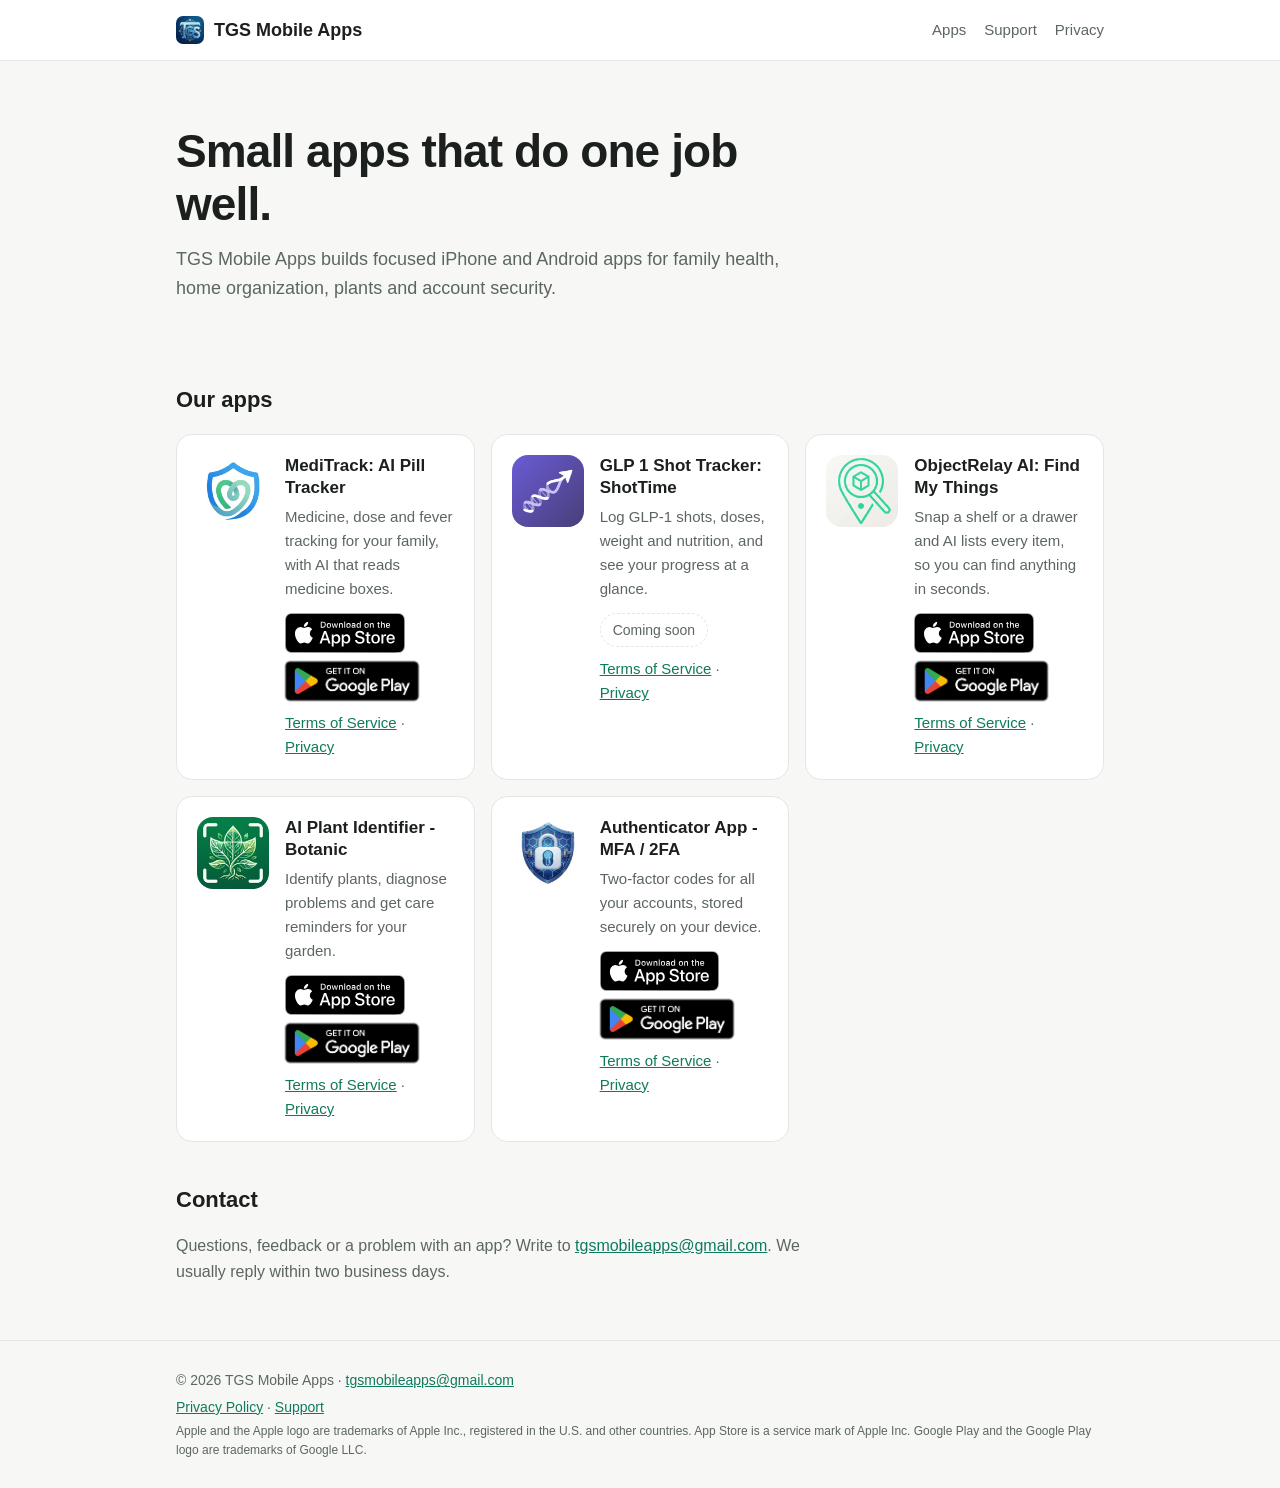
<file: index.html>
<!DOCTYPE html>
<html lang="en">
<head>
<meta charset="UTF-8">
<meta name="viewport" content="width=device-width, initial-scale=1">
<title>TGS Mobile Apps</title>
<meta name="description" content="Small, useful mobile apps for health, home and security.">
<link rel="stylesheet" href="assets/site.css?v=0351285d">
<link rel="icon" type="image/png" sizes="32x32" href="assets/brand/favicon-32.png">
<link rel="icon" type="image/png" sizes="16x16" href="assets/brand/favicon-16.png">
<link rel="apple-touch-icon" href="assets/brand/apple-touch-icon.png">
</head>
<body>
<header class="top"><div class="wrap">
  <a class="brand" href="index.html"><img src="assets/brand/apple-touch-icon.png" alt="" width="28" height="28">TGS Mobile Apps</a>
  <nav><a href="index.html#apps">Apps</a><a href="support.html">Support</a><a href="privacy-policy.html">Privacy</a></nav>
</div></header>
<main>
<section class="hero"><div class="wrap">
  <h1>Small apps that do one job well.</h1>
  <p>TGS Mobile Apps builds focused iPhone and Android apps for family health, home organization, plants and account security.</p>
</div></section>
<section class="wrap" id="apps">
  <h2>Our apps</h2>
  <div class="grid">
  <article class="card">
    <img src="assets/icons/meditrack.jpg" alt="" width="72" height="72">
    <div>
      <h3>MediTrack: AI Pill Tracker</h3>
      <p>Medicine, dose and fever tracking for your family, with AI that reads medicine boxes.</p>
      <div class="links"><a class="badge" href="https://apps.apple.com/app/id6761290878"><img src="assets/badges/app-store.svg" alt="Download on the App Store" width="120" height="40"></a><a class="badge badge-play" href="https://play.google.com/store/apps/details?id=com.tgsmobileapps.meditrack"><img src="assets/badges/google-play.png" alt="Get it on Google Play" width="155" height="60"></a></div>
      <p class="small"><a href="terms/meditrack.html">Terms of Service</a> · <a href="privacy-policy.html">Privacy</a></p>
    </div>
  </article>
  <article class="card">
    <img src="assets/icons/shottime.jpg" alt="" width="72" height="72">
    <div>
      <h3>GLP 1 Shot Tracker: ShotTime</h3>
      <p>Log GLP-1 shots, doses, weight and nutrition, and see your progress at a glance.</p>
      <div class="links"><span class="soon">Coming soon</span></div>
      <p class="small"><a href="terms/shottime.html">Terms of Service</a> · <a href="privacy-policy.html">Privacy</a></p>
    </div>
  </article>
  <article class="card">
    <img src="assets/icons/objectrelay.jpg" alt="" width="72" height="72">
    <div>
      <h3>ObjectRelay AI: Find My Things</h3>
      <p>Snap a shelf or a drawer and AI lists every item, so you can find anything in seconds.</p>
      <div class="links"><a class="badge" href="https://apps.apple.com/app/id6762591217"><img src="assets/badges/app-store.svg" alt="Download on the App Store" width="120" height="40"></a><a class="badge badge-play" href="https://play.google.com/store/apps/details?id=com.tgsmobileapps.object.relay"><img src="assets/badges/google-play.png" alt="Get it on Google Play" width="155" height="60"></a></div>
      <p class="small"><a href="terms/objectrelay.html">Terms of Service</a> · <a href="privacy-policy.html">Privacy</a></p>
    </div>
  </article>
  <article class="card">
    <img src="assets/icons/botanic.jpg" alt="" width="72" height="72">
    <div>
      <h3>AI Plant Identifier - Botanic</h3>
      <p>Identify plants, diagnose problems and get care reminders for your garden.</p>
      <div class="links"><a class="badge" href="https://apps.apple.com/app/id6779547023"><img src="assets/badges/app-store.svg" alt="Download on the App Store" width="120" height="40"></a><a class="badge badge-play" href="https://play.google.com/store/apps/details?id=com.tgsmobileapps.botanic.ai.plant.identifier"><img src="assets/badges/google-play.png" alt="Get it on Google Play" width="155" height="60"></a></div>
      <p class="small"><a href="terms/botanic.html">Terms of Service</a> · <a href="privacy-policy.html">Privacy</a></p>
    </div>
  </article>
  <article class="card">
    <img src="assets/icons/authenticator.jpg" alt="" width="72" height="72">
    <div>
      <h3>Authenticator App - MFA / 2FA</h3>
      <p>Two-factor codes for all your accounts, stored securely on your device.</p>
      <div class="links"><a class="badge" href="https://apps.apple.com/app/id6760597863"><img src="assets/badges/app-store.svg" alt="Download on the App Store" width="120" height="40"></a><a class="badge badge-play" href="https://play.google.com/store/apps/details?id=com.tgsmobileapps.authenticator"><img src="assets/badges/google-play.png" alt="Get it on Google Play" width="155" height="60"></a></div>
      <p class="small"><a href="terms/authenticator.html">Terms of Service</a> · <a href="privacy-policy.html">Privacy</a></p>
    </div>
  </article>
  </div>
</section>
<section class="wrap contact">
  <h2>Contact</h2>
  <p>Questions, feedback or a problem with an app? Write to <a href="mailto:tgsmobileapps@gmail.com">tgsmobileapps@gmail.com</a>. We usually reply within two business days.</p>
</section>
</main>
<footer><div class="wrap">
  <p>© 2026 TGS Mobile Apps · <a href="mailto:tgsmobileapps@gmail.com">tgsmobileapps@gmail.com</a></p>
  <p><a href="privacy-policy.html">Privacy Policy</a> · <a href="support.html">Support</a></p>
  <p class="legal">Apple and the Apple logo are trademarks of Apple Inc., registered in the U.S. and other countries. App Store is a service mark of Apple Inc. Google Play and the Google Play logo are trademarks of Google LLC.</p>
</div></footer>
</body>
</html>
</file>
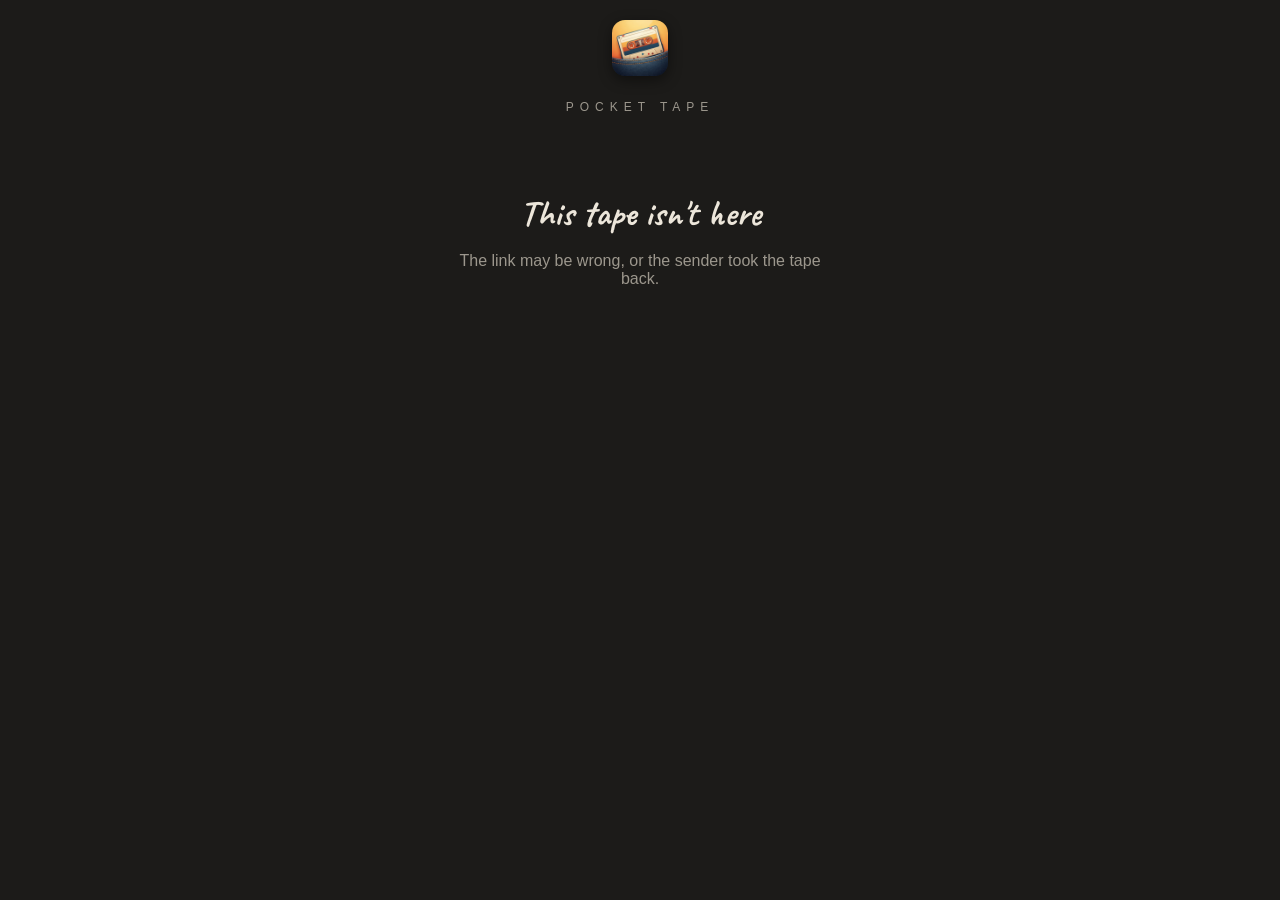
<file: t/index.html>
<!doctype html>
<html lang="en">
<head>
<meta charset="utf-8">
<meta name="viewport" content="width=device-width, initial-scale=1, viewport-fit=cover">
<title>A tape for you · Pocket Tape</title>
<meta name="description" content="Someone recorded you a tape. Press play, or spin the reels with your finger.">
<meta name="robots" content="noindex">
<link rel="icon" type="image/png" sizes="32x32" href="img/favicon-32.png">
<link rel="apple-touch-icon" href="img/apple-touch-icon.png">
<meta property="og:title" content="Someone recorded you a tape 📼">
<meta property="og:description" content="Press play, or spin the reels with your finger.">
<link rel="preconnect" href="https://fonts.googleapis.com">
<link rel="preconnect" href="https://fonts.gstatic.com" crossorigin>
<link href="https://fonts.googleapis.com/css2?family=Caveat:wght@600;700&display=swap" rel="stylesheet">
<style>
  :root {
    --zemin: #1c1b19;
    --govde: #2a2825;
    --yazi: #ece6da;
    --soluk: #9c978d;
    --lcd-zemin: #1a1206;
    --lcd: #ffb04a;
    --tus-ust: #d9d4c9;
    --tus-alt: #a9a397;
    --tus-yazi: #2a2825;
    --vurgu: #ee8f2a;
  }
  * { box-sizing: border-box; -webkit-tap-highlight-color: transparent; }
  html, body { margin: 0; background: var(--zemin); color: var(--yazi); font-family: -apple-system, BlinkMacSystemFont, "Segoe UI", Roboto, sans-serif; }
  body { min-height: 100svh; display: flex; justify-content: center; }
  main { width: 100%; max-width: 460px; padding: max(16px, env(safe-area-inset-top)) 16px max(24px, env(safe-area-inset-bottom)); display: flex; flex-direction: column; gap: 16px; }
  .marka { display: flex; justify-content: center; margin-top: 4px; }
  .marka img { width: 56px; height: 56px; border-radius: 13px; box-shadow: 0 4px 14px rgba(0,0,0,.45); }
  .ust { text-align: center; color: var(--soluk); letter-spacing: 6px; font-size: 12px; margin-top: 8px; }
  .ust.ad { font-family: Caveat, cursive; font-weight: 700; font-size: 32px; letter-spacing: 0; color: var(--yazi); margin-top: 0; line-height: 1.1; overflow-wrap: anywhere; }
  .lcd { background: linear-gradient(var(--lcd-zemin), #241809); border-radius: 8px; padding: 10px 14px; font-family: Menlo, ui-monospace, monospace; color: var(--lcd); text-shadow: 0 0 6px rgba(255,176,74,.55); box-shadow: inset 0 0 0 5px rgba(0,0,0,.45); }
  .lcd .satir { display: flex; justify-content: space-between; align-items: baseline; gap: 8px; }
  .lcd .kucuk { font-size: 11px; letter-spacing: 1.5px; white-space: nowrap; overflow: hidden; text-overflow: ellipsis; }
  .lcd .sayac { font-size: 22px; }
  .lcd .rec { color: #ff4a3d; }
  .kaset-kutu { position: relative; touch-action: none; user-select: none; -webkit-user-select: none; }
  canvas { width: 100%; display: block; }
  .ipucu { text-align: center; color: var(--soluk); font-size: 13px; min-height: 18px; }
  .taraflar { display: flex; gap: 8px; justify-content: center; }
  .taraflar button { font: 600 13px/1 Menlo, ui-monospace, monospace; letter-spacing: 2px; padding: 9px 16px; border-radius: 6px; border: 1px solid #4a4741; background: transparent; color: var(--soluk); }
  .taraflar button[aria-pressed="true"] { background: var(--lcd-zemin); color: var(--lcd); border-color: var(--lcd); }
  .taraflar button:disabled { opacity: .3; }
  .tuslar { display: grid; grid-template-columns: repeat(4, 1fr); gap: 8px; padding: 8px; background: rgba(0,0,0,.28); border-radius: 10px; }
  .tus { height: 70px; border: 0; border-radius: 6px; background: linear-gradient(var(--tus-ust), var(--tus-alt)); color: var(--tus-yazi); box-shadow: 0 6px 0 rgba(0,0,0,.55); display: flex; flex-direction: column; align-items: center; justify-content: center; gap: 4px; font-size: 20px; transition: transform 70ms, box-shadow 70ms; }
  .tus small { font-size: 10px; letter-spacing: 1.5px; opacity: .8; }
  .tus[aria-pressed="true"] { transform: translateY(6px); box-shadow: none; background: linear-gradient(#8e8a82, #b9b4aa); }
  .parcalar { background: var(--govde); border-radius: 10px; padding: 6px 14px; }
  .parcalar h2 { font: 600 12px/1 Menlo, ui-monospace, monospace; letter-spacing: 2px; color: var(--soluk); margin: 10px 0 4px; }
  .parca { display: flex; align-items: center; gap: 12px; padding: 10px 0; border-top: 1px solid rgba(255,255,255,.06); background: none; border-left: 0; border-right: 0; border-bottom: 0; width: 100%; color: inherit; text-align: left; font: inherit; }
  .parca:first-of-type { border-top: 0; }
  .parca .no { font: 18px Menlo, ui-monospace, monospace; color: var(--lcd); width: 28px; }
  .parca .ne { flex: 1; font-size: 14px; }
  .parca .ne small { display: block; color: var(--soluk); font-size: 12px; }
  .parca .sure { font: 13px Menlo, ui-monospace, monospace; color: var(--soluk); }
  .cta { display: block; text-align: center; text-decoration: none; background: var(--vurgu); color: #1c1b19; font-weight: 700; font-size: 17px; padding: 16px; border-radius: 12px; }
  .cta.ac { background: transparent; color: var(--vurgu); border: 1.5px solid var(--vurgu); }
  .cta-alt { text-align: center; color: var(--soluk); font-size: 13px; margin-top: -8px; }
  .alt { display: flex; justify-content: center; gap: 18px; font-size: 12px; }
  .alt a, .alt button { color: var(--soluk); background: none; border: 0; font: inherit; text-decoration: underline; padding: 4px; cursor: pointer; }
  .rapor { background: var(--govde); border-radius: 10px; padding: 14px; display: none; flex-direction: column; gap: 10px; }
  .rapor.acik { display: flex; }
  .rapor textarea { width: 100%; min-height: 80px; border-radius: 8px; border: 1px solid #4a4741; background: #1c1b19; color: var(--yazi); padding: 10px; font: inherit; }
  .rapor .dugmeler { display: flex; gap: 8px; justify-content: flex-end; }
  .rapor button { padding: 9px 14px; border-radius: 8px; border: 1px solid #4a4741; background: transparent; color: var(--yazi); font: inherit; }
  .rapor button.gonder { background: #e5574d; border-color: #e5574d; color: #fff; }
  .kilit { text-align: center; background: var(--govde); border-radius: 12px; padding: 18px 14px; }
  .kilit h2 { font-family: Caveat, cursive; font-size: 30px; margin: 0 0 4px; color: var(--yazi); }
  .kilit p { margin: 0; color: var(--soluk); font-size: 14px; }
  .kilit .geri-sayim { font: 26px Menlo, ui-monospace, monospace; color: var(--lcd); text-shadow: 0 0 6px rgba(255,176,74,.55); margin: 12px 0 2px; letter-spacing: 1px; }
  .durum-mesaj { text-align: center; padding: 60px 16px; color: var(--soluk); }
  .durum-mesaj h1 { font-family: Caveat, cursive; color: var(--yazi); font-size: 36px; margin: 0 0 8px; }
  [hidden] { display: none !important; }
</style>
</head>
<body>
<main>
  <div class="marka"><img src="img/pocket-tape-128.png" alt="Pocket Tape" width="56" height="56"></div>
  <div class="ust" id="ust">POCKET TAPE</div>

  <section id="yukleniyor" class="durum-mesaj"><h1>Rewinding…</h1><p>Getting your tape ready.</p></section>
  <section id="davet" class="durum-mesaj" hidden>
    <h1 id="davet-baslik">You're invited to a mixtape</h1>
    <p id="davet-metin">Add your own track in Pocket Tape. Up to 5 minutes.</p>
    <div style="display:flex;flex-direction:column;gap:12px;margin-top:22px">
      <a class="cta ac" id="davet-ac" href="#">Add my track in Pocket Tape</a>
      <a class="cta" id="davet-al" href="get.html">Get Pocket Tape</a>
    </div>
  </section>
  <section id="davet-kapali" class="durum-mesaj" hidden><h1>This mixtape is closed</h1><p>The invite has ended, or the tape was already sent.</p></section>
  <section id="yok" class="durum-mesaj" hidden><h1>This tape isn't here</h1><p>The link may be wrong, or the sender took the tape back.</p></section>

  <section id="oynatici" hidden style="display:flex;flex-direction:column;gap:16px">
    <div class="lcd" role="status" aria-live="off">
      <div class="satir">
        <span class="kucuk" id="lcd-durum">● A SIDE &nbsp; READY</span>
        <span class="sayac" id="lcd-sayac">00:00</span>
      </div>
      <div class="satir"><span class="kucuk" id="lcd-baslik"></span><span class="kucuk" id="lcd-parca"></span></div>
    </div>

    <div class="kaset-kutu" id="kaset-kutu">
      <canvas id="kaset" aria-label="Cassette. Spin a reel with your finger to wind the tape."></canvas>
    </div>
    <div class="kilit" id="kilit" hidden>
      <h2>🔒 Sealed until <span id="kilit-gun"></span></h2>
      <div class="geri-sayim" id="geri-sayim">--</div>
      <p>This tape is a time capsule. Come back when the countdown ends.</p>
    </div>
    <div class="ipucu" id="ipucu">Press play, or spin a reel with your finger</div>

    <div class="taraflar">
      <button id="taraf-A" aria-pressed="true">SIDE A</button>
      <button id="taraf-B" aria-pressed="false">SIDE B</button>
      <button id="hiz" aria-pressed="false" aria-label="Playback speed">1×</button>
    </div>

    <div class="tuslar">
      <button class="tus" id="tus-geri" aria-label="Rewind">◀◀<small>REW</small></button>
      <button class="tus" id="tus-cal" aria-label="Play">▶<small>PLAY</small></button>
      <button class="tus" id="tus-dur" aria-label="Stop">■<small>STOP</small></button>
      <button class="tus" id="tus-ileri" aria-label="Fast forward">▶▶<small>FF</small></button>
    </div>

    <div class="parcalar" id="parcalar"></div>

    <a class="cta ac" id="ac" href="#" hidden>Open in Pocket Tape</a>
    <a class="cta" id="cta" href="get.html">Record a tape back</a>
    <div class="cta-alt">Download Pocket Tape and send one back.</div>

    <div class="rapor" id="rapor">
      <strong>Report this tape</strong>
      <span style="color:var(--soluk);font-size:13px">Tell us what's wrong. We review every report.</span>
      <textarea id="rapor-metin" maxlength="500" placeholder="What's the problem?"></textarea>
      <div class="dugmeler">
        <button id="rapor-vazgec">Cancel</button>
        <button class="gonder" id="rapor-gonder">Send report</button>
      </div>
    </div>
    <div class="alt">
      <button id="rapor-ac">Report this tape</button>
      <a href="https://tgsmobileapps.store/privacy-policy.html">Privacy</a>
      <a href="https://tgsmobileapps.store/terms/pockettape.html">Terms</a>
    </div>
  </section>
</main>

<script>
(() => {
  "use strict";
  // Firebase (tarayıcı anahtarı yalnız bu siteden ve yalnız giriş/Firestore/Storage için geçerli)
  const ANAHTAR = "AIzaSyCwv5R394_Ys2ybELeIbqOB1QE17cgw2hM";
  const PROJE = "pocket-tape-tgs";
  const KOVA = "pocket-tape-tgs.firebasestorage.app";
  const BELGE = `https://firestore.googleapis.com/v1/projects/${PROJE}/databases/(default)/documents`;

  const id = decodeURIComponent((location.hash || "").replace(/^#/, "")).replace(/[^A-Za-z0-9]/g, "");
  const $ = (s) => document.getElementById(s);

  // ------------------------------------------------------------ stiller (uygulamayla aynı)
  const STILLER = {
    classic: { govde: "#232323", etiket: "#F3EFE6", serit: ["#5B8FC7", "#E2622E", "#EE8F2A", "#F2C230"], yazi: "#1E3A6E" },
    white: { govde: "#F1F0EC", etiket: "#FFFFFF", serit: ["#111111", "#D93A2E"], yazi: "#111111" },
    clear: { govde: "rgba(191,198,204,.42)", etiket: "#F7F7F2", serit: ["#2B2B2B"], yazi: "#1E3A6E", seffaf: true },
    red: { govde: "#D7262E", etiket: "#FFF6EC", serit: ["#7A0E14"], yazi: "#7A0E14" },
    yellow: { govde: "#F4D020", etiket: "#FFFDF2", serit: ["#1A1A1A"], yazi: "#1A1A1A" },
    pink: { govde: "#F2A3C8", etiket: "#FFF7FB", serit: ["#D9327F"], yazi: "#D9327F" },
    sky: { govde: "#A9D3F2", etiket: "#FFFFFF", serit: ["#1F5FA6", "#6FB4E8"], yazi: "#1F5FA6" },
    gold: { govde: "#C9A54A", govde2: "#8E6E22", etiket: "#1B1B1B", serit: ["#C9A54A"], yazi: "#E9CF86" },
    holo: { govde: "#B9B4D8", etiket: "#FFFFFF", serit: [], yazi: "#3B2F8A", holo: true },
  };

  // ------------------------------------------------------------ durum
  let mektup = null;          // { etiket, stil, bant, taraflar: {A: {sure, parcalar}}, olusturma }
  let taraf = "A";
  let bant = 300;             // kasetteki bant, sn
  let konum = 0;              // bandın konumu, sn
  let hiz = 0;                // sn/sn, + ileri
  let mod = "dur";            // dur | cal | ileri | geri | sar | kay
  let solAci = 0, sagAci = 0;
  const GOBEK = 26, AZAMI = 62, PIKSEL = 38;

  // ------------------------------------------------------------ ses
  let ctx = null, cikis = null, cizirti = null, cizirtiKazanc = null;
  const sesler = {};          // taraf → { ileri: AudioBuffer, geri: AudioBuffer, sure }
  let kaynak = null, kaynakYon = 0;
  let calmaHizi = 1;
  function hizliDurdur() { Object.values(sesler).forEach((x) => { if (!x.el.paused) x.el.pause(); }); }

  function sesiHazirla() {
    if (ctx) return;
    ctx = new (window.AudioContext || window.webkitAudioContext)();
    // Eski hoparlör: tizleri kıs
    const suzgec = ctx.createBiquadFilter();
    suzgec.type = "lowpass"; suzgec.frequency.value = 4200; suzgec.Q.value = 0.7;
    suzgec.connect(ctx.destination);
    cikis = ctx.createGain(); cikis.connect(suzgec);
    // Cızırtı: döngülü gürültü, bant hareket ettikçe duyulur
    const g = ctx.createBuffer(1, ctx.sampleRate * 2, ctx.sampleRate);
    const d = g.getChannelData(0);
    for (let i = 0; i < d.length; i++) d[i] = (Math.random() * 2 - 1) * 0.5;
    cizirti = ctx.createBufferSource(); cizirti.buffer = g; cizirti.loop = true;
    cizirtiKazanc = ctx.createGain(); cizirtiKazanc.gain.value = 0;
    cizirti.connect(cizirtiKazanc).connect(suzgec); cizirti.start();
    efektleriYukle();
  }

  // Uygulamadaki mekanik sesler: sarma motoru, bant cızırtısı, tuş, bant sonu.
  const efekt = {};
  let motor = null, motorKazanc = null, kayitCizirti = null;
  async function efektleriYukle() {
    await Promise.all(["motor", "cizirti", "tus", "klak"].map(async (a) => {
      try {
        const r = await fetch(`ses/${a}.wav`);
        efekt[a] = await new Promise(async (ok, hata) => ctx.decodeAudioData(await r.arrayBuffer(), ok, hata));
      } catch (e) { console.warn("efekt", a, e); }
    }));
    const dongu = (buf) => {
      const k = ctx.createBufferSource(); k.buffer = buf; k.loop = true;
      const g = ctx.createGain(); g.gain.value = 0;
      k.connect(g).connect(ctx.destination); k.start();
      return [k, g];
    };
    if (efekt.motor) [motor, motorKazanc] = dongu(efekt.motor);
    if (efekt.cizirti) { cizirtiKazanc.gain.value = 0; [, kayitCizirti] = dongu(efekt.cizirti); }
  }
  function efektCal(a, ses = 1) {
    if (!ctx || !efekt[a]) return;
    const k = ctx.createBufferSource(); k.buffer = efekt[a];
    const g = ctx.createGain(); g.gain.value = ses;
    k.connect(g).connect(ctx.destination); k.start();
  }

  async function tarafSesi(t) {
    if (sesler[t]) return sesler[t];
    const yol = encodeURIComponent(`mektuplar/${id}/${t}.m4a`);
    const yanit = await fetch(`https://firebasestorage.googleapis.com/v0/b/${KOVA}/o/${yol}?alt=media`);
    if (!yanit.ok) throw new Error("ses " + yanit.status);
    const ham = await yanit.arrayBuffer();
    // Hızlı çalma için aynı ses, perdesi korunarak (HTML audio).
    const el = new Audio(URL.createObjectURL(new Blob([ham.slice(0)], { type: "audio/mp4" })));
    el.preload = "auto"; el.preservesPitch = true; el.mozPreservesPitch = true; el.webkitPreservesPitch = true;
    sesiHazirla();
    const ileri = await new Promise((ok, hata) => ctx.decodeAudioData(ham, ok, hata));
    // Geri sarma sesi için ters kopya
    const geri = ctx.createBuffer(ileri.numberOfChannels, ileri.length, ileri.sampleRate);
    for (let k = 0; k < ileri.numberOfChannels; k++) {
      const a = ileri.getChannelData(k), b = geri.getChannelData(k);
      for (let i = 0, n = a.length; i < n; i++) b[i] = a[n - 1 - i];
    }
    sesler[t] = { ileri, geri, sure: ileri.duration, el };
    return sesler[t];
  }

  function kaynagiDurdur() {
    if (kaynak) { try { kaynak.stop(); } catch (_) {} kaynak.disconnect(); kaynak = null; kaynakYon = 0; }
  }

  // Bant hızı/yönü ve konuma göre sesi sürdür (uygulamadaki mantığın aynısı).
  let kaynakKonum = 0;
  function sesiGuncelle(dt) {
    if (!ctx) return;
    const s = sesler[taraf];
    const hareket = Math.abs(hiz) > 0.06;
    const kayitli = s && konum < s.sure - 0.02;
    const v = Math.min(Math.abs(hiz), 8), sarma = mod !== "cal" && hareket, t0 = ctx.currentTime;
    if (kayitCizirti) kayitCizirti.gain.setTargetAtTime(hareket ? 0.05 + 0.02 * v : 0, t0, 0.03);
    else cizirtiKazanc.gain.setTargetAtTime(hareket ? 0.012 + 0.006 * v : 0, t0, 0.03);
    if (motor) {
      motorKazanc.gain.setTargetAtTime(sarma ? Math.min(0.35, 0.05 * Math.abs(hiz)) : 0, t0, 0.03);
      if (sarma) motor.playbackRate.setTargetAtTime(0.7 + 0.08 * v, t0, 0.05);
    }
    if (!hareket || !kayitli) { kaynagiDurdur(); hizliDurdur(); return; }
    // 1,5× / 2× normal çalma: perdesi korunan HTML audio çalar.
    if (mod === "cal" && calmaHizi !== 1 && s.el) {
      kaynagiDurdur();
      const el = s.el;
      el.playbackRate = calmaHizi;
      if (Math.abs(el.currentTime - konum) > 0.3) el.currentTime = konum;
      if (el.paused) el.play().catch(() => {});
      return;
    }
    hizliDurdur();
    const yon = hiz > 0 ? 1 : -1;
    const oran = Math.min(Math.max(Math.abs(hiz), 0.05), 12);
    if (kaynak && kaynakYon === yon) {
      kaynakKonum += yon * oran * dt;
      if (Math.abs(kaynakKonum - konum) < (mod === "sar" ? 0.3 : 0.15)) {
        kaynak.playbackRate.setTargetAtTime(oran, ctx.currentTime, 0.02);
        cikis.gain.value = mod === "cal" ? 1 : 0.55;
        return;
      }
    }
    kaynagiDurdur();
    kaynak = ctx.createBufferSource();
    kaynak.buffer = yon > 0 ? s.ileri : s.geri;
    kaynak.playbackRate.value = oran;
    kaynak.connect(cikis);
    kaynak.start(0, yon > 0 ? konum : Math.max(0, s.sure - konum));
    kaynakYon = yon; kaynakKonum = konum;
  }

  // ------------------------------------------------------------ çizim
  const tuval = $("kaset"), c = tuval.getContext("2d");
  function boyutla() {
    const w = tuval.clientWidth, oran = window.devicePixelRatio || 1;
    tuval.width = Math.round(w * oran); tuval.height = Math.round(w / 1.58 * oran);
    tuval.style.height = (w / 1.58) + "px";
  }
  const yaricap = (b) => Math.sqrt(GOBEK * GOBEK + (AZAMI * AZAMI - GOBEK * GOBEK) * Math.min(Math.max(b / bant, 0), 1));

  function rr(x, y, w, h, r) { c.beginPath(); c.roundRect(x, y, w, h, r); }
  function ciz() {
    const W = tuval.width, H = tuval.height, o = W / 360;
    const st = STILLER[mektup?.stil] || STILLER.classic;
    c.clearRect(0, 0, W, H);
    const solM = [W * 0.31, H * 0.47], sagM = [W * 0.69, H * 0.47];
    // gövde
    rr(0, 0, W, H, 12 * o);
    if (st.holo) { const g = c.createLinearGradient(0, 0, W, H); ["#F6B8D4", "#B8E4F4", "#C8F2C0", "#F7EFA6", "#D2B8F5", "#F6B8D4"].forEach((r, i, a) => g.addColorStop(i / (a.length - 1), r)); c.fillStyle = g; }
    else if (st.govde2) { const g = c.createLinearGradient(0, 0, W, H); [st.govde, st.govde2, st.govde, st.govde2, st.govde].forEach((r, i) => g.addColorStop(i / 4, r)); c.fillStyle = g; }
    else c.fillStyle = st.govde;
    c.fill();
    // etiket
    const ex = W * 0.06, ey = H * 0.065, ew = W * 0.88, eh = H * 0.60;
    c.save(); rr(ex, ey, ew, eh, 6 * o); c.clip();
    c.fillStyle = st.etiket; c.fillRect(ex, ey, ew, eh);
    if (st.serit.length) { const y0 = H * 0.33, adim = (ey + eh - y0) / st.serit.length; st.serit.forEach((r, i) => { c.fillStyle = r; c.fillRect(ex, y0 + i * adim, ew, adim + 0.5); }); }
    c.restore();
    const koyu = st.etiket === "#1B1B1B" ? "#E9E4D8" : "#222";
    // A kutusu
    const ak = H * 0.15; c.strokeStyle = koyu; c.lineWidth = 1.3 * o; c.strokeRect(W * 0.09, H * 0.10, ak, ak);
    c.fillStyle = koyu; c.textAlign = "center"; c.textBaseline = "middle";
    c.font = `800 ${19 * o}px -apple-system, sans-serif`; c.fillText(taraf, W * 0.09 + ak / 2, H * 0.10 + ak / 2);
    c.font = `${5.5 * o}px -apple-system, sans-serif`; c.fillText("SIDE", W * 0.09 + ak / 2, H * 0.10 + ak + 5 * o);
    // tip kutusu
    c.strokeRect(W * 0.80, H * 0.10, W * 0.105, H * 0.12);
    c.font = `800 ${10 * o}px -apple-system, sans-serif`; c.fillText("C10", W * 0.80 + W * 0.0525, H * 0.16);
    // başlık çizgileri + el yazısı başlık
    c.strokeStyle = "rgba(34,34,34,.28)"; c.lineWidth = 0.9 * o;
    [H * 0.195, H * 0.28].forEach((y) => { c.beginPath(); c.moveTo(W * 0.215, y); c.lineTo(W * 0.77, y); c.stroke(); });
    c.textAlign = "left"; c.textBaseline = "alphabetic"; c.fillStyle = st.yazi;
    c.font = `700 ${25 * o}px Caveat, cursive`;
    let baslik = mektup?.etiket || "A tape for you";
    while (c.measureText(baslik).width > W * 0.54 && baslik.length > 1) baslik = baslik.slice(0, -2) + "…";
    c.fillText(baslik, W * 0.215 + 2 * o, H * 0.195 - 4 * o);
    // pencere + bant paketleri + makaralar
    rr(W / 2 - W * 0.31, H * 0.47 - H * 0.15, W * 0.62, H * 0.30, 10 * o); c.fillStyle = "#15130F"; c.fill();
    c.save(); c.clip();
    [[solM, yaricap(bant - konum)], [sagM, yaricap(konum)]].forEach(([m, r]) => {
      c.beginPath(); c.arc(m[0], m[1], r * o, 0, Math.PI * 2); c.fillStyle = "#4A2A17"; c.fill();
      c.strokeStyle = "#5B3620"; c.lineWidth = 0.8;
      for (let k = GOBEK + 4; k < r; k += 4) { c.beginPath(); c.arc(m[0], m[1], k * o, 0, Math.PI * 2); c.stroke(); }
    });
    c.restore();
    makara(solM, solAci, o); makara(sagM, sagAci, o);
    // alt yamuk + delikler
    c.beginPath(); c.moveTo(W * 0.20, H); c.lineTo(W * 0.26, H * 0.79); c.lineTo(W * 0.74, H * 0.79); c.lineTo(W * 0.80, H); c.closePath();
    c.fillStyle = "rgba(0,0,0,.22)"; c.fill();
    c.fillStyle = "rgba(0,0,0,.75)"; [0.35, 0.65].forEach((x) => { c.beginPath(); c.arc(W * x, H * 0.90, 4.5 * o, 0, Math.PI * 2); c.fill(); });
  }
  function makara(m, aci, o) {
    c.save(); c.translate(m[0], m[1]); c.rotate(aci);
    c.beginPath(); c.arc(0, 0, GOBEK * o, 0, Math.PI * 2); c.fillStyle = "#F2EEE6"; c.fill();
    c.beginPath(); c.arc(0, 0, 13 * o, 0, Math.PI * 2); c.fillStyle = "#15130F"; c.fill();
    c.fillStyle = "#F2EEE6";
    for (let i = 0; i < 6; i++) { c.save(); c.rotate(i * Math.PI / 3); c.fillRect(-2.25 * o, -14.5 * o, 4.5 * o, 7 * o); c.restore(); }
    c.beginPath(); c.arc(0, -(GOBEK - 6) * o, 3 * o, 0, Math.PI * 2); c.fillStyle = "#D9542B"; c.fill();
    c.restore();
  }

  // ------------------------------------------------------------ döngü
  const mmss = (s) => { s = Math.max(0, Math.round(s)); return String(Math.floor(s / 60)).padStart(2, "0") + ":" + String(s % 60).padStart(2, "0"); };
  const parcalar = () => mektup?.taraflar?.[taraf]?.parcalar || [];
  let onceki = performance.now();
  function tik(simdi) {
    const dt = Math.min((simdi - onceki) / 1000, 0.05); onceki = simdi;
    if (mod === "cal") hiz = calmaHizi;
    else if (mod === "ileri") hiz = 8;
    else if (mod === "geri") hiz = -8;
    else if (mod === "kay") { hiz *= Math.exp(-dt * 2.2); if (Math.abs(hiz) < 0.08) mod = "dur"; }
    else if (mod === "sar") hiz *= Math.exp(-dt * 10);
    else hiz = 0;
    if (mod !== "sar") konum += hiz * dt;
    if (konum >= bant) { konum = bant; if (hiz > 0) { if (mod !== "sar") bitti(); hiz = 0; } }
    if (konum <= 0) { konum = 0; if (hiz < 0) { if (mod !== "sar") bitti(); hiz = 0; } }
    const ds = hiz * dt * PIKSEL;
    solAci += ds / yaricap(bant - konum); sagAci += ds / yaricap(konum);
    sesiGuncelle(dt);
    lcd();
    ciz();
    requestAnimationFrame(tik);
  }
  function bitti() { if (mod !== "dur") efektCal("klak"); mod = "dur"; hiz = 0; tuslariGoster(); }

  function lcd() {
    const durum = { dur: konum >= bant - 0.05 ? "END" : "READY", cal: "PLAY", ileri: "FF", geri: "REW", sar: "SPIN", kay: "SPIN" }[mod];
    $("lcd-durum").textContent = kilitli ? "● SEALED" : `● ${taraf} SIDE   ${durum}`;
    $("lcd-sayac").textContent = mmss(konum);
    const p = parcalar(); const no = p.findIndex((x) => konum >= x.bas - 0.05 && konum < x.son);
    $("lcd-parca").textContent = p.length ? `${no < 0 ? "--" : String(no + 1).padStart(2, "0")}/${String(p.length).padStart(2, "0")}` : "";
  }

  // ------------------------------------------------------------ tuşlar
  async function tus(yeni) {
    if (kilitli) return;
    sesiHazirla();
    if (ctx.state === "suspended") await ctx.resume();
    try { await tarafSesi(taraf); } catch (e) { console.warn(e); }
    mod = mod === yeni ? "dur" : yeni;
    // iOS Safari HTML audio'yu yalnız dokunuşla başlatır.
    if (mod === "cal" && calmaHizi !== 1) { const el = sesler[taraf]?.el; if (el) { el.currentTime = konum; el.playbackRate = calmaHizi; el.play().catch(() => {}); } }
    efektCal("tus", 0.8);
    if (navigator.vibrate) navigator.vibrate(8);
    tuslariGoster();
  }
  function tuslariGoster() {
    [["tus-cal", "cal"], ["tus-ileri", "ileri"], ["tus-geri", "geri"]].forEach(([d, m]) => $(d).setAttribute("aria-pressed", String(mod === m)));
  }
  $("tus-cal").onclick = () => tus("cal");
  $("tus-ileri").onclick = () => tus("ileri");
  $("tus-geri").onclick = () => tus("geri");
  $("tus-dur").onclick = () => { if (mod !== "dur") efektCal("tus", 0.8); mod = "dur"; tuslariGoster(); };

  async function tarafSec(t) {
    if (!mektup?.taraflar?.[t] || t === taraf) return;
    // Aynı bant, ters yön: A'da t saniyedeysen B'de bant − t
    taraf = t; konum = bant - konum; mod = "dur"; kaynagiDurdur();
    [solAci, sagAci] = [sagAci, solAci];
    $("taraf-A").setAttribute("aria-pressed", String(t === "A"));
    $("taraf-B").setAttribute("aria-pressed", String(t === "B"));
    parcaListesi(); tuslariGoster();
    try { await tarafSesi(t); } catch (e) { console.warn(e); }
  }
  $("hiz").onclick = () => {
    calmaHizi = calmaHizi === 1 ? 1.5 : calmaHizi === 1.5 ? 2 : 1;
    $("hiz").textContent = `${calmaHizi}×`;
    $("hiz").setAttribute("aria-pressed", String(calmaHizi !== 1));
    if (mod === "cal" && calmaHizi !== 1) { const el = sesler[taraf]?.el; if (el) { el.currentTime = konum; el.playbackRate = calmaHizi; el.play().catch(() => {}); } }
    efektCal("tus", 0.8);
  };
  $("taraf-A").onclick = () => tarafSec("A");
  $("taraf-B").onclick = () => tarafSec("B");

  // ------------------------------------------------------------ parmakla sarma
  let merkez = null, sonAci = 0, solMakara = true, ornekler = [], sonZaman = 0, uctaVurdu = false;
  const kutu = $("kaset-kutu");
  kutu.addEventListener("pointerdown", async (e) => {
    if (kilitli) return;
    sesiHazirla(); if (ctx.state === "suspended") ctx.resume();
    tarafSesi(taraf).catch(() => {});
    const r = tuval.getBoundingClientRect(), x = e.clientX - r.left, y = e.clientY - r.top;
    const sol = [r.width * 0.31, r.height * 0.47], sag = [r.width * 0.69, r.height * 0.47];
    solMakara = Math.hypot(x - sol[0], y - sol[1]) < Math.hypot(x - sag[0], y - sag[1]);
    merkez = solMakara ? sol : sag; sonAci = Math.atan2(y - merkez[1], x - merkez[0]);
    ornekler = []; sonZaman = e.timeStamp; mod = "sar"; tuslariGoster();
    kutu.setPointerCapture(e.pointerId);
  });
  kutu.addEventListener("pointermove", (e) => {
    if (!merkez) return;
    const r = tuval.getBoundingClientRect(), x = e.clientX - r.left, y = e.clientY - r.top;
    const aci = Math.atan2(y - merkez[1], x - merkez[0]);
    let da = aci - sonAci; if (da > Math.PI) da -= 2 * Math.PI; if (da < -Math.PI) da += 2 * Math.PI; sonAci = aci;
    const olcek = r.width / 360;
    const ry = yaricap(solMakara ? bant - konum : konum);
    const dk = da * ry / PIKSEL * (olcek / olcek);
    const dt = Math.min(Math.max((e.timeStamp - sonZaman) / 1000, 1 / 240), 0.1); sonZaman = e.timeStamp;
    const yeni = konum + dk;
    if (yeni <= 0 || yeni >= bant) {
      // Bant ucu: makara daha dönmez, bir kez "klak".
      konum = yeni <= 0 ? 0 : bant; hiz = 0; ornekler = [];
      if (!uctaVurdu) { uctaVurdu = true; efektCal("klak"); if (navigator.vibrate) navigator.vibrate(15); }
      return;
    }
    uctaVurdu = false;
    konum = yeni;
    ornekler.push(dk / dt); if (ornekler.length > 5) ornekler.shift();
    hiz = ornekler.reduce((a, b) => a + b, 0) / ornekler.length;
  });
  const birak = () => { if (!merkez) return; merkez = null; mod = Math.abs(hiz) > 0.3 ? "kay" : "dur"; };
  kutu.addEventListener("pointerup", birak); kutu.addEventListener("pointercancel", birak);

  // ------------------------------------------------------------ parça listesi
  function parcaListesi() {
    const p = parcalar(), kap = $("parcalar");
    kap.innerHTML = "";
    const h = document.createElement("h2"); h.textContent = `SIDE ${taraf} · TRACKS`; kap.appendChild(h);
    const bicim = new Intl.DateTimeFormat(undefined, { month: "short", day: "numeric", hour: "numeric", minute: "2-digit" });
    p.forEach((x, i) => {
      const b = document.createElement("button"); b.className = "parca";
      b.innerHTML = `<span class="no"></span><span class="ne"><span class="tarih"></span><small></small></span><span class="sure"></span>`;
      b.querySelector(".no").textContent = String(i + 1).padStart(2, "0");
      b.querySelector(".tarih").textContent = x.tarih ? bicim.format(x.tarih) : `Track ${i + 1}`;
      b.querySelector("small").textContent = `${mmss(x.bas)} → ${mmss(x.son)}`;
      b.querySelector(".sure").textContent = mmss(x.son - x.bas);
      b.onclick = async () => { konum = x.bas; await tus("cal"); if (mod !== "cal") await tus("cal"); };
      kap.appendChild(b);
    });
  }

  // ------------------------------------------------------------ rapor
  $("rapor-ac").onclick = () => { $("rapor").classList.add("acik"); $("rapor-metin").focus(); };
  $("rapor-vazgec").onclick = () => $("rapor").classList.remove("acik");
  $("rapor-gonder").onclick = async () => {
    const neden = $("rapor-metin").value.trim().slice(0, 500) || "(no reason given)";
    $("rapor-gonder").disabled = true;
    try {
      const g = await fetch(`https://identitytoolkit.googleapis.com/v1/accounts:signUp?key=${ANAHTAR}`, { method: "POST", headers: { "Content-Type": "application/json" }, body: JSON.stringify({ returnSecureToken: true }) }).then((r) => r.json());
      const yanit = await fetch(`${BELGE}:commit`, {
        method: "POST",
        headers: { "Content-Type": "application/json", Authorization: `Bearer ${g.idToken}` },
        body: JSON.stringify({ writes: [{
          update: { name: `projects/${PROJE}/databases/(default)/documents/raporlar/${crypto.randomUUID().replace(/-/g, "")}`,
            fields: { mektup: { stringValue: id }, neden: { stringValue: neden }, raporlayan: { stringValue: g.localId } } },
          updateTransforms: [{ fieldPath: "zaman", setToServerValue: "REQUEST_TIME" }],
        }] }),
      });
      if (!yanit.ok) throw new Error(String(yanit.status));
      $("rapor").innerHTML = "<strong>Thanks. We'll take a look.</strong>";
    } catch (e) {
      console.warn(e); $("rapor-gonder").disabled = false; $("rapor-gonder").textContent = "Try again";
    }
  };

  // ------------------------------------------------------------ yükle
  const deger = (v) => {
    if (!v) return null;
    if ("stringValue" in v) return v.stringValue;
    if ("doubleValue" in v) return Number(v.doubleValue);
    if ("integerValue" in v) return Number(v.integerValue);
    if ("timestampValue" in v) return new Date(v.timestampValue);
    if ("mapValue" in v) return Object.fromEntries(Object.entries(v.mapValue.fields || {}).map(([k, x]) => [k, deger(x)]));
    if ("arrayValue" in v) return (v.arrayValue.values || []).map(deger);
    return null;
  };
  // Zaman kapsülü: açılış anına kadar kaset kilitli, geri sayım; vakit gelince sayfa yenilenir.
  let kilitli = false;
  function kilitle(acilis) {
    kilitli = true;
    $("kilit").hidden = false;
    ["ipucu", "parcalar"].forEach((x) => { $(x).hidden = true; });
    document.querySelector(".taraflar").hidden = true; document.querySelector(".tuslar").hidden = true;
    $("kilit-gun").textContent = new Intl.DateTimeFormat(undefined, { month: "long", day: "numeric" }).format(acilis);
    const say = () => {
      const k = acilis - new Date();
      if (k <= 0) { location.reload(); return; }
      const g = Math.floor(k / 864e5), sa = Math.floor(k / 36e5) % 24, dk = Math.floor(k / 6e4) % 60, sn = Math.floor(k / 1e3) % 60;
      const iki = (n) => String(n).padStart(2, "0");
      $("geri-sayim").textContent = `${g > 0 ? g + "d " : ""}${iki(sa)}:${iki(dk)}:${iki(sn)}`;
    };
    say(); setInterval(say, 1000);
  }
  async function yukle() {
    if (id.length < 20) throw new Error("kimlik");
    const yanit = await fetch(`${BELGE}/mektuplar/${id}?key=${ANAHTAR}`);
    if (!yanit.ok) throw new Error("belge " + yanit.status);
    const j = await yanit.json();
    mektup = Object.fromEntries(Object.entries(j.fields).map(([k, v]) => [k, deger(v)]));
    if (mektup.durum !== "aktif") throw new Error("aktif değil");
    bant = mektup.bant || 300;
    $("lcd-baslik").textContent = (mektup.etiket || "A TAPE FOR YOU").toUpperCase();
    if (mektup.ad?.startsWith("projects/")) mektup.ad = ""; // eski uygulama sürümünün hatası
    if (mektup.ad) {
      const baslik = `${mektup.ad}'s Taped Message`;
      $("ust").textContent = baslik; $("ust").classList.add("ad");
      document.title = `${baslik} · Pocket Tape`;
    } else if (mektup.etiket) document.title = `${mektup.etiket} · Pocket Tape`;
    $("taraf-B").disabled = !mektup.taraflar?.B;
    $("taraf-A").disabled = !mektup.taraflar?.A;
    if (!mektup.taraflar?.A) { taraf = "B"; $("taraf-A").setAttribute("aria-pressed", "false"); $("taraf-B").setAttribute("aria-pressed", "true"); }
    $("yukleniyor").hidden = true; $("oynatici").hidden = false;
    if (mektup.acilis instanceof Date && mektup.acilis > new Date()) kilitle(mektup.acilis);
    boyutla(); parcaListesi();
    if (document.fonts) document.fonts.load("700 20px Caveat").catch(() => {});
    requestAnimationFrame(tik);
  }
  // Ertelenmiş bağlantı: kaset bağlantısı panoya kopyalanır; uygulama kurulup
  // ilk açıldığında oradan okuyup kaseti Inbox'a koyar.
  $("cta").addEventListener("click", async (e) => {
    if (!id || !navigator.clipboard?.writeText) return;
    e.preventDefault();
    const hedef = $("cta").href;
    try {
      await Promise.race([navigator.clipboard.writeText(`https://tgsmobileapps.store/t/#${id}`), new Promise((r) => setTimeout(r, 600))]);
    } catch (_) {}
    location.href = hedef;
  });
  // Uygulama içi tarayıcılar (Gmail vb.) Universal Link'i uygulamaya vermez;
  // telefonda uygulamayı kendi adresiyle açan düğme. Android'de uygulama yoksa
  // mağazaya düşer; iOS'ta yoksa altındaki "Record a tape back" duruyor.
  const ua = navigator.userAgent;
  const android = /android/i.test(ua);
  const ios = /iphone|ipad|ipod/i.test(ua) || (/macintosh/i.test(ua) && navigator.maxTouchPoints > 1);
  let iosDenendi = false;
  if (id && (android || ios)) {
    $("ac").hidden = false;
    $("ac").addEventListener("click", async (e) => {
      e.preventDefault();
      try {
        await Promise.race([navigator.clipboard?.writeText(`https://tgsmobileapps.store/t/#${id}`), new Promise((r) => setTimeout(r, 400))]);
      } catch (_) {}
      if (android) {
        location.href = `intent://t/${id}#Intent;scheme=pockettape;package=com.tgsmobileapps.pockettape;S.browser_fallback_url=${encodeURIComponent("https://tgsmobileapps.store/t/get.html#android")};end`;
        return;
      }
      // iOS: uygulama kurulu mu bilinemez. Tek deneme; sayfa görünür kalırsa
      // uygulama yok demektir, düğme mağazaya giden "Get" düğmesine döner.
      // Böylece tarayıcı "tekrar tekrar uygulama açmaya çalışıyor" uyarısı vermez.
      if (iosDenendi) { location.href = "get.html#ios"; return; }
      iosDenendi = true;
      location.href = `pockettape://t/${id}`;
      setTimeout(() => {
        if (document.hidden) return;
        $("ac").textContent = "Get Pocket Tape";
        $("ac").classList.remove("ac");
        $("cta").hidden = true;
      }, 1500);
    });
  }
  window.addEventListener("resize", () => mektup && boyutla());
  // Ortak kaset daveti: #mix-<kimlik>. Parça yalnız uygulamadan eklenir.
  async function davet(kid) {
    $("yukleniyor").hidden = true;
    const y = await fetch(`${BELGE}/karmalar/${kid}?key=${ANAHTAR}`);
    if (!y.ok) { $("davet-kapali").hidden = false; return; }
    const k = Object.fromEntries(Object.entries((await y.json()).fields).map(([a, v]) => [a, deger(v)]));
    if (k.durum !== "acik" || !(k.bitis > new Date())) { $("davet-kapali").hidden = false; return; }
    if (k.ad) { $("davet-baslik").textContent = `${k.ad} is making a mixtape`; document.title = `${k.ad}'s mixtape · Pocket Tape`; }
    const gun = new Intl.DateTimeFormat(undefined, { month: "long", day: "numeric" }).format(k.bitis);
    $("davet-metin").textContent = `Add your own track to ${k.etiket ? "“" + k.etiket + "”" : "the tape"} in Pocket Tape. Up to 5 minutes, open until ${gun}.`;
    $("davet").hidden = false;
    const link = `https://tgsmobileapps.store/t/#mix-${kid}`;
    const kopyala = async () => { try { await Promise.race([navigator.clipboard?.writeText(link), new Promise((r) => setTimeout(r, 500))]); } catch (_) {} };
    const ua = navigator.userAgent;
    const android = /android/i.test(ua);
    $("davet-ac").addEventListener("click", async (e) => {
      e.preventDefault();
      await kopyala();
      location.href = android
        ? `intent://m/${kid}#Intent;scheme=pockettape;package=com.tgsmobileapps.pockettape;S.browser_fallback_url=${encodeURIComponent("https://tgsmobileapps.store/t/get.html#android")};end`
        : `pockettape://m/${kid}`;
    });
    $("davet-al").addEventListener("click", async (e) => { e.preventDefault(); await kopyala(); location.href = "get.html"; });
  }
  const hamHash = decodeURIComponent((location.hash || "").replace(/^#/, ""));
  if (hamHash.startsWith("mix-")) {
    davet(hamHash.slice(4).replace(/[^A-Za-z0-9]/g, "")).catch((e) => { console.warn(e); $("yukleniyor").hidden = true; $("davet-kapali").hidden = false; });
  } else {
    yukle().catch((e) => { console.warn(e); $("yukleniyor").hidden = true; $("yok").hidden = false; });
  }
})();
</script>
</body>
</html>
</file>
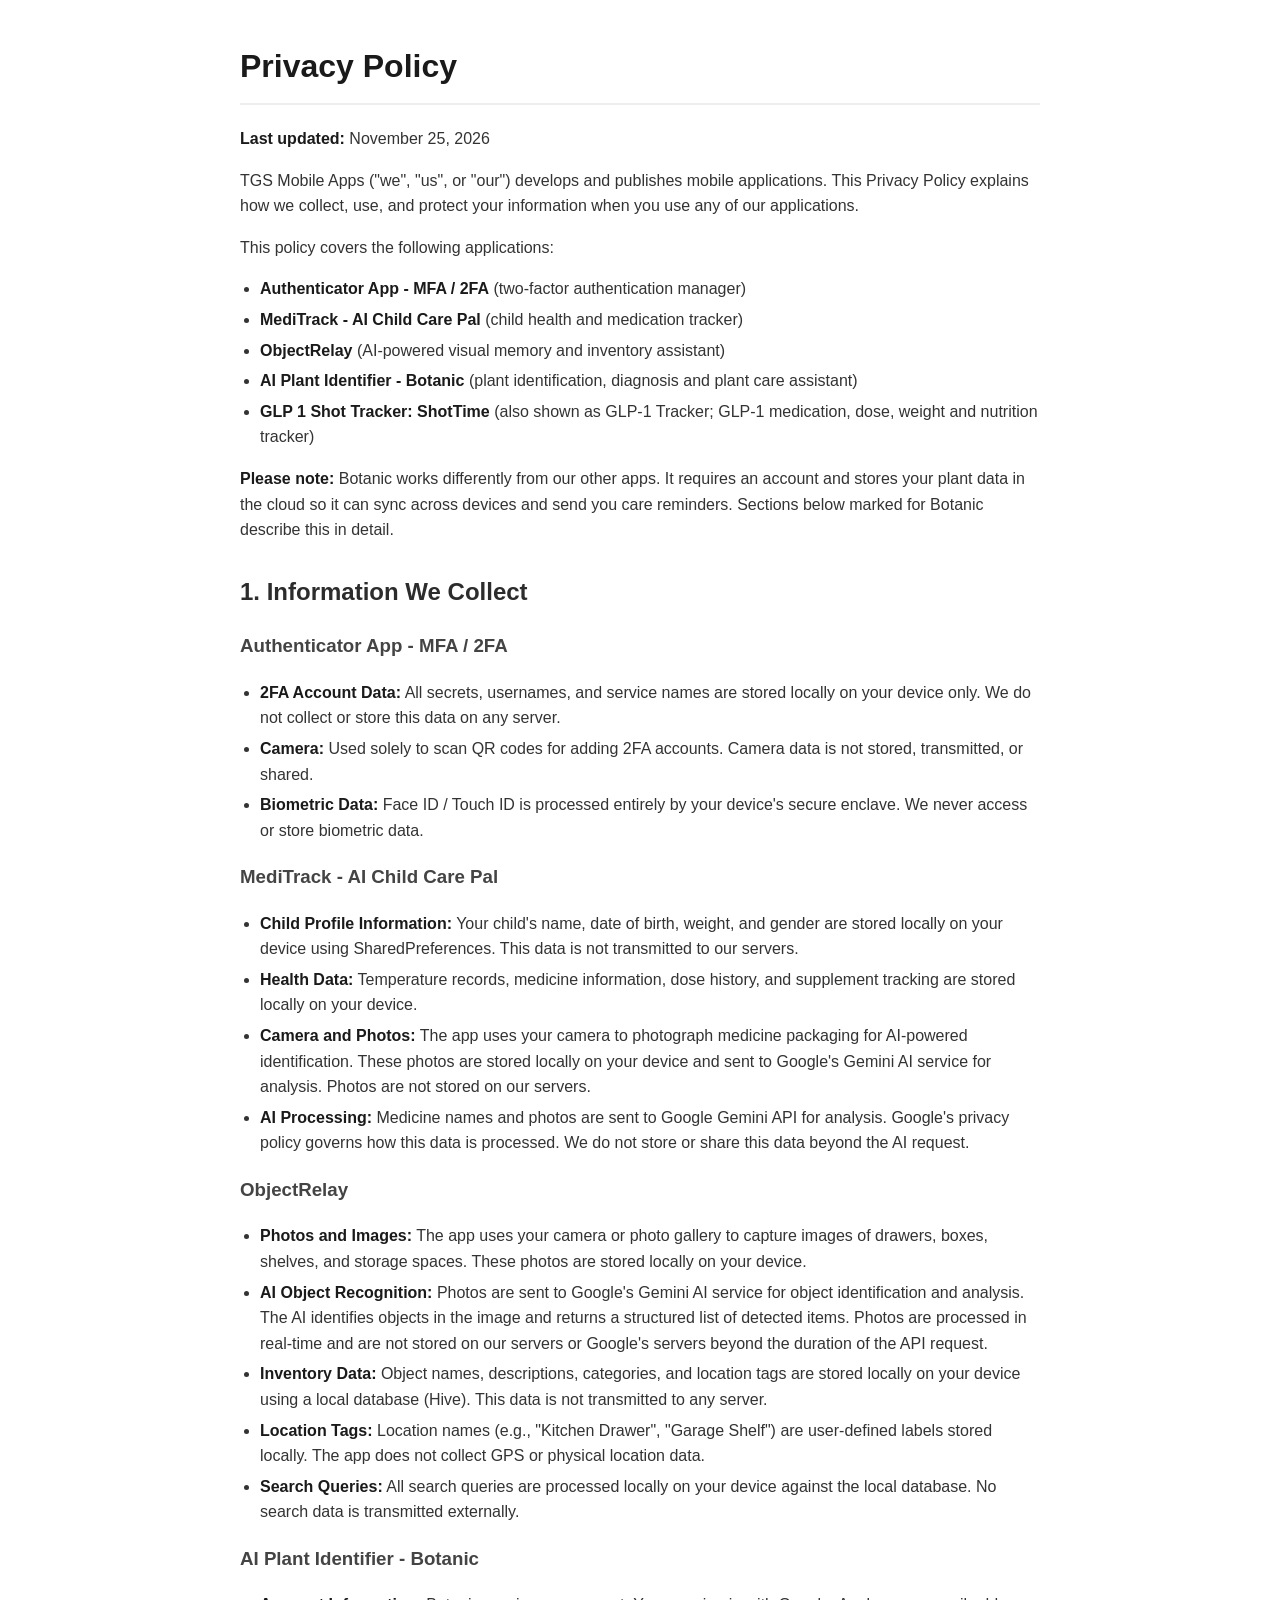
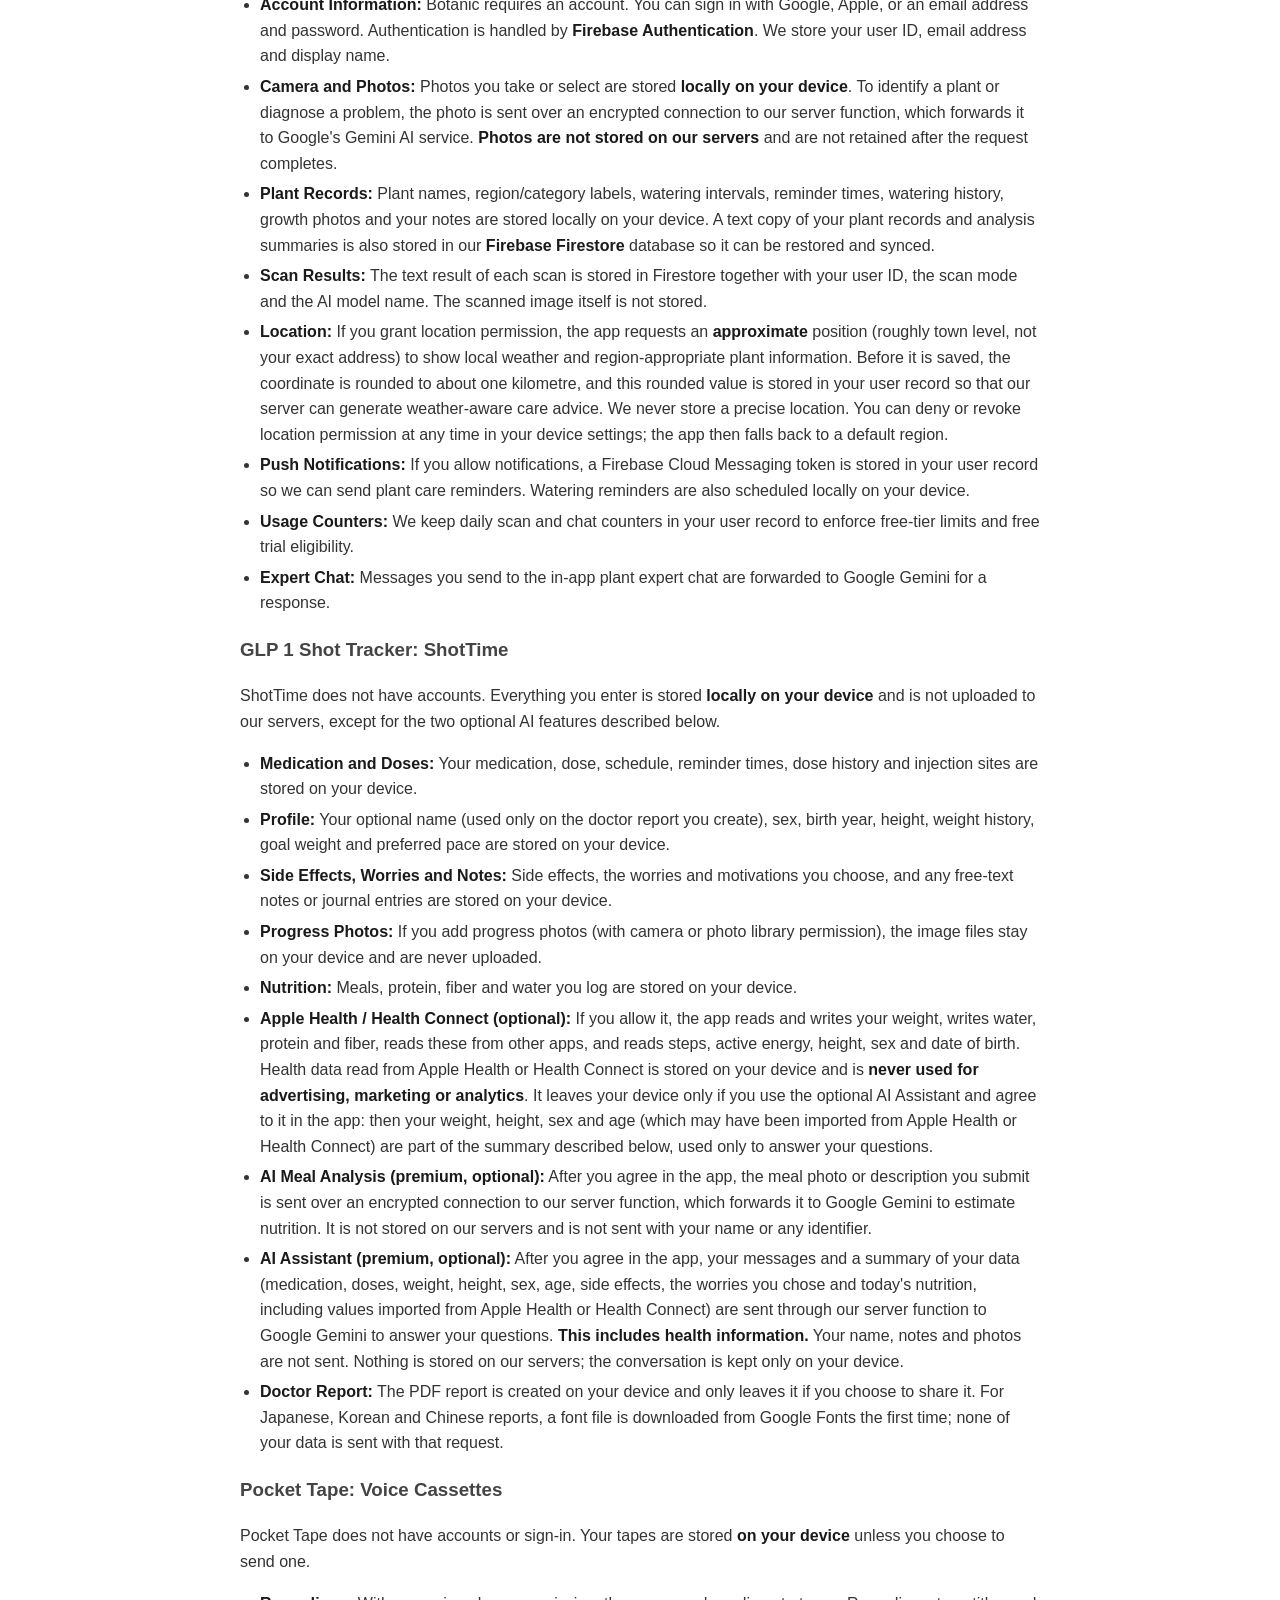
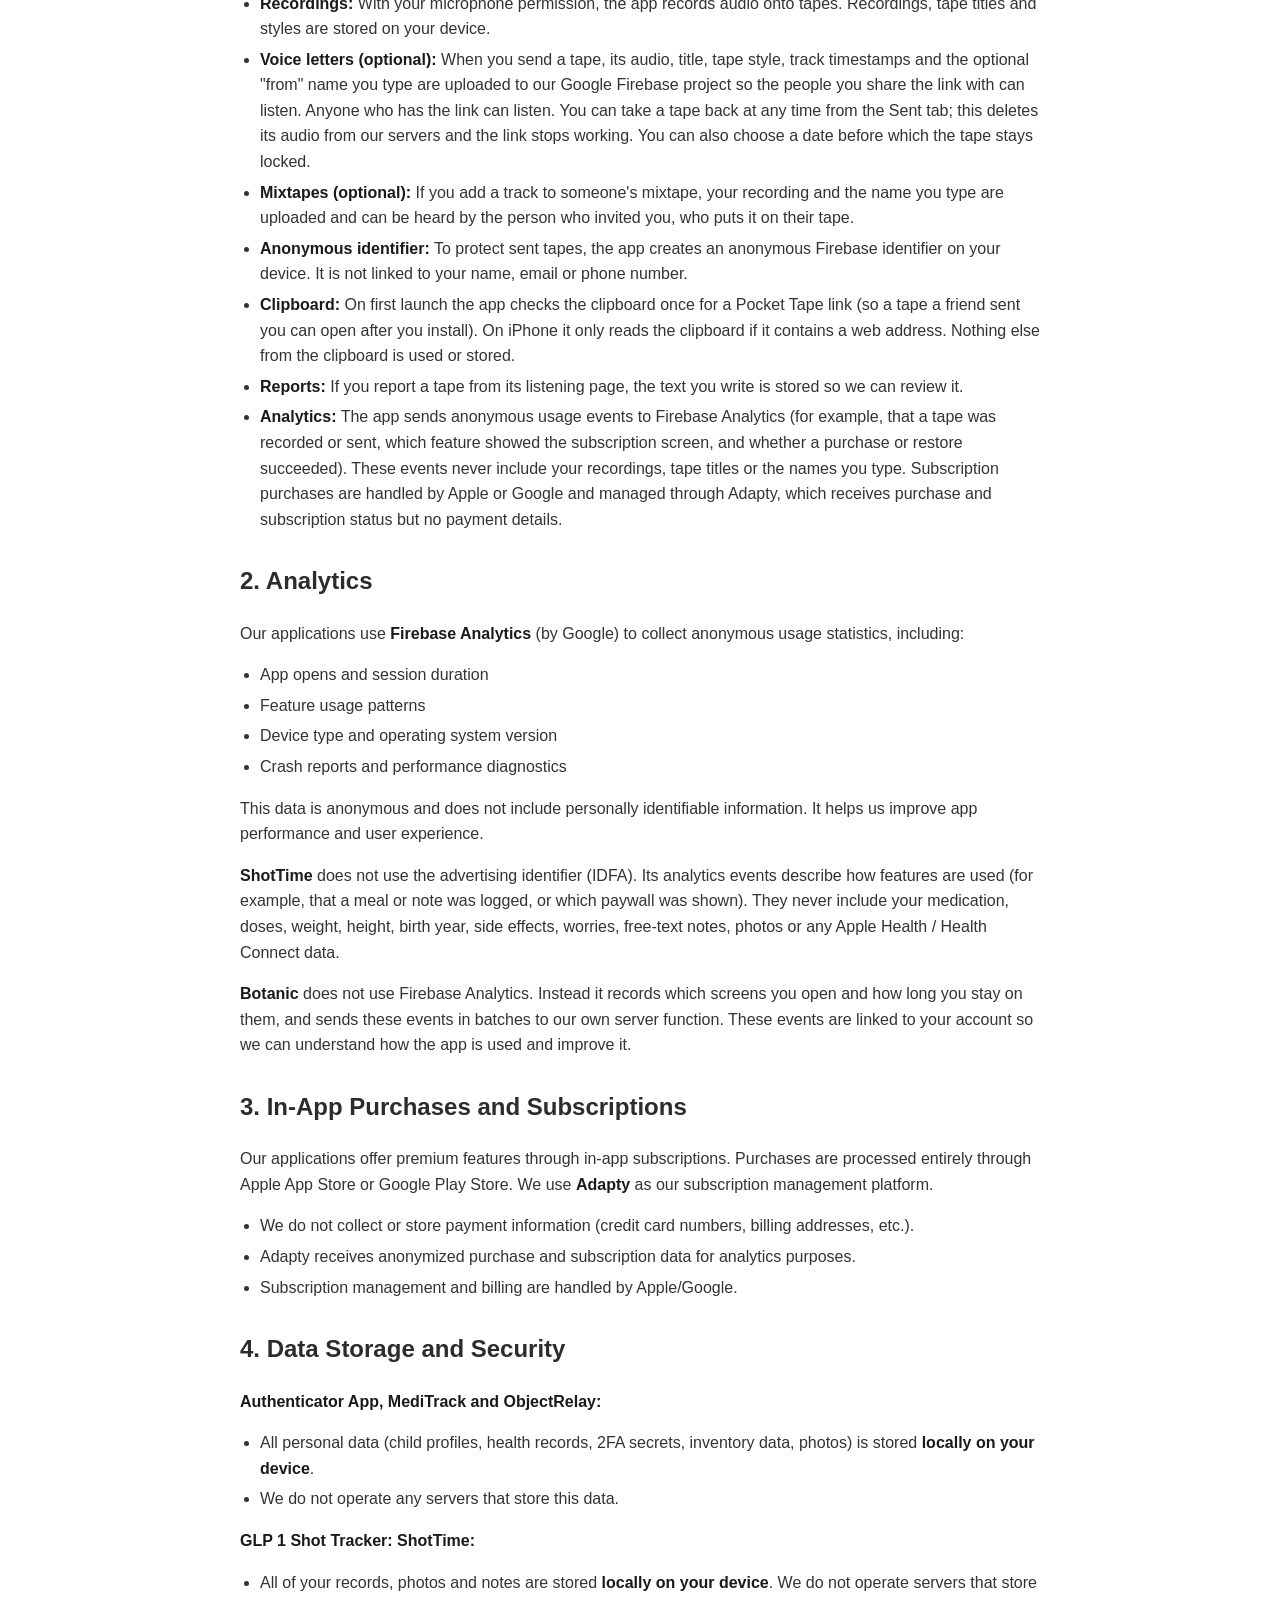
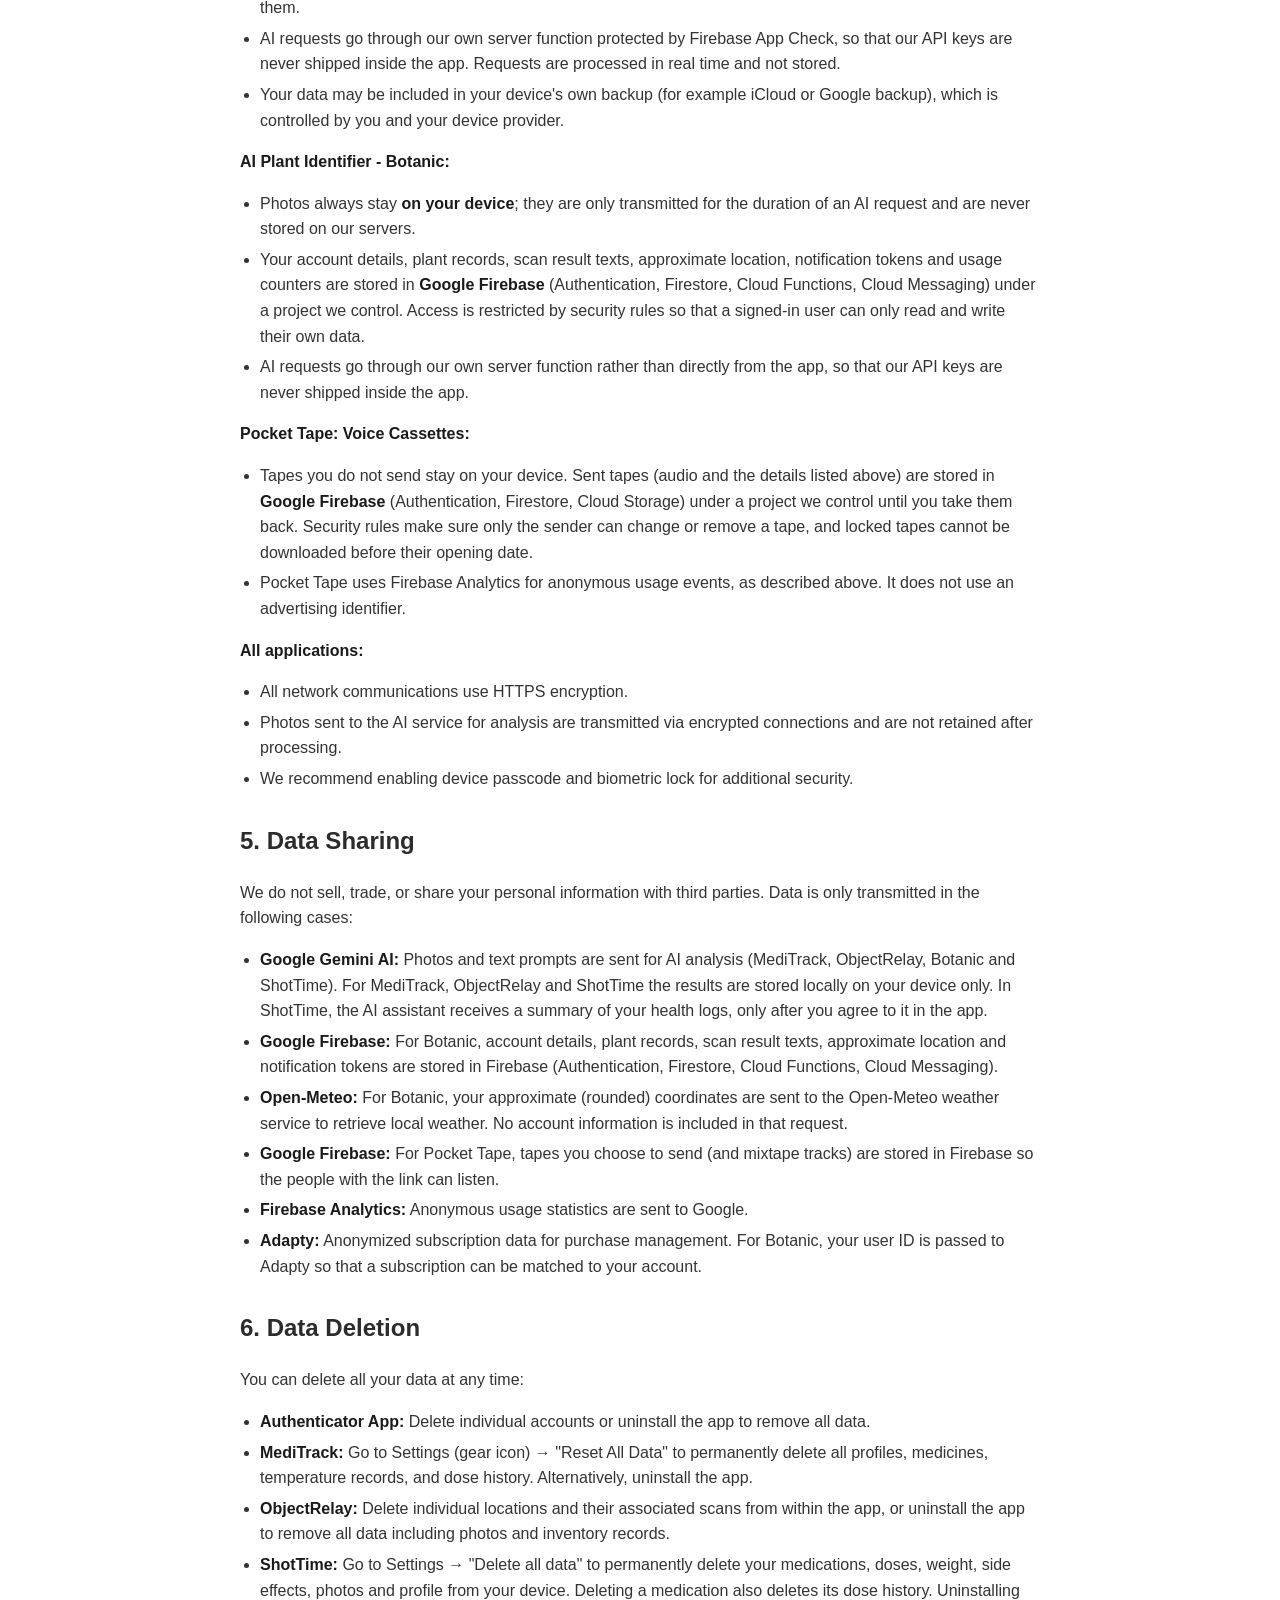
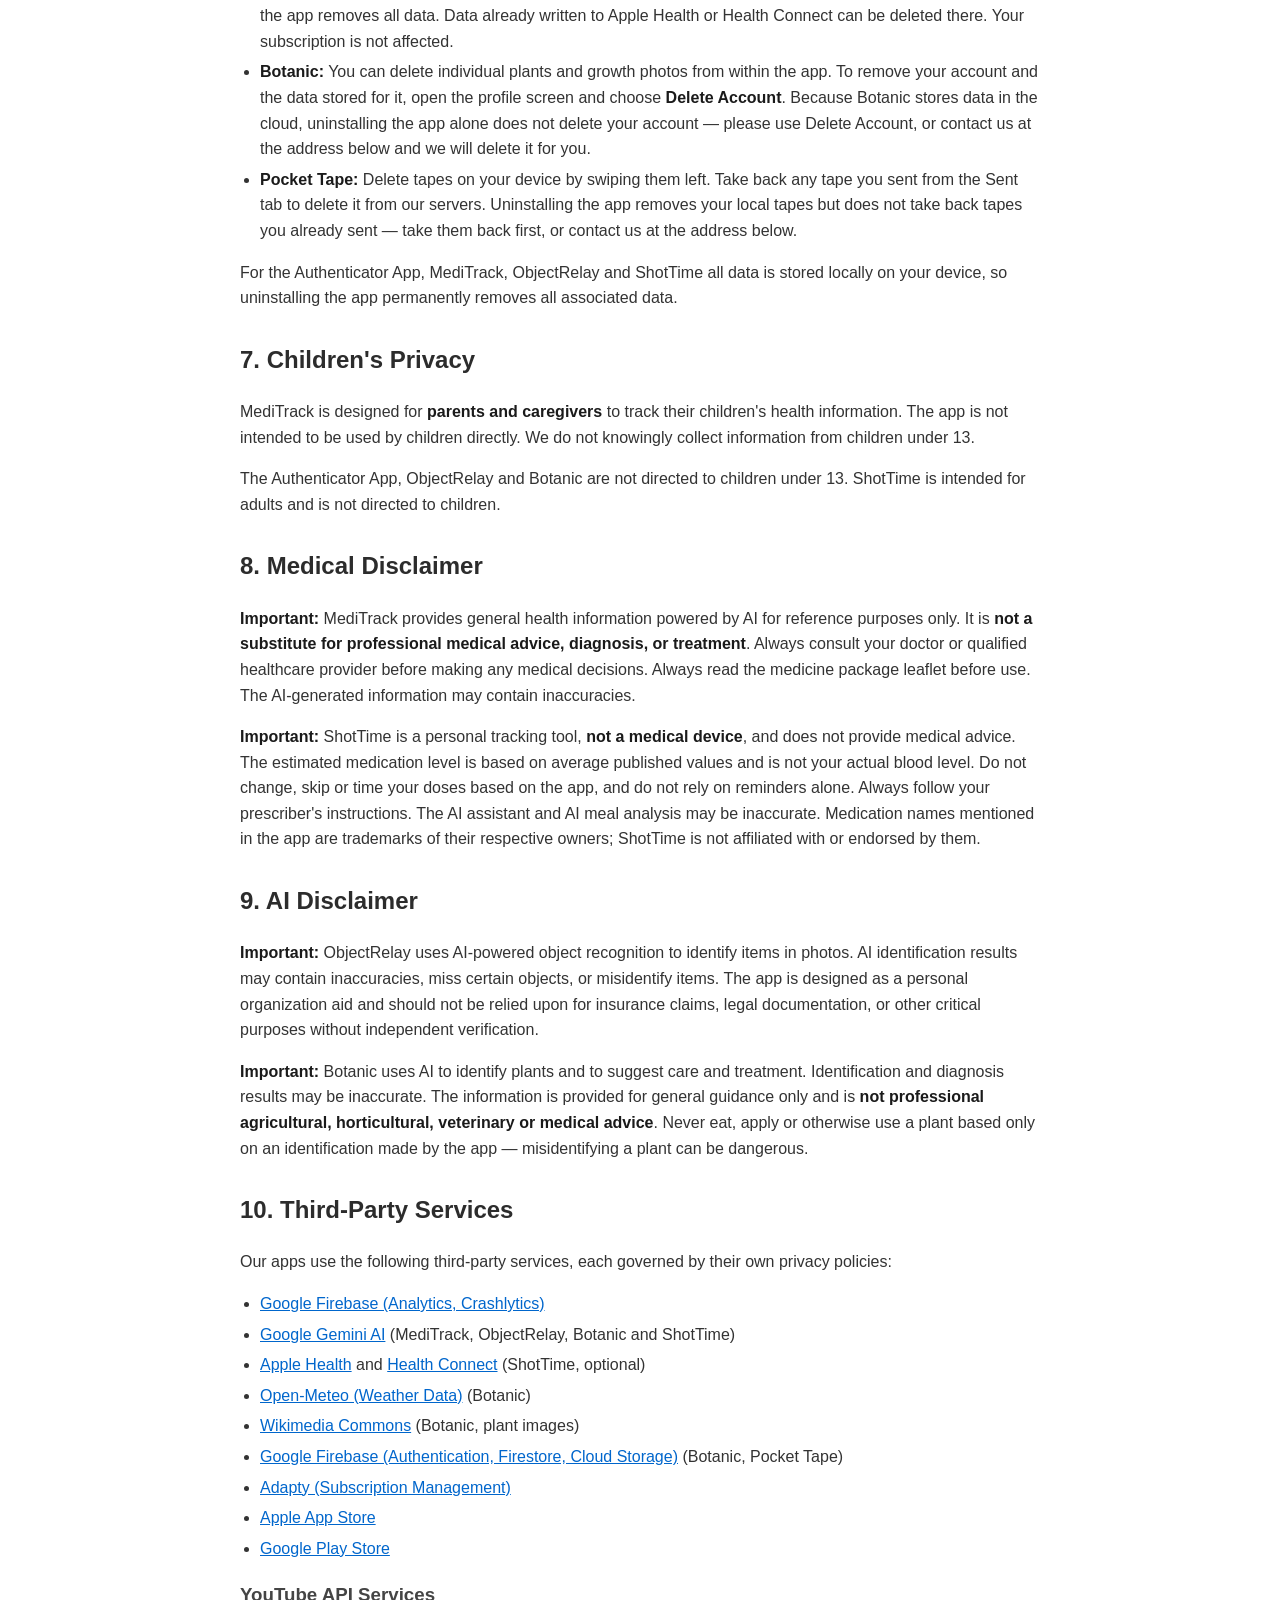
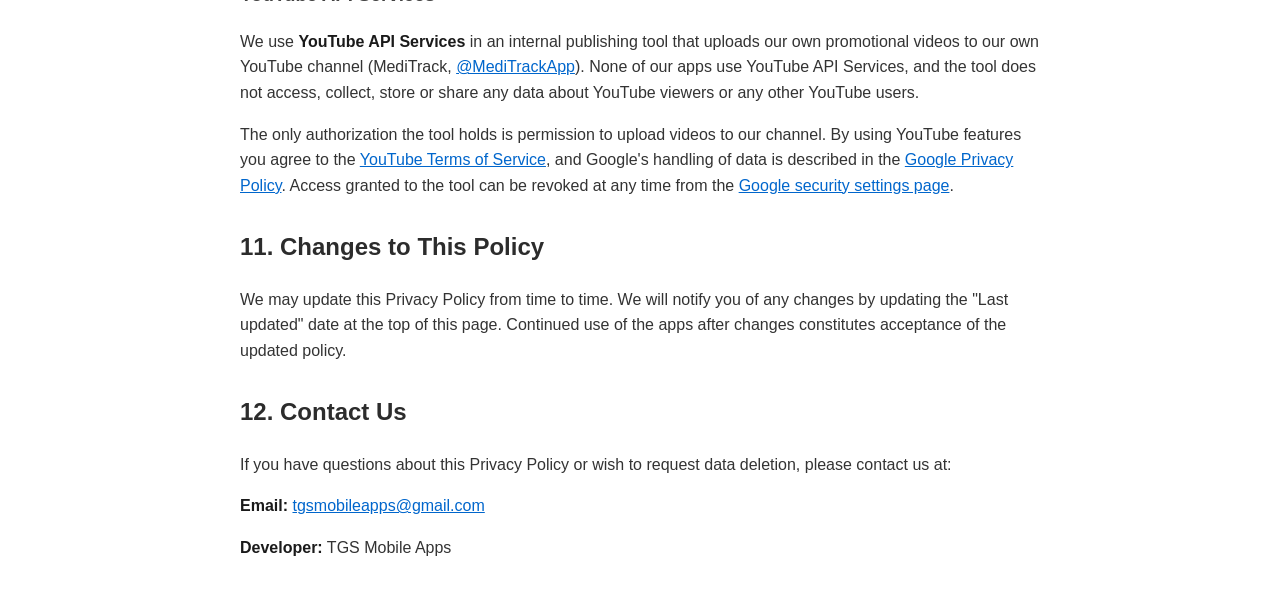
<file: privacy-policy.html>
<!DOCTYPE html>
<html lang="en">
<head>
    <meta charset="UTF-8">
    <meta name="viewport" content="width=device-width, initial-scale=1.0">
    <title>Privacy Policy - TGS Mobile Apps</title>
    <style>
        body {
            font-family: -apple-system, BlinkMacSystemFont, 'Segoe UI', Roboto, Oxygen, Ubuntu, sans-serif;
            line-height: 1.6;
            max-width: 800px;
            margin: 0 auto;
            padding: 20px;
            color: #333;
        }
        h1 { color: #1a1a1a; border-bottom: 2px solid #eee; padding-bottom: 10px; }
        h2 { color: #2c2c2c; margin-top: 30px; }
        h3 { color: #444; }
        strong { color: #1a1a1a; }
        a { color: #0066cc; }
        ul { padding-left: 20px; }
        li { margin-bottom: 5px; }
    </style>
<link rel="icon" type="image/png" sizes="32x32" href="assets/brand/favicon-32.png">
<link rel="icon" type="image/png" sizes="16x16" href="assets/brand/favicon-16.png">
<link rel="apple-touch-icon" href="assets/brand/apple-touch-icon.png">
</head>
<body>

<h1>Privacy Policy</h1>

<p><strong>Last updated:</strong> November 25, 2026</p>

<p>TGS Mobile Apps ("we", "us", or "our") develops and publishes mobile applications. This Privacy Policy explains how we collect, use, and protect your information when you use any of our applications.</p>

<p>This policy covers the following applications:</p>
<ul>
    <li><strong>Authenticator App - MFA / 2FA</strong> (two-factor authentication manager)</li>
    <li><strong>MediTrack - AI Child Care Pal</strong> (child health and medication tracker)</li>
    <li><strong>ObjectRelay</strong> (AI-powered visual memory and inventory assistant)</li>
    <li><strong>AI Plant Identifier - Botanic</strong> (plant identification, diagnosis and plant care assistant)</li>
    <li><strong>GLP 1 Shot Tracker: ShotTime</strong> (also shown as GLP-1 Tracker; GLP-1 medication, dose, weight and nutrition tracker)</li>
</ul>

<p><strong>Please note:</strong> Botanic works differently from our other apps. It requires an account and stores your plant data in the cloud so it can sync across devices and send you care reminders. Sections below marked for Botanic describe this in detail.</p>

<h2>1. Information We Collect</h2>

<h3>Authenticator App - MFA / 2FA</h3>
<ul>
    <li><strong>2FA Account Data:</strong> All secrets, usernames, and service names are stored locally on your device only. We do not collect or store this data on any server.</li>
    <li><strong>Camera:</strong> Used solely to scan QR codes for adding 2FA accounts. Camera data is not stored, transmitted, or shared.</li>
    <li><strong>Biometric Data:</strong> Face ID / Touch ID is processed entirely by your device's secure enclave. We never access or store biometric data.</li>
</ul>

<h3>MediTrack - AI Child Care Pal</h3>
<ul>
    <li><strong>Child Profile Information:</strong> Your child's name, date of birth, weight, and gender are stored locally on your device using SharedPreferences. This data is not transmitted to our servers.</li>
    <li><strong>Health Data:</strong> Temperature records, medicine information, dose history, and supplement tracking are stored locally on your device.</li>
    <li><strong>Camera and Photos:</strong> The app uses your camera to photograph medicine packaging for AI-powered identification. These photos are stored locally on your device and sent to Google's Gemini AI service for analysis. Photos are not stored on our servers.</li>
    <li><strong>AI Processing:</strong> Medicine names and photos are sent to Google Gemini API for analysis. Google's privacy policy governs how this data is processed. We do not store or share this data beyond the AI request.</li>
</ul>

<h3>ObjectRelay</h3>
<ul>
    <li><strong>Photos and Images:</strong> The app uses your camera or photo gallery to capture images of drawers, boxes, shelves, and storage spaces. These photos are stored locally on your device.</li>
    <li><strong>AI Object Recognition:</strong> Photos are sent to Google's Gemini AI service for object identification and analysis. The AI identifies objects in the image and returns a structured list of detected items. Photos are processed in real-time and are not stored on our servers or Google's servers beyond the duration of the API request.</li>
    <li><strong>Inventory Data:</strong> Object names, descriptions, categories, and location tags are stored locally on your device using a local database (Hive). This data is not transmitted to any server.</li>
    <li><strong>Location Tags:</strong> Location names (e.g., "Kitchen Drawer", "Garage Shelf") are user-defined labels stored locally. The app does not collect GPS or physical location data.</li>
    <li><strong>Search Queries:</strong> All search queries are processed locally on your device against the local database. No search data is transmitted externally.</li>
</ul>

<h3>AI Plant Identifier - Botanic</h3>
<ul>
    <li><strong>Account Information:</strong> Botanic requires an account. You can sign in with Google, Apple, or an email address and password. Authentication is handled by <strong>Firebase Authentication</strong>. We store your user ID, email address and display name.</li>
    <li><strong>Camera and Photos:</strong> Photos you take or select are stored <strong>locally on your device</strong>. To identify a plant or diagnose a problem, the photo is sent over an encrypted connection to our server function, which forwards it to Google's Gemini AI service. <strong>Photos are not stored on our servers</strong> and are not retained after the request completes.</li>
    <li><strong>Plant Records:</strong> Plant names, region/category labels, watering intervals, reminder times, watering history, growth photos and your notes are stored locally on your device. A text copy of your plant records and analysis summaries is also stored in our <strong>Firebase Firestore</strong> database so it can be restored and synced.</li>
    <li><strong>Scan Results:</strong> The text result of each scan is stored in Firestore together with your user ID, the scan mode and the AI model name. The scanned image itself is not stored.</li>
    <li><strong>Location:</strong> If you grant location permission, the app requests an <strong>approximate</strong> position (roughly town level, not your exact address) to show local weather and region-appropriate plant information. Before it is saved, the coordinate is rounded to about one kilometre, and this rounded value is stored in your user record so that our server can generate weather-aware care advice. We never store a precise location. You can deny or revoke location permission at any time in your device settings; the app then falls back to a default region.</li>
    <li><strong>Push Notifications:</strong> If you allow notifications, a Firebase Cloud Messaging token is stored in your user record so we can send plant care reminders. Watering reminders are also scheduled locally on your device.</li>
    <li><strong>Usage Counters:</strong> We keep daily scan and chat counters in your user record to enforce free-tier limits and free trial eligibility.</li>
    <li><strong>Expert Chat:</strong> Messages you send to the in-app plant expert chat are forwarded to Google Gemini for a response.</li>
</ul>

<h3 id="glp-1-tracker">GLP 1 Shot Tracker: ShotTime</h3>
<p>ShotTime does not have accounts. Everything you enter is stored <strong>locally on your device</strong> and is not uploaded to our servers, except for the two optional AI features described below.</p>
<ul>
    <li><strong>Medication and Doses:</strong> Your medication, dose, schedule, reminder times, dose history and injection sites are stored on your device.</li>
    <li><strong>Profile:</strong> Your optional name (used only on the doctor report you create), sex, birth year, height, weight history, goal weight and preferred pace are stored on your device.</li>
    <li><strong>Side Effects, Worries and Notes:</strong> Side effects, the worries and motivations you choose, and any free-text notes or journal entries are stored on your device.</li>
    <li><strong>Progress Photos:</strong> If you add progress photos (with camera or photo library permission), the image files stay on your device and are never uploaded.</li>
    <li><strong>Nutrition:</strong> Meals, protein, fiber and water you log are stored on your device.</li>
    <li><strong>Apple Health / Health Connect (optional):</strong> If you allow it, the app reads and writes your weight, writes water, protein and fiber, reads these from other apps, and reads steps, active energy, height, sex and date of birth. Health data read from Apple Health or Health Connect is stored on your device and is <strong>never used for advertising, marketing or analytics</strong>. It leaves your device only if you use the optional AI Assistant and agree to it in the app: then your weight, height, sex and age (which may have been imported from Apple Health or Health Connect) are part of the summary described below, used only to answer your questions.</li>
    <li><strong>AI Meal Analysis (premium, optional):</strong> After you agree in the app, the meal photo or description you submit is sent over an encrypted connection to our server function, which forwards it to Google Gemini to estimate nutrition. It is not stored on our servers and is not sent with your name or any identifier.</li>
    <li><strong>AI Assistant (premium, optional):</strong> After you agree in the app, your messages and a summary of your data (medication, doses, weight, height, sex, age, side effects, the worries you chose and today's nutrition, including values imported from Apple Health or Health Connect) are sent through our server function to Google Gemini to answer your questions. <strong>This includes health information.</strong> Your name, notes and photos are not sent. Nothing is stored on our servers; the conversation is kept only on your device.</li>
    <li><strong>Doctor Report:</strong> The PDF report is created on your device and only leaves it if you choose to share it. For Japanese, Korean and Chinese reports, a font file is downloaded from Google Fonts the first time; none of your data is sent with that request.</li>
</ul>

<h3 id="pocket-tape">Pocket Tape: Voice Cassettes</h3>
<p>Pocket Tape does not have accounts or sign-in. Your tapes are stored <strong>on your device</strong> unless you choose to send one.</p>
<ul>
    <li><strong>Recordings:</strong> With your microphone permission, the app records audio onto tapes. Recordings, tape titles and styles are stored on your device.</li>
    <li><strong>Voice letters (optional):</strong> When you send a tape, its audio, title, tape style, track timestamps and the optional "from" name you type are uploaded to our Google Firebase project so the people you share the link with can listen. Anyone who has the link can listen. You can take a tape back at any time from the Sent tab; this deletes its audio from our servers and the link stops working. You can also choose a date before which the tape stays locked.</li>
    <li><strong>Mixtapes (optional):</strong> If you add a track to someone's mixtape, your recording and the name you type are uploaded and can be heard by the person who invited you, who puts it on their tape.</li>
    <li><strong>Anonymous identifier:</strong> To protect sent tapes, the app creates an anonymous Firebase identifier on your device. It is not linked to your name, email or phone number.</li>
    <li><strong>Clipboard:</strong> On first launch the app checks the clipboard once for a Pocket Tape link (so a tape a friend sent you can open after you install). On iPhone it only reads the clipboard if it contains a web address. Nothing else from the clipboard is used or stored.</li>
    <li><strong>Reports:</strong> If you report a tape from its listening page, the text you write is stored so we can review it.</li>
    <li><strong>Analytics:</strong> The app sends anonymous usage events to Firebase Analytics (for example, that a tape was recorded or sent, which feature showed the subscription screen, and whether a purchase or restore succeeded). These events never include your recordings, tape titles or the names you type. Subscription purchases are handled by Apple or Google and managed through Adapty, which receives purchase and subscription status but no payment details.</li>
</ul>
<h2>2. Analytics</h2>

<p>Our applications use <strong>Firebase Analytics</strong> (by Google) to collect anonymous usage statistics, including:</p>
<ul>
    <li>App opens and session duration</li>
    <li>Feature usage patterns</li>
    <li>Device type and operating system version</li>
    <li>Crash reports and performance diagnostics</li>
</ul>

<p>This data is anonymous and does not include personally identifiable information. It helps us improve app performance and user experience.</p>

<p><strong>ShotTime</strong> does not use the advertising identifier (IDFA). Its analytics events describe how features are used (for example, that a meal or note was logged, or which paywall was shown). They never include your medication, doses, weight, height, birth year, side effects, worries, free-text notes, photos or any Apple Health / Health Connect data.</p>

<p><strong>Botanic</strong> does not use Firebase Analytics. Instead it records which screens you open and how long you stay on them, and sends these events in batches to our own server function. These events are linked to your account so we can understand how the app is used and improve it.</p>

<h2>3. In-App Purchases and Subscriptions</h2>

<p>Our applications offer premium features through in-app subscriptions. Purchases are processed entirely through Apple App Store or Google Play Store. We use <strong>Adapty</strong> as our subscription management platform.</p>
<ul>
    <li>We do not collect or store payment information (credit card numbers, billing addresses, etc.).</li>
    <li>Adapty receives anonymized purchase and subscription data for analytics purposes.</li>
    <li>Subscription management and billing are handled by Apple/Google.</li>
</ul>

<h2>4. Data Storage and Security</h2>
<p><strong>Authenticator App, MediTrack and ObjectRelay:</strong></p>
<ul>
    <li>All personal data (child profiles, health records, 2FA secrets, inventory data, photos) is stored <strong>locally on your device</strong>.</li>
    <li>We do not operate any servers that store this data.</li>
</ul>

<p><strong>GLP 1 Shot Tracker: ShotTime:</strong></p>
<ul>
    <li>All of your records, photos and notes are stored <strong>locally on your device</strong>. We do not operate servers that store them.</li>
    <li>AI requests go through our own server function protected by Firebase App Check, so that our API keys are never shipped inside the app. Requests are processed in real time and not stored.</li>
    <li>Your data may be included in your device's own backup (for example iCloud or Google backup), which is controlled by you and your device provider.</li>
</ul>

<p><strong>AI Plant Identifier - Botanic:</strong></p>
<ul>
    <li>Photos always stay <strong>on your device</strong>; they are only transmitted for the duration of an AI request and are never stored on our servers.</li>
    <li>Your account details, plant records, scan result texts, approximate location, notification tokens and usage counters are stored in <strong>Google Firebase</strong> (Authentication, Firestore, Cloud Functions, Cloud Messaging) under a project we control. Access is restricted by security rules so that a signed-in user can only read and write their own data.</li>
    <li>AI requests go through our own server function rather than directly from the app, so that our API keys are never shipped inside the app.</li>
</ul>

<p><strong>Pocket Tape: Voice Cassettes:</strong></p>
<ul>
    <li>Tapes you do not send stay on your device. Sent tapes (audio and the details listed above) are stored in <strong>Google Firebase</strong> (Authentication, Firestore, Cloud Storage) under a project we control until you take them back. Security rules make sure only the sender can change or remove a tape, and locked tapes cannot be downloaded before their opening date.</li>
    <li>Pocket Tape uses Firebase Analytics for anonymous usage events, as described above. It does not use an advertising identifier.</li>
</ul>

<p><strong>All applications:</strong></p>
<ul>
    <li>All network communications use HTTPS encryption.</li>
    <li>Photos sent to the AI service for analysis are transmitted via encrypted connections and are not retained after processing.</li>
    <li>We recommend enabling device passcode and biometric lock for additional security.</li>
</ul>

<h2>5. Data Sharing</h2>

<p>We do not sell, trade, or share your personal information with third parties. Data is only transmitted in the following cases:</p>
<ul>
    <li><strong>Google Gemini AI:</strong> Photos and text prompts are sent for AI analysis (MediTrack, ObjectRelay, Botanic and ShotTime). For MediTrack, ObjectRelay and ShotTime the results are stored locally on your device only. In ShotTime, the AI assistant receives a summary of your health logs, only after you agree to it in the app.</li>
    <li><strong>Google Firebase:</strong> For Botanic, account details, plant records, scan result texts, approximate location and notification tokens are stored in Firebase (Authentication, Firestore, Cloud Functions, Cloud Messaging).</li>
    <li><strong>Open-Meteo:</strong> For Botanic, your approximate (rounded) coordinates are sent to the Open-Meteo weather service to retrieve local weather. No account information is included in that request.</li>
    <li><strong>Google Firebase:</strong> For Pocket Tape, tapes you choose to send (and mixtape tracks) are stored in Firebase so the people with the link can listen.</li>
    <li><strong>Firebase Analytics:</strong> Anonymous usage statistics are sent to Google.</li>
    <li><strong>Adapty:</strong> Anonymized subscription data for purchase management. For Botanic, your user ID is passed to Adapty so that a subscription can be matched to your account.</li>
</ul>

<h2>6. Data Deletion</h2>

<p>You can delete all your data at any time:</p>
<ul>
    <li><strong>Authenticator App:</strong> Delete individual accounts or uninstall the app to remove all data.</li>
    <li><strong>MediTrack:</strong> Go to Settings (gear icon) → "Reset All Data" to permanently delete all profiles, medicines, temperature records, and dose history. Alternatively, uninstall the app.</li>
    <li><strong>ObjectRelay:</strong> Delete individual locations and their associated scans from within the app, or uninstall the app to remove all data including photos and inventory records.</li>
    <li><strong>ShotTime:</strong> Go to Settings → "Delete all data" to permanently delete your medications, doses, weight, side effects, photos and profile from your device. Deleting a medication also deletes its dose history. Uninstalling the app removes all data. Data already written to Apple Health or Health Connect can be deleted there. Your subscription is not affected.</li>
    <li><strong>Botanic:</strong> You can delete individual plants and growth photos from within the app. To remove your account and the data stored for it, open the profile screen and choose <strong>Delete Account</strong>. Because Botanic stores data in the cloud, uninstalling the app alone does not delete your account — please use Delete Account, or contact us at the address below and we will delete it for you.</li>
    <li><strong>Pocket Tape:</strong> Delete tapes on your device by swiping them left. Take back any tape you sent from the Sent tab to delete it from our servers. Uninstalling the app removes your local tapes but does not take back tapes you already sent — take them back first, or contact us at the address below.</li>
</ul>

<p>For the Authenticator App, MediTrack, ObjectRelay and ShotTime all data is stored locally on your device, so uninstalling the app permanently removes all associated data.</p>

<h2>7. Children's Privacy</h2>

<p>MediTrack is designed for <strong>parents and caregivers</strong> to track their children's health information. The app is not intended to be used by children directly. We do not knowingly collect information from children under 13.</p>

<p>The Authenticator App, ObjectRelay and Botanic are not directed to children under 13. ShotTime is intended for adults and is not directed to children.</p>

<h2>8. Medical Disclaimer</h2>

<p><strong>Important:</strong> MediTrack provides general health information powered by AI for reference purposes only. It is <strong>not a substitute for professional medical advice, diagnosis, or treatment</strong>. Always consult your doctor or qualified healthcare provider before making any medical decisions. Always read the medicine package leaflet before use. The AI-generated information may contain inaccuracies.</p>

<p><strong>Important:</strong> ShotTime is a personal tracking tool, <strong>not a medical device</strong>, and does not provide medical advice. The estimated medication level is based on average published values and is not your actual blood level. Do not change, skip or time your doses based on the app, and do not rely on reminders alone. Always follow your prescriber's instructions. The AI assistant and AI meal analysis may be inaccurate. Medication names mentioned in the app are trademarks of their respective owners; ShotTime is not affiliated with or endorsed by them.</p>

<h2>9. AI Disclaimer</h2>

<p><strong>Important:</strong> ObjectRelay uses AI-powered object recognition to identify items in photos. AI identification results may contain inaccuracies, miss certain objects, or misidentify items. The app is designed as a personal organization aid and should not be relied upon for insurance claims, legal documentation, or other critical purposes without independent verification.</p>

<p><strong>Important:</strong> Botanic uses AI to identify plants and to suggest care and treatment. Identification and diagnosis results may be inaccurate. The information is provided for general guidance only and is <strong>not professional agricultural, horticultural, veterinary or medical advice</strong>. Never eat, apply or otherwise use a plant based only on an identification made by the app — misidentifying a plant can be dangerous.</p>

<h2>10. Third-Party Services</h2>

<p>Our apps use the following third-party services, each governed by their own privacy policies:</p>
<ul>
    <li><a href="https://policies.google.com/privacy">Google Firebase (Analytics, Crashlytics)</a></li>
    <li><a href="https://ai.google.dev/terms">Google Gemini AI</a> (MediTrack, ObjectRelay, Botanic and ShotTime)</li>
    <li><a href="https://www.apple.com/legal/privacy/">Apple Health</a> and <a href="https://policies.google.com/privacy">Health Connect</a> (ShotTime, optional)</li>
    <li><a href="https://open-meteo.com/en/terms">Open-Meteo (Weather Data)</a> (Botanic)</li>
    <li><a href="https://foundation.wikimedia.org/wiki/Policy:Privacy_policy">Wikimedia Commons</a> (Botanic, plant images)</li>
    <li><a href="https://firebase.google.com/support/privacy">Google Firebase (Authentication, Firestore, Cloud Storage)</a> (Botanic, Pocket Tape)</li>
    <li><a href="https://adapty.io/privacy">Adapty (Subscription Management)</a></li>
    <li><a href="https://www.apple.com/legal/privacy/">Apple App Store</a></li>
    <li><a href="https://policies.google.com/privacy">Google Play Store</a></li>
</ul>

<h3 id="youtube-api">YouTube API Services</h3>
<p>We use <strong>YouTube API Services</strong> in an internal publishing tool that uploads our own promotional videos to our own YouTube channel (MediTrack, <a href="https://www.youtube.com/@MediTrackApp">@MediTrackApp</a>). None of our apps use YouTube API Services, and the tool does not access, collect, store or share any data about YouTube viewers or any other YouTube users.</p>
<p>The only authorization the tool holds is permission to upload videos to our channel. By using YouTube features you agree to the <a href="https://www.youtube.com/t/terms">YouTube Terms of Service</a>, and Google's handling of data is described in the <a href="https://policies.google.com/privacy">Google Privacy Policy</a>. Access granted to the tool can be revoked at any time from the <a href="https://security.google.com/settings/security/permissions">Google security settings page</a>.</p>

<h2>11. Changes to This Policy</h2>

<p>We may update this Privacy Policy from time to time. We will notify you of any changes by updating the "Last updated" date at the top of this page. Continued use of the apps after changes constitutes acceptance of the updated policy.</p>

<h2>12. Contact Us</h2>

<p>If you have questions about this Privacy Policy or wish to request data deletion, please contact us at:</p>

<p><strong>Email:</strong> <a href="mailto:tgsmobileapps@gmail.com">tgsmobileapps@gmail.com</a></p>
<p><strong>Developer:</strong> TGS Mobile Apps</p>

</body>
</html>
</file>
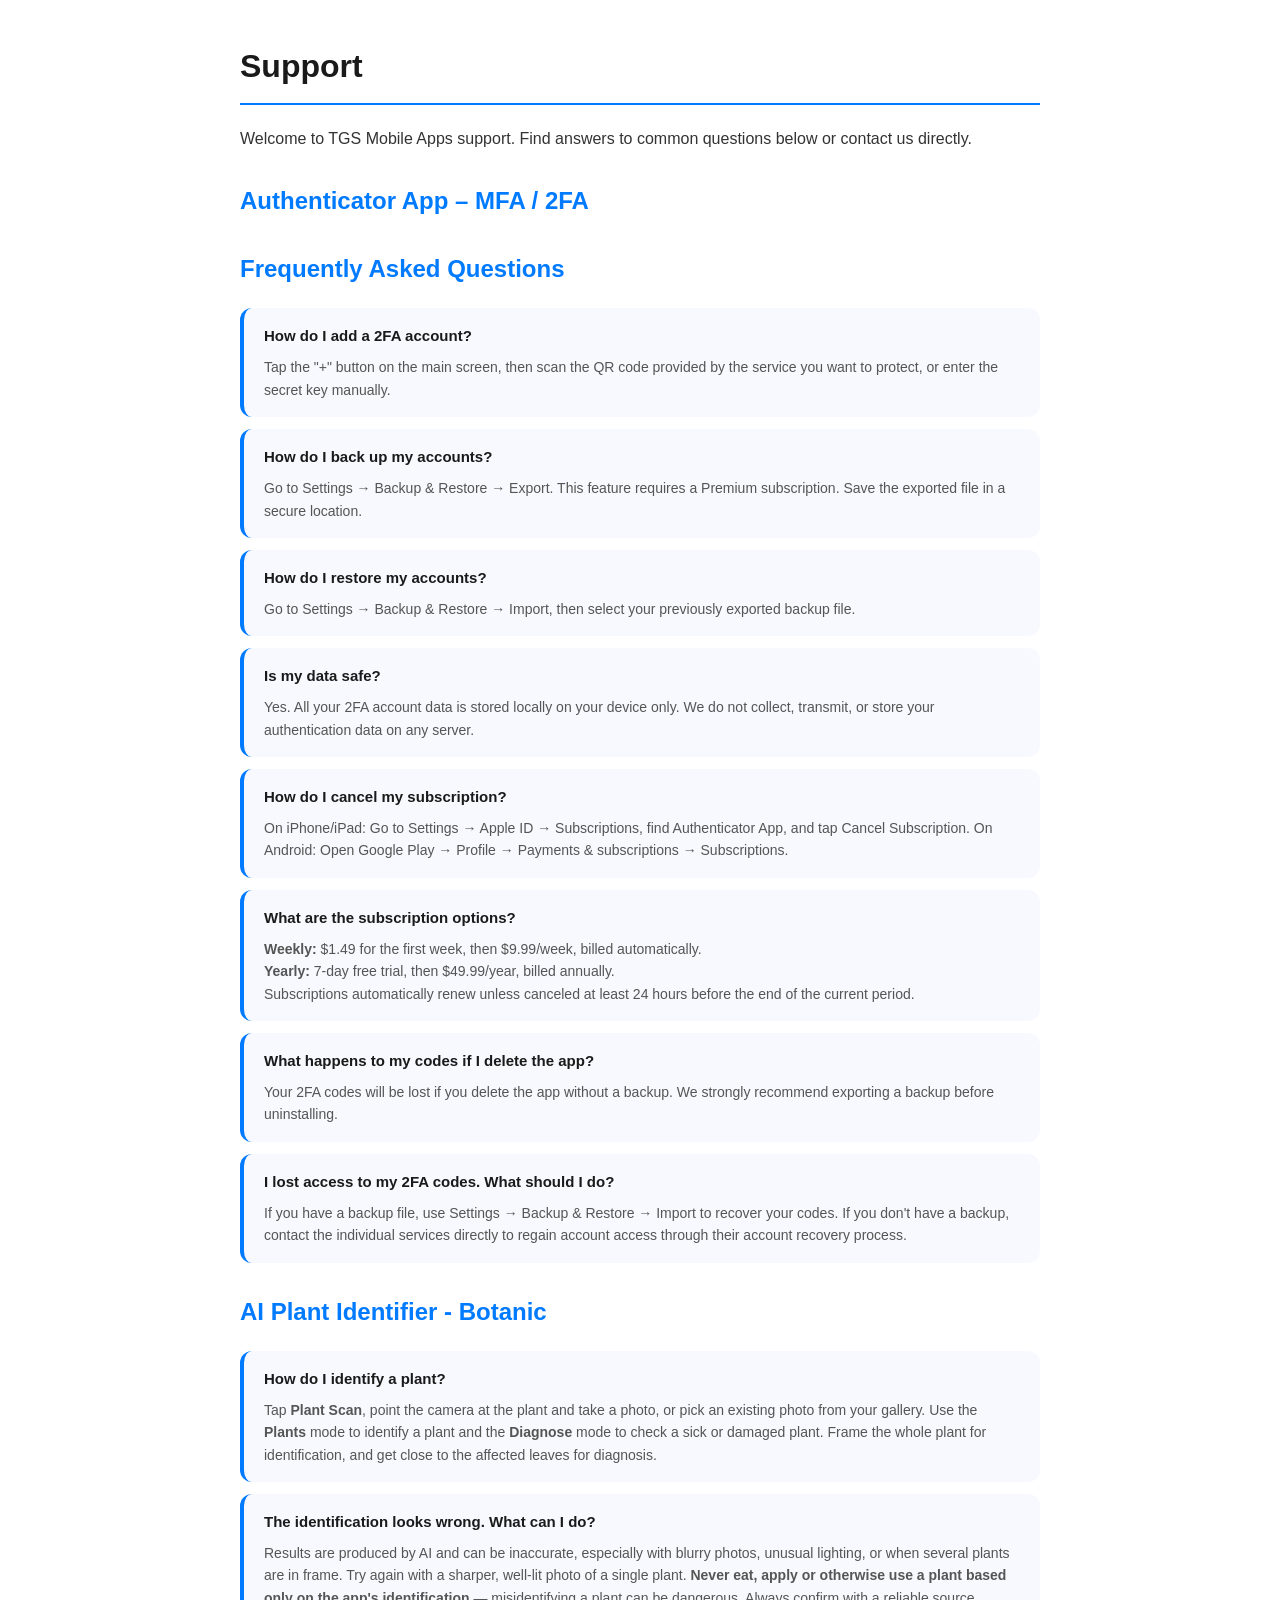
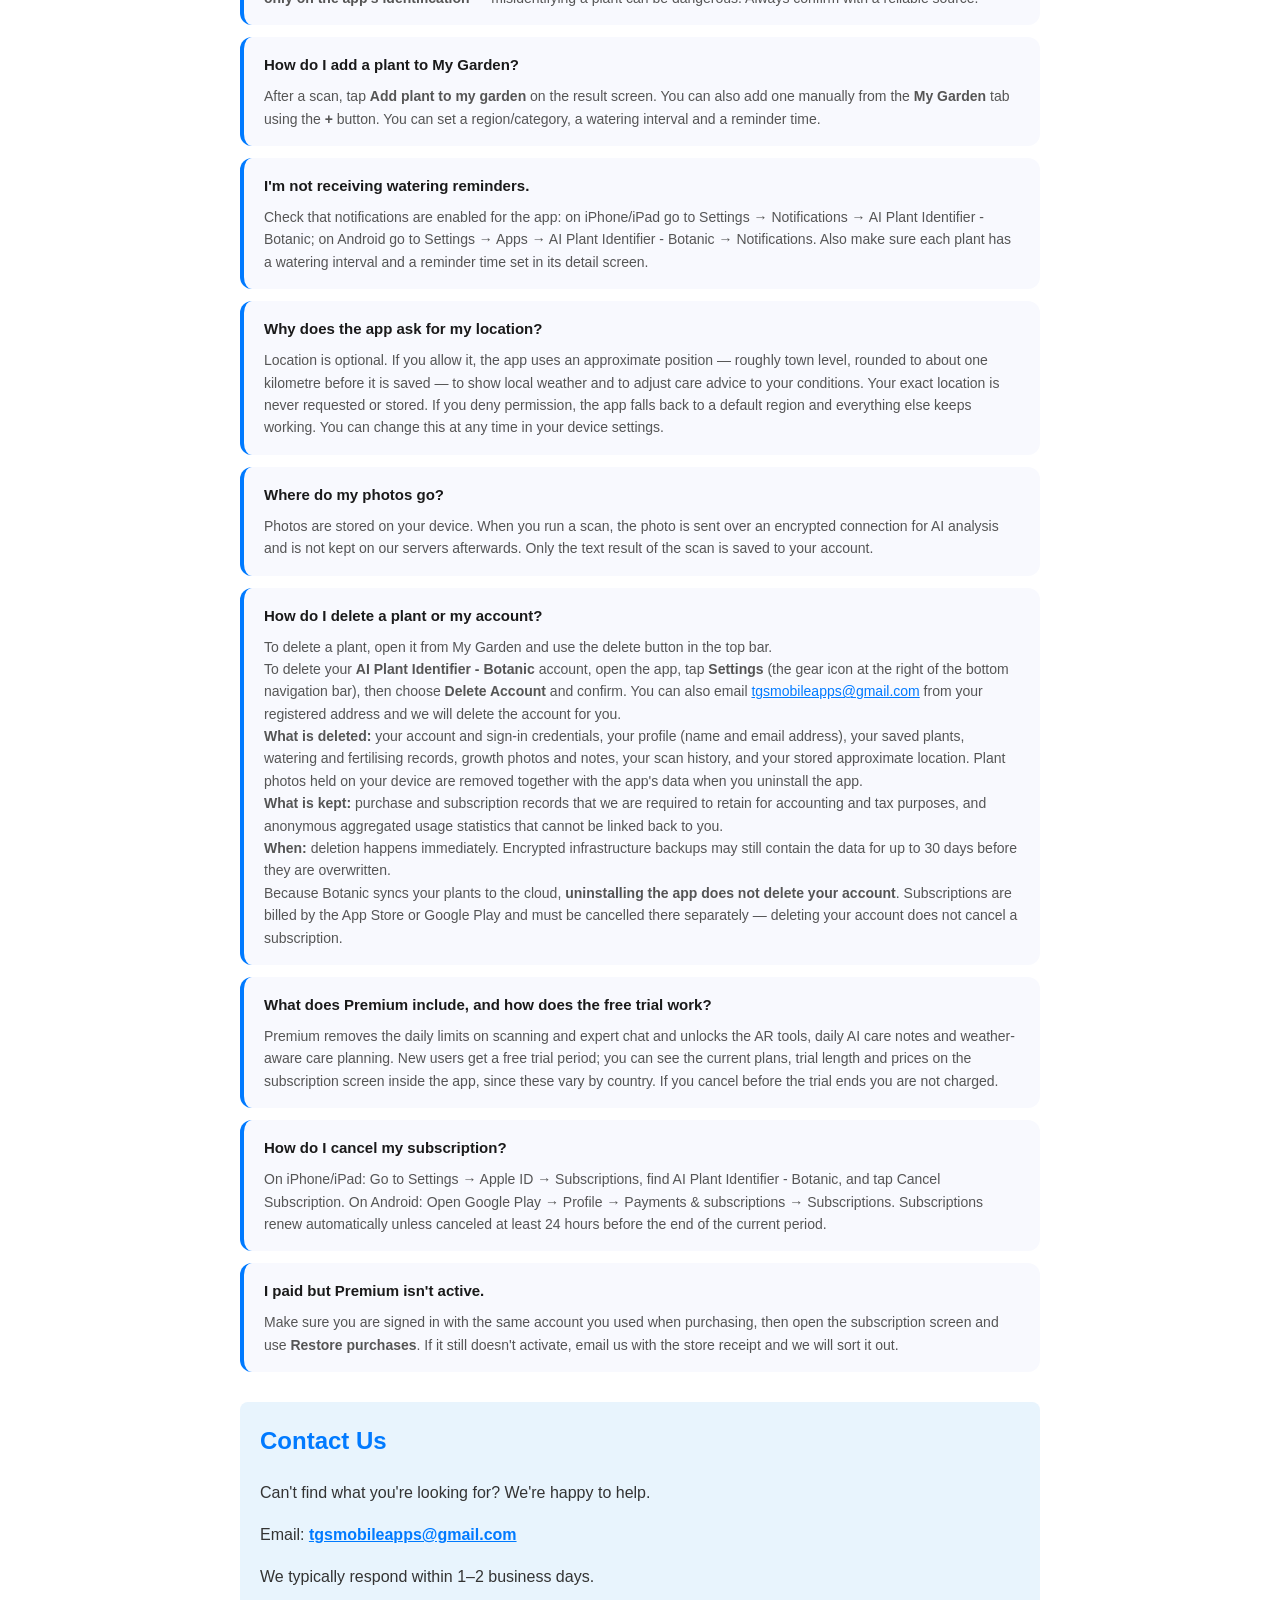
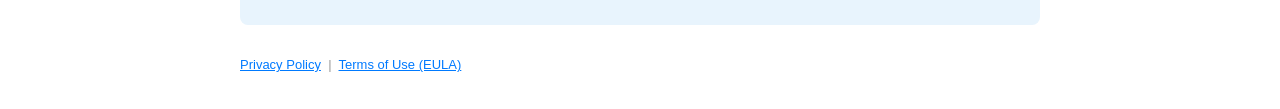
<file: support.html>
<!DOCTYPE html>
<html lang="en">
<head>
    <meta charset="UTF-8">
    <meta name="viewport" content="width=device-width, initial-scale=1.0">
    <title>Support - TGS Mobile Apps</title>
    <style>
        body { font-family: -apple-system, BlinkMacSystemFont, 'Segoe UI', Roboto, sans-serif; max-width: 800px; margin: 0 auto; padding: 20px; line-height: 1.6; color: #333; }
        h1 { color: #1a1a1a; border-bottom: 2px solid #007AFF; padding-bottom: 10px; }
        h2 { color: #007AFF; margin-top: 30px; }
        h3 { color: #555; margin-top: 20px; }
        .faq-item { background: #f8f9fe; border-radius: 12px; padding: 16px 20px; margin: 12px 0; border-left: 4px solid #007AFF; }
        .faq-item h3 { color: #1a1a1a; margin: 0 0 8px 0; font-size: 15px; }
        .faq-item p { margin: 0; font-size: 14px; color: #555; }
        .contact { background: #E8F4FD; border-radius: 8px; padding: 20px; margin-top: 30px; }
        .contact a { color: #007AFF; font-weight: 600; }
        a { color: #007AFF; }
        ul { padding-left: 20px; }
        li { margin-bottom: 5px; }
    </style>
<link rel="icon" type="image/png" sizes="32x32" href="assets/brand/favicon-32.png">
<link rel="icon" type="image/png" sizes="16x16" href="assets/brand/favicon-16.png">
<link rel="apple-touch-icon" href="assets/brand/apple-touch-icon.png">
</head>
<body>

<h1>Support</h1>
<p>Welcome to TGS Mobile Apps support. Find answers to common questions below or contact us directly.</p>

<h2>Authenticator App – MFA / 2FA</h2>

<h2>Frequently Asked Questions</h2>

<div class="faq-item">
    <h3>How do I add a 2FA account?</h3>
    <p>Tap the "+" button on the main screen, then scan the QR code provided by the service you want to protect, or enter the secret key manually.</p>
</div>

<div class="faq-item">
    <h3>How do I back up my accounts?</h3>
    <p>Go to Settings → Backup & Restore → Export. This feature requires a Premium subscription. Save the exported file in a secure location.</p>
</div>

<div class="faq-item">
    <h3>How do I restore my accounts?</h3>
    <p>Go to Settings → Backup & Restore → Import, then select your previously exported backup file.</p>
</div>

<div class="faq-item">
    <h3>Is my data safe?</h3>
    <p>Yes. All your 2FA account data is stored locally on your device only. We do not collect, transmit, or store your authentication data on any server.</p>
</div>

<div class="faq-item">
    <h3>How do I cancel my subscription?</h3>
    <p>On iPhone/iPad: Go to Settings → Apple ID → Subscriptions, find Authenticator App, and tap Cancel Subscription. On Android: Open Google Play → Profile → Payments & subscriptions → Subscriptions.</p>
</div>

<div class="faq-item">
    <h3>What are the subscription options?</h3>
    <p><strong>Weekly:</strong> $1.49 for the first week, then $9.99/week, billed automatically.<br>
    <strong>Yearly:</strong> 7-day free trial, then $49.99/year, billed annually.<br>
    Subscriptions automatically renew unless canceled at least 24 hours before the end of the current period.</p>
</div>

<div class="faq-item">
    <h3>What happens to my codes if I delete the app?</h3>
    <p>Your 2FA codes will be lost if you delete the app without a backup. We strongly recommend exporting a backup before uninstalling.</p>
</div>

<div class="faq-item">
    <h3>I lost access to my 2FA codes. What should I do?</h3>
    <p>If you have a backup file, use Settings → Backup & Restore → Import to recover your codes. If you don't have a backup, contact the individual services directly to regain account access through their account recovery process.</p>
</div>

<h2>AI Plant Identifier - Botanic</h2>

<div class="faq-item">
    <h3>How do I identify a plant?</h3>
    <p>Tap <strong>Plant Scan</strong>, point the camera at the plant and take a photo, or pick an existing photo from your gallery. Use the <strong>Plants</strong> mode to identify a plant and the <strong>Diagnose</strong> mode to check a sick or damaged plant. Frame the whole plant for identification, and get close to the affected leaves for diagnosis.</p>
</div>

<div class="faq-item">
    <h3>The identification looks wrong. What can I do?</h3>
    <p>Results are produced by AI and can be inaccurate, especially with blurry photos, unusual lighting, or when several plants are in frame. Try again with a sharper, well-lit photo of a single plant. <strong>Never eat, apply or otherwise use a plant based only on the app's identification</strong> — misidentifying a plant can be dangerous. Always confirm with a reliable source.</p>
</div>

<div class="faq-item">
    <h3>How do I add a plant to My Garden?</h3>
    <p>After a scan, tap <strong>Add plant to my garden</strong> on the result screen. You can also add one manually from the <strong>My Garden</strong> tab using the <strong>+</strong> button. You can set a region/category, a watering interval and a reminder time.</p>
</div>

<div class="faq-item">
    <h3>I'm not receiving watering reminders.</h3>
    <p>Check that notifications are enabled for the app: on iPhone/iPad go to Settings → Notifications → AI Plant Identifier - Botanic; on Android go to Settings → Apps → AI Plant Identifier - Botanic → Notifications. Also make sure each plant has a watering interval and a reminder time set in its detail screen.</p>
</div>

<div class="faq-item">
    <h3>Why does the app ask for my location?</h3>
    <p>Location is optional. If you allow it, the app uses an approximate position — roughly town level, rounded to about one kilometre before it is saved — to show local weather and to adjust care advice to your conditions. Your exact location is never requested or stored. If you deny permission, the app falls back to a default region and everything else keeps working. You can change this at any time in your device settings.</p>
</div>

<div class="faq-item">
    <h3>Where do my photos go?</h3>
    <p>Photos are stored on your device. When you run a scan, the photo is sent over an encrypted connection for AI analysis and is not kept on our servers afterwards. Only the text result of the scan is saved to your account.</p>
</div>

<div class="faq-item">
    <h3>How do I delete a plant or my account?</h3>
    <p>To delete a plant, open it from My Garden and use the delete button in the top bar.</p>
    <p>To delete your <strong>AI Plant Identifier - Botanic</strong> account, open the app, tap <strong>Settings</strong> (the gear icon at the right of the bottom navigation bar), then choose <strong>Delete Account</strong> and confirm. You can also email <a href="mailto:tgsmobileapps@gmail.com">tgsmobileapps@gmail.com</a> from your registered address and we will delete the account for you.</p>
    <p><strong>What is deleted:</strong> your account and sign-in credentials, your profile (name and email address), your saved plants, watering and fertilising records, growth photos and notes, your scan history, and your stored approximate location. Plant photos held on your device are removed together with the app's data when you uninstall the app.</p>
    <p><strong>What is kept:</strong> purchase and subscription records that we are required to retain for accounting and tax purposes, and anonymous aggregated usage statistics that cannot be linked back to you.</p>
    <p><strong>When:</strong> deletion happens immediately. Encrypted infrastructure backups may still contain the data for up to 30 days before they are overwritten.</p>
    <p>Because Botanic syncs your plants to the cloud, <strong>uninstalling the app does not delete your account</strong>. Subscriptions are billed by the App Store or Google Play and must be cancelled there separately — deleting your account does not cancel a subscription.</p>
</div>

<div class="faq-item">
    <h3>What does Premium include, and how does the free trial work?</h3>
    <p>Premium removes the daily limits on scanning and expert chat and unlocks the AR tools, daily AI care notes and weather-aware care planning. New users get a free trial period; you can see the current plans, trial length and prices on the subscription screen inside the app, since these vary by country. If you cancel before the trial ends you are not charged.</p>
</div>

<div class="faq-item">
    <h3>How do I cancel my subscription?</h3>
    <p>On iPhone/iPad: Go to Settings → Apple ID → Subscriptions, find AI Plant Identifier - Botanic, and tap Cancel Subscription. On Android: Open Google Play → Profile → Payments &amp; subscriptions → Subscriptions. Subscriptions renew automatically unless canceled at least 24 hours before the end of the current period.</p>
</div>

<div class="faq-item">
    <h3>I paid but Premium isn't active.</h3>
    <p>Make sure you are signed in with the same account you used when purchasing, then open the subscription screen and use <strong>Restore purchases</strong>. If it still doesn't activate, email us with the store receipt and we will sort it out.</p>
</div>

<div class="contact">
    <h2 style="margin-top: 0; color: #007AFF;">Contact Us</h2>
    <p>Can't find what you're looking for? We're happy to help.</p>
    <p>Email: <a href="mailto:tgsmobileapps@gmail.com">tgsmobileapps@gmail.com</a></p>
    <p>We typically respond within 1–2 business days.</p>
</div>

<p style="margin-top: 30px; font-size: 13px; color: #999;">
    <a href="https://tgsmobileapps.github.io/privacy-policy.html">Privacy Policy</a> &nbsp;|&nbsp;
    <a href="https://www.apple.com/legal/internet-services/itunes/dev/stdeula/">Terms of Use (EULA)</a>
</p>

</body>
</html>
</file>
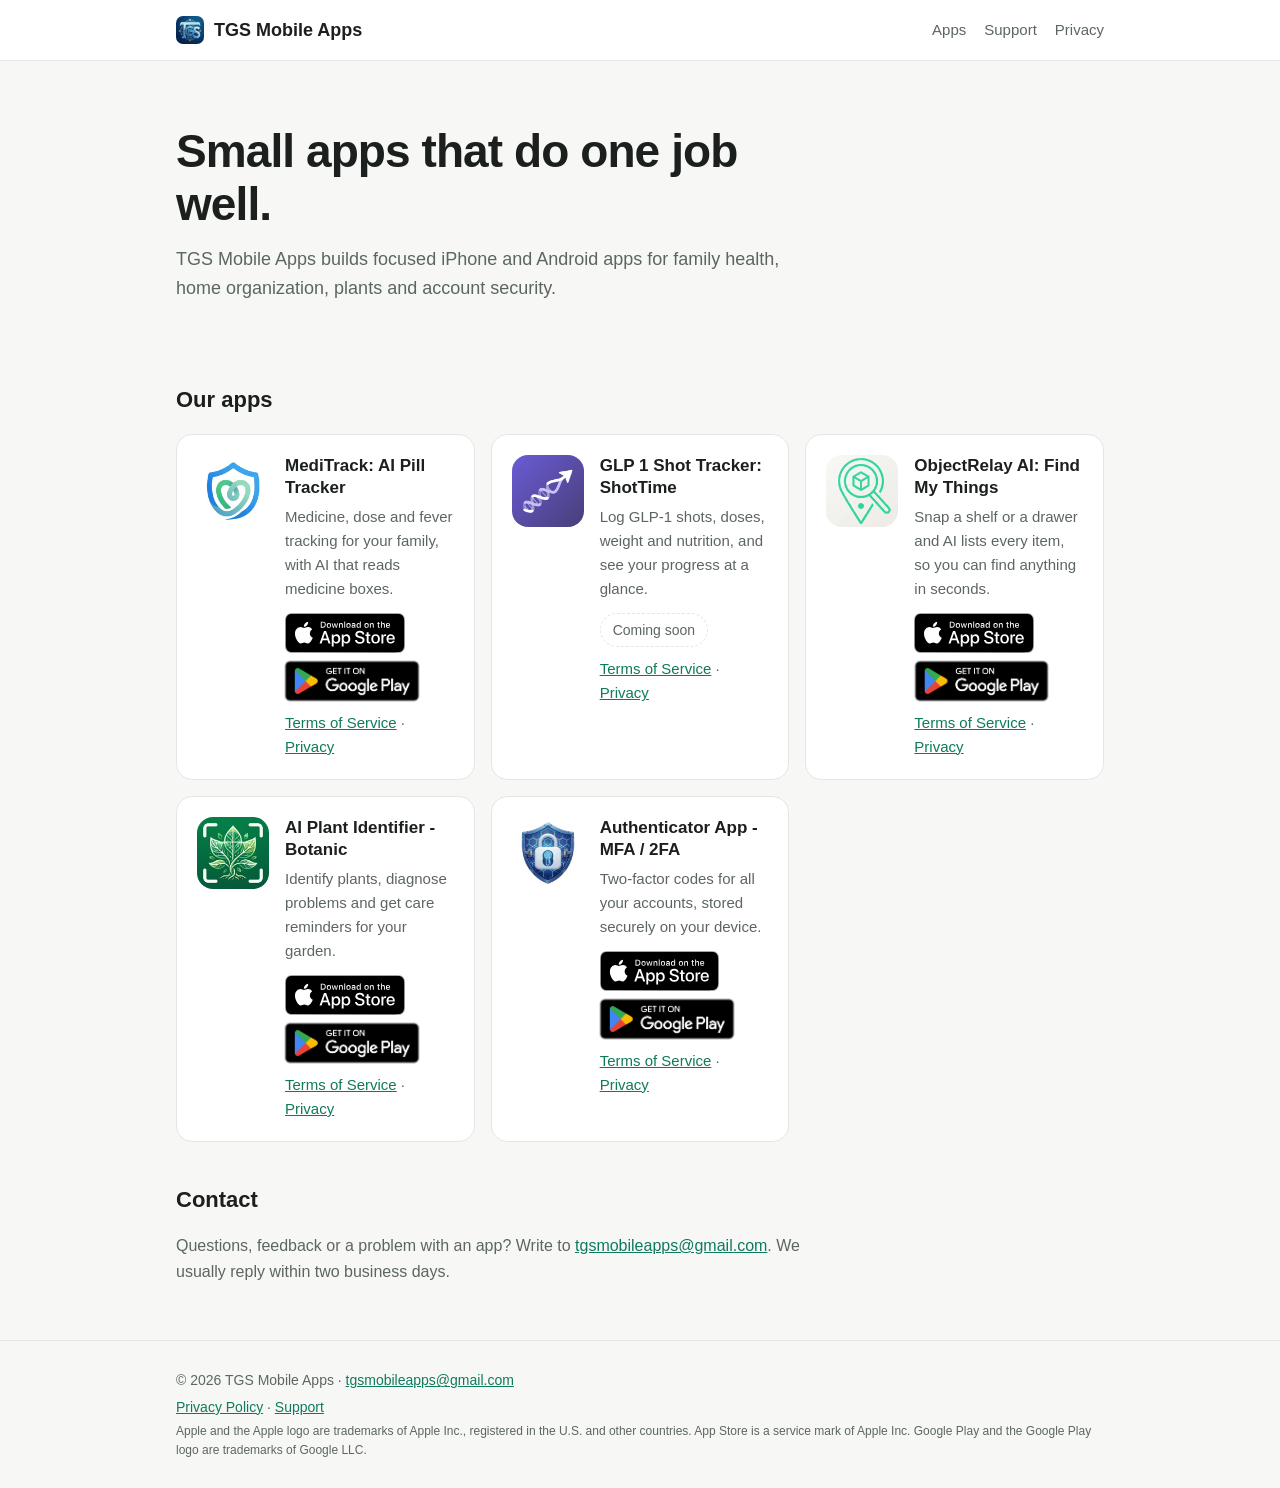
<file: t/get.html>
<!doctype html>
<html lang="en">
<head>
<meta charset="utf-8">
<meta name="viewport" content="width=device-width, initial-scale=1">
<meta name="robots" content="noindex">
<title>Get Pocket Tape</title>
<style>
  body { margin: 0; min-height: 100vh; display: flex; align-items: center; justify-content: center; background: #1c1b19; color: #9c978d; font: 15px -apple-system, Helvetica, Arial, sans-serif; }
  a { color: #ee8f2a; }
</style>
</head>
<body>
<p>Opening the store… <a href="/" id="yedek">Continue</a></p>
<script>
  // Mağaza bağlantıları: uygulama yayına girince burayı doldur. Boşken ana sayfaya gider.
  const MAGAZA = {
    ios: "",     // https://apps.apple.com/app/idXXXXXXXXXX
    android: "", // https://play.google.com/store/apps/details?id=com.tgsmobileapps.pockettape
  };
  const istenen = location.hash.slice(1);
  const ua = navigator.userAgent;
  const cihaz = istenen in MAGAZA ? istenen
    : /android/i.test(ua) ? "android"
    : /iphone|ipad|ipod/i.test(ua) || (/macintosh/i.test(ua) && navigator.maxTouchPoints > 1) ? "ios"
    : "";
  const hedef = MAGAZA[cihaz] || "/";
  document.getElementById("yedek").href = hedef;
  location.replace(hedef);
</script>
</body>
</html>
</file>
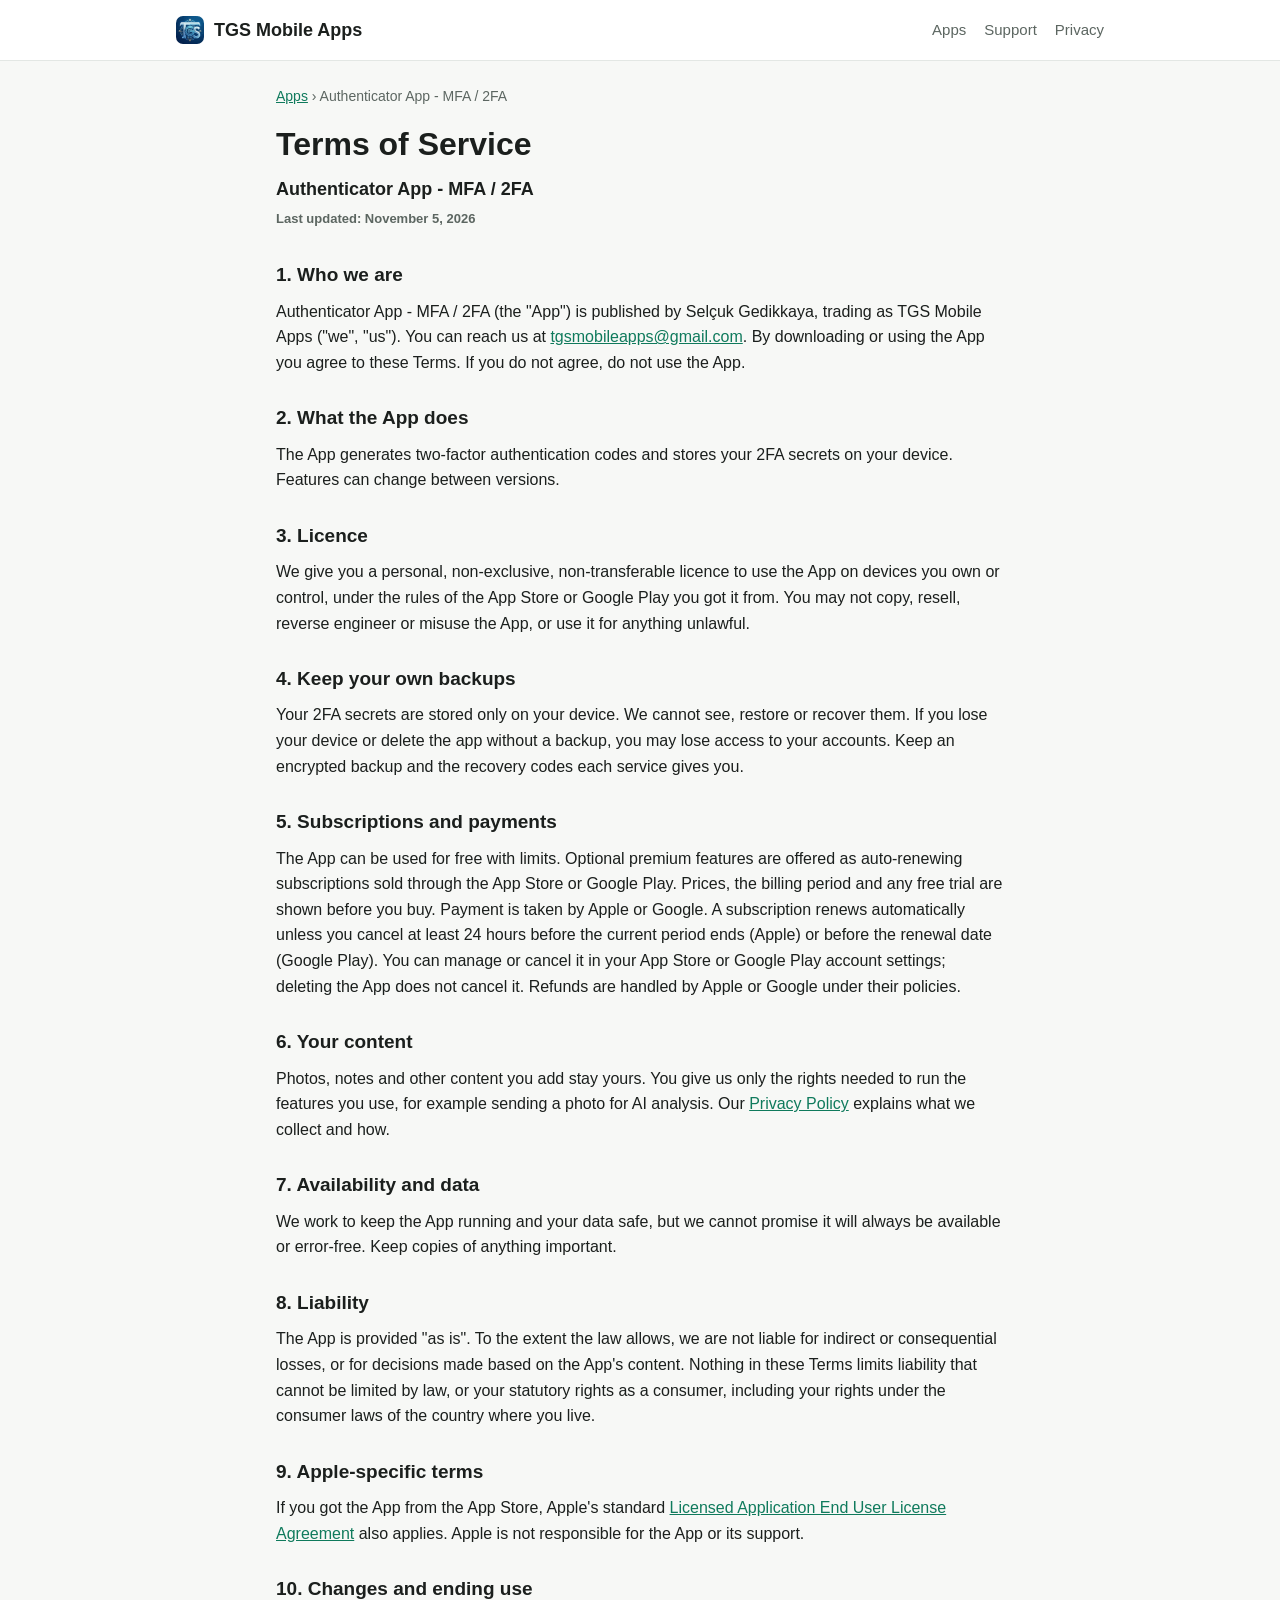
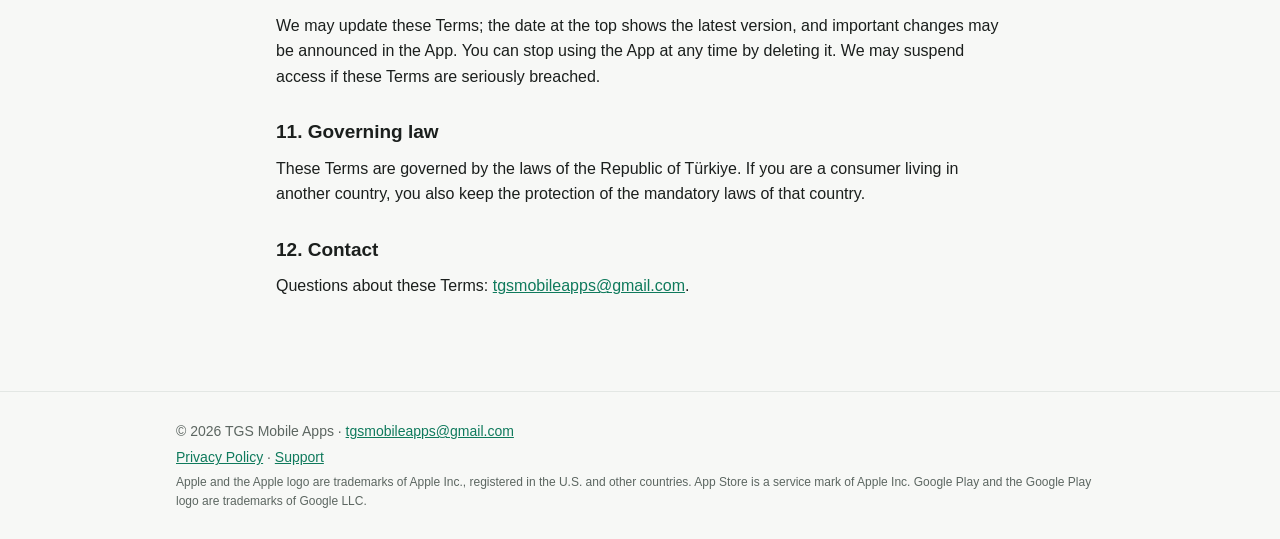
<file: terms/authenticator.html>
<!DOCTYPE html>
<html lang="en">
<head>
<meta charset="UTF-8">
<meta name="viewport" content="width=device-width, initial-scale=1">
<title>Terms of Service – Authenticator App - MFA / 2FA</title>
<meta name="description" content="Terms of Service for Authenticator App - MFA / 2FA">
<link rel="stylesheet" href="../assets/site.css?v=0351285d">
<link rel="icon" type="image/png" sizes="32x32" href="../assets/brand/favicon-32.png">
<link rel="icon" type="image/png" sizes="16x16" href="../assets/brand/favicon-16.png">
<link rel="apple-touch-icon" href="../assets/brand/apple-touch-icon.png">
</head>
<body>
<header class="top"><div class="wrap">
  <a class="brand" href="../index.html"><img src="../assets/brand/apple-touch-icon.png" alt="" width="28" height="28">TGS Mobile Apps</a>
  <nav><a href="../index.html#apps">Apps</a><a href="../support.html">Support</a><a href="../privacy-policy.html">Privacy</a></nav>
</div></header>
<main class="wrap doc">
<p class="crumb"><a href="../index.html#apps">Apps</a> › Authenticator App - MFA / 2FA</p>
<h1>Terms of Service</h1>
<p class="lead">Authenticator App - MFA / 2FA<br><span class="small">Last updated: November 5, 2026</span></p>
<h2>1. Who we are</h2>
<p>Authenticator App - MFA / 2FA (the "App") is published by Selçuk Gedikkaya, trading as TGS Mobile Apps ("we", "us"). You can reach us at <a href="mailto:tgsmobileapps@gmail.com">tgsmobileapps@gmail.com</a>. By downloading or using the App you agree to these Terms. If you do not agree, do not use the App.</p>
<h2>2. What the App does</h2>
<p>The App generates two-factor authentication codes and stores your 2FA secrets on your device. Features can change between versions.</p>
<h2>3. Licence</h2>
<p>We give you a personal, non-exclusive, non-transferable licence to use the App on devices you own or control, under the rules of the App Store or Google Play you got it from. You may not copy, resell, reverse engineer or misuse the App, or use it for anything unlawful.</p>
<h2>4. Keep your own backups</h2>
<p>Your 2FA secrets are stored only on your device. We cannot see, restore or recover them. If you lose your device or delete the app without a backup, you may lose access to your accounts. Keep an encrypted backup and the recovery codes each service gives you.</p>
<h2>5. Subscriptions and payments</h2>
<p>The App can be used for free with limits. Optional premium features are offered as auto-renewing subscriptions sold through the App Store or Google Play. Prices, the billing period and any free trial are shown before you buy. Payment is taken by Apple or Google. A subscription renews automatically unless you cancel at least 24 hours before the current period ends (Apple) or before the renewal date (Google Play). You can manage or cancel it in your App Store or Google Play account settings; deleting the App does not cancel it. Refunds are handled by Apple or Google under their policies.</p>
<h2>6. Your content</h2>
<p>Photos, notes and other content you add stay yours. You give us only the rights needed to run the features you use, for example sending a photo for AI analysis. Our <a href="../privacy-policy.html">Privacy Policy</a> explains what we collect and how.</p>
<h2>7. Availability and data</h2>
<p>We work to keep the App running and your data safe, but we cannot promise it will always be available or error-free. Keep copies of anything important.</p>
<h2>8. Liability</h2>
<p>The App is provided "as is". To the extent the law allows, we are not liable for indirect or consequential losses, or for decisions made based on the App's content. Nothing in these Terms limits liability that cannot be limited by law, or your statutory rights as a consumer, including your rights under the consumer laws of the country where you live.</p>
<h2>9. Apple-specific terms</h2>
<p>If you got the App from the App Store, Apple's standard <a href="https://www.apple.com/legal/internet-services/itunes/dev/stdeula/">Licensed Application End User License Agreement</a> also applies. Apple is not responsible for the App or its support.</p>
<h2>10. Changes and ending use</h2>
<p>We may update these Terms; the date at the top shows the latest version, and important changes may be announced in the App. You can stop using the App at any time by deleting it. We may suspend access if these Terms are seriously breached.</p>
<h2>11. Governing law</h2>
<p>These Terms are governed by the laws of the Republic of Türkiye. If you are a consumer living in another country, you also keep the protection of the mandatory laws of that country.</p>
<h2>12. Contact</h2>
<p>Questions about these Terms: <a href="mailto:tgsmobileapps@gmail.com">tgsmobileapps@gmail.com</a>.</p>
</main>
<footer><div class="wrap">
  <p>© 2026 TGS Mobile Apps · <a href="mailto:tgsmobileapps@gmail.com">tgsmobileapps@gmail.com</a></p>
  <p><a href="../privacy-policy.html">Privacy Policy</a> · <a href="../support.html">Support</a></p>
  <p class="legal">Apple and the Apple logo are trademarks of Apple Inc., registered in the U.S. and other countries. App Store is a service mark of Apple Inc. Google Play and the Google Play logo are trademarks of Google LLC.</p>
</div></footer>
</body>
</html>
</file>
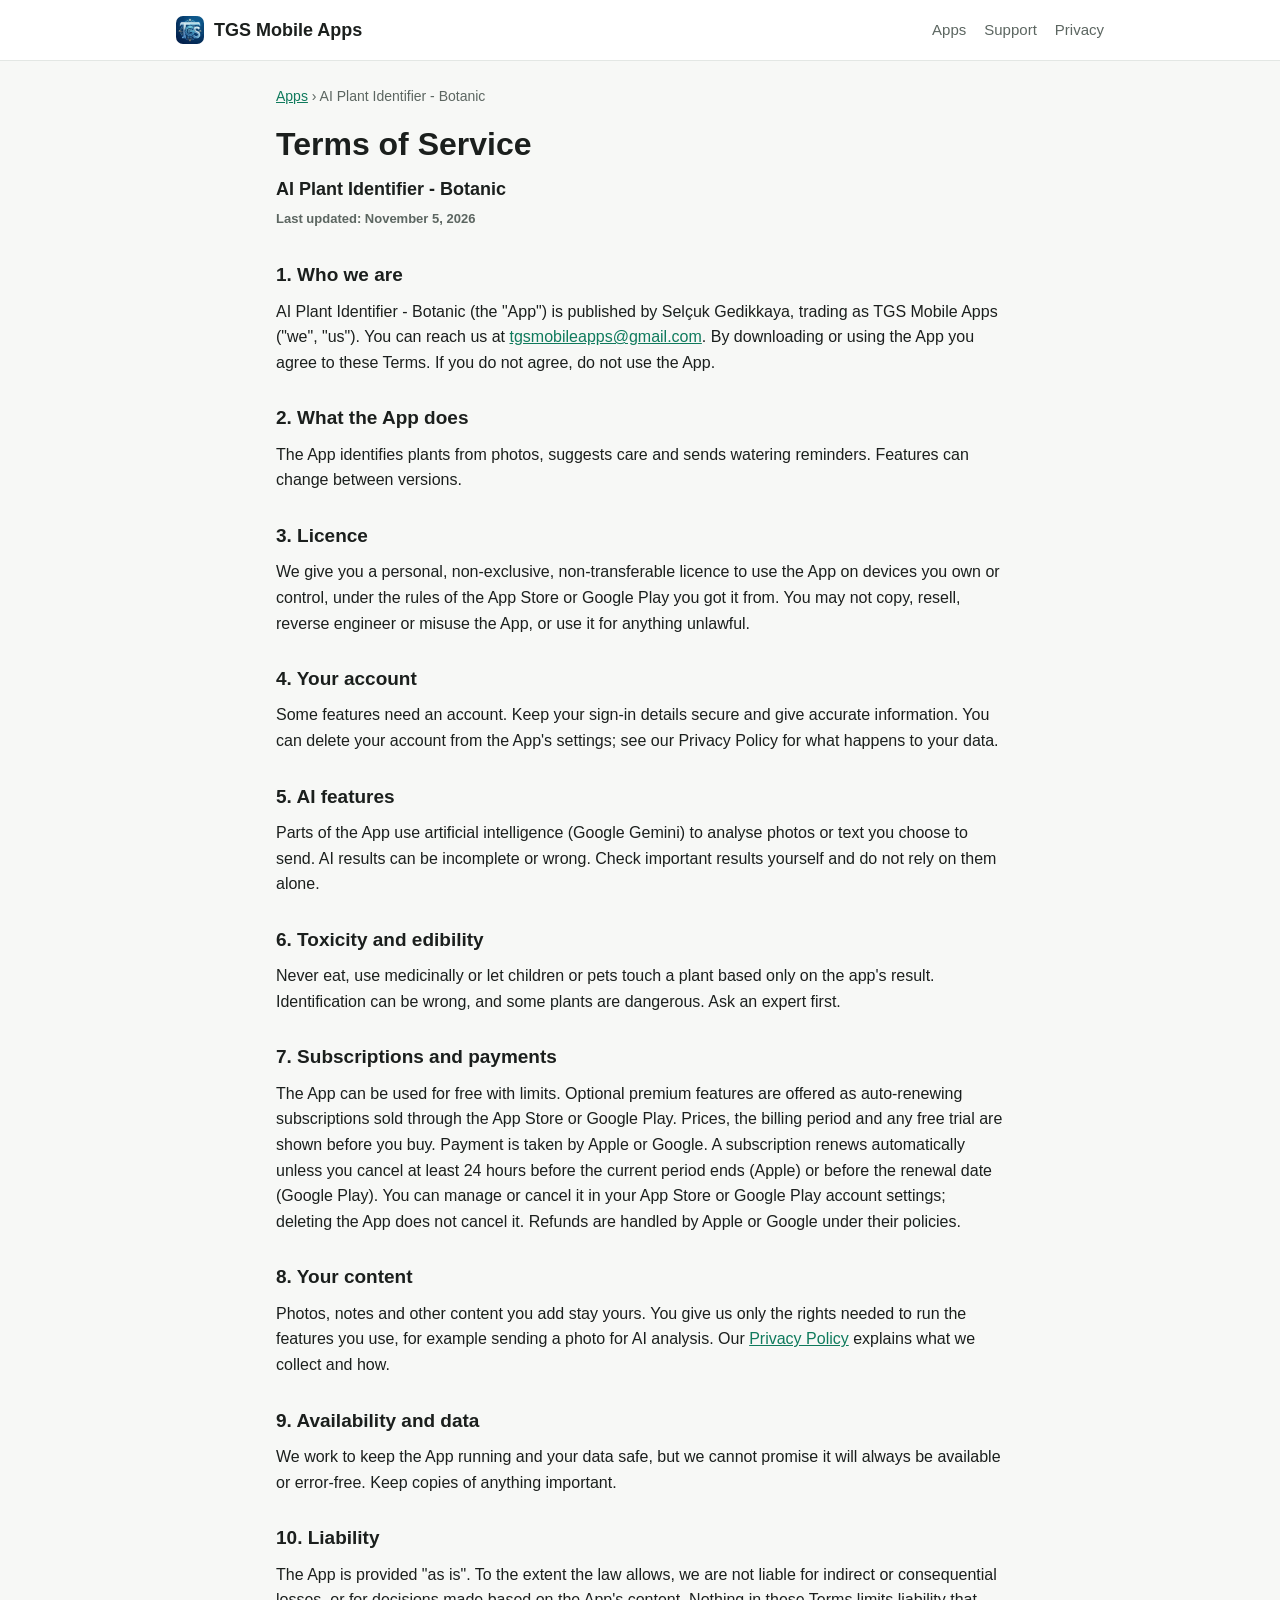
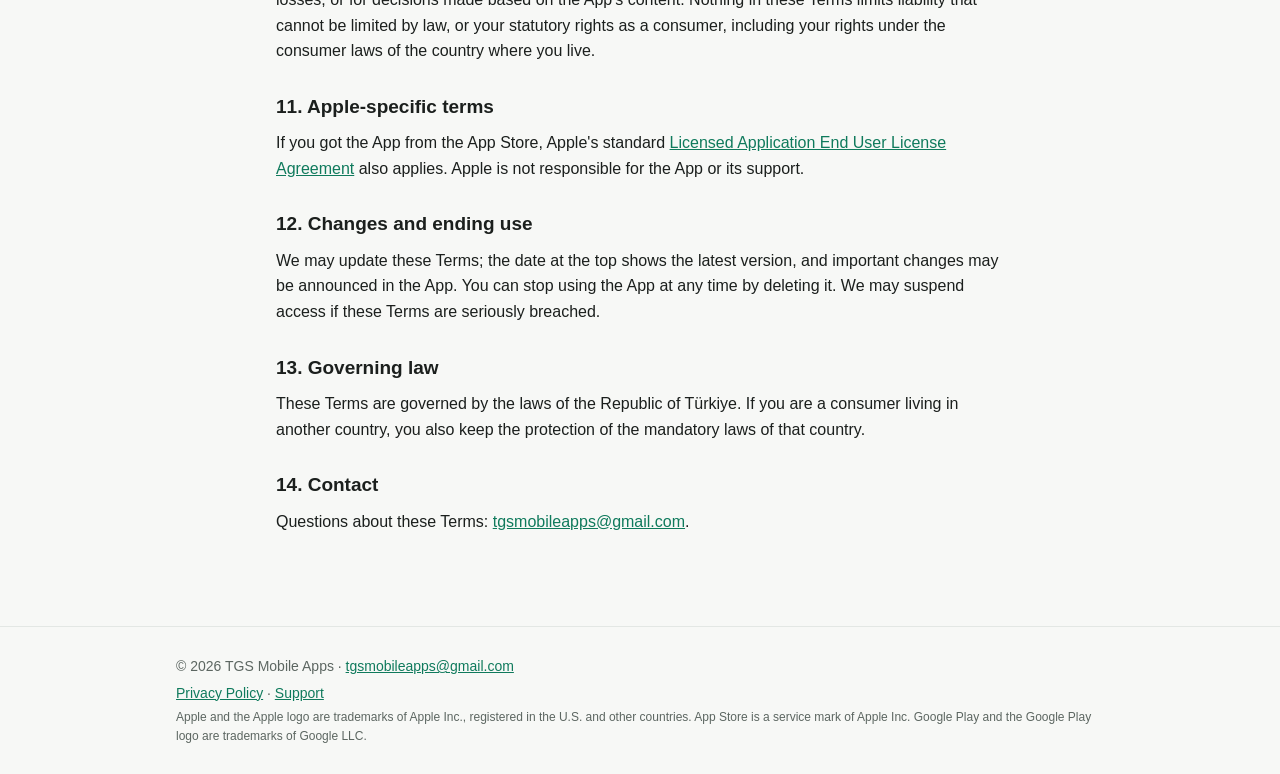
<file: terms/botanic.html>
<!DOCTYPE html>
<html lang="en">
<head>
<meta charset="UTF-8">
<meta name="viewport" content="width=device-width, initial-scale=1">
<title>Terms of Service – AI Plant Identifier - Botanic</title>
<meta name="description" content="Terms of Service for AI Plant Identifier - Botanic">
<link rel="stylesheet" href="../assets/site.css?v=0351285d">
<link rel="icon" type="image/png" sizes="32x32" href="../assets/brand/favicon-32.png">
<link rel="icon" type="image/png" sizes="16x16" href="../assets/brand/favicon-16.png">
<link rel="apple-touch-icon" href="../assets/brand/apple-touch-icon.png">
</head>
<body>
<header class="top"><div class="wrap">
  <a class="brand" href="../index.html"><img src="../assets/brand/apple-touch-icon.png" alt="" width="28" height="28">TGS Mobile Apps</a>
  <nav><a href="../index.html#apps">Apps</a><a href="../support.html">Support</a><a href="../privacy-policy.html">Privacy</a></nav>
</div></header>
<main class="wrap doc">
<p class="crumb"><a href="../index.html#apps">Apps</a> › AI Plant Identifier - Botanic</p>
<h1>Terms of Service</h1>
<p class="lead">AI Plant Identifier - Botanic<br><span class="small">Last updated: November 5, 2026</span></p>
<h2>1. Who we are</h2>
<p>AI Plant Identifier - Botanic (the "App") is published by Selçuk Gedikkaya, trading as TGS Mobile Apps ("we", "us"). You can reach us at <a href="mailto:tgsmobileapps@gmail.com">tgsmobileapps@gmail.com</a>. By downloading or using the App you agree to these Terms. If you do not agree, do not use the App.</p>
<h2>2. What the App does</h2>
<p>The App identifies plants from photos, suggests care and sends watering reminders. Features can change between versions.</p>
<h2>3. Licence</h2>
<p>We give you a personal, non-exclusive, non-transferable licence to use the App on devices you own or control, under the rules of the App Store or Google Play you got it from. You may not copy, resell, reverse engineer or misuse the App, or use it for anything unlawful.</p>
<h2>4. Your account</h2>
<p>Some features need an account. Keep your sign-in details secure and give accurate information. You can delete your account from the App's settings; see our Privacy Policy for what happens to your data.</p>
<h2>5. AI features</h2>
<p>Parts of the App use artificial intelligence (Google Gemini) to analyse photos or text you choose to send. AI results can be incomplete or wrong. Check important results yourself and do not rely on them alone.</p>
<h2>6. Toxicity and edibility</h2>
<p>Never eat, use medicinally or let children or pets touch a plant based only on the app&#x27;s result. Identification can be wrong, and some plants are dangerous. Ask an expert first.</p>
<h2>7. Subscriptions and payments</h2>
<p>The App can be used for free with limits. Optional premium features are offered as auto-renewing subscriptions sold through the App Store or Google Play. Prices, the billing period and any free trial are shown before you buy. Payment is taken by Apple or Google. A subscription renews automatically unless you cancel at least 24 hours before the current period ends (Apple) or before the renewal date (Google Play). You can manage or cancel it in your App Store or Google Play account settings; deleting the App does not cancel it. Refunds are handled by Apple or Google under their policies.</p>
<h2>8. Your content</h2>
<p>Photos, notes and other content you add stay yours. You give us only the rights needed to run the features you use, for example sending a photo for AI analysis. Our <a href="../privacy-policy.html">Privacy Policy</a> explains what we collect and how.</p>
<h2>9. Availability and data</h2>
<p>We work to keep the App running and your data safe, but we cannot promise it will always be available or error-free. Keep copies of anything important.</p>
<h2>10. Liability</h2>
<p>The App is provided "as is". To the extent the law allows, we are not liable for indirect or consequential losses, or for decisions made based on the App's content. Nothing in these Terms limits liability that cannot be limited by law, or your statutory rights as a consumer, including your rights under the consumer laws of the country where you live.</p>
<h2>11. Apple-specific terms</h2>
<p>If you got the App from the App Store, Apple's standard <a href="https://www.apple.com/legal/internet-services/itunes/dev/stdeula/">Licensed Application End User License Agreement</a> also applies. Apple is not responsible for the App or its support.</p>
<h2>12. Changes and ending use</h2>
<p>We may update these Terms; the date at the top shows the latest version, and important changes may be announced in the App. You can stop using the App at any time by deleting it. We may suspend access if these Terms are seriously breached.</p>
<h2>13. Governing law</h2>
<p>These Terms are governed by the laws of the Republic of Türkiye. If you are a consumer living in another country, you also keep the protection of the mandatory laws of that country.</p>
<h2>14. Contact</h2>
<p>Questions about these Terms: <a href="mailto:tgsmobileapps@gmail.com">tgsmobileapps@gmail.com</a>.</p>
</main>
<footer><div class="wrap">
  <p>© 2026 TGS Mobile Apps · <a href="mailto:tgsmobileapps@gmail.com">tgsmobileapps@gmail.com</a></p>
  <p><a href="../privacy-policy.html">Privacy Policy</a> · <a href="../support.html">Support</a></p>
  <p class="legal">Apple and the Apple logo are trademarks of Apple Inc., registered in the U.S. and other countries. App Store is a service mark of Apple Inc. Google Play and the Google Play logo are trademarks of Google LLC.</p>
</div></footer>
</body>
</html>
</file>
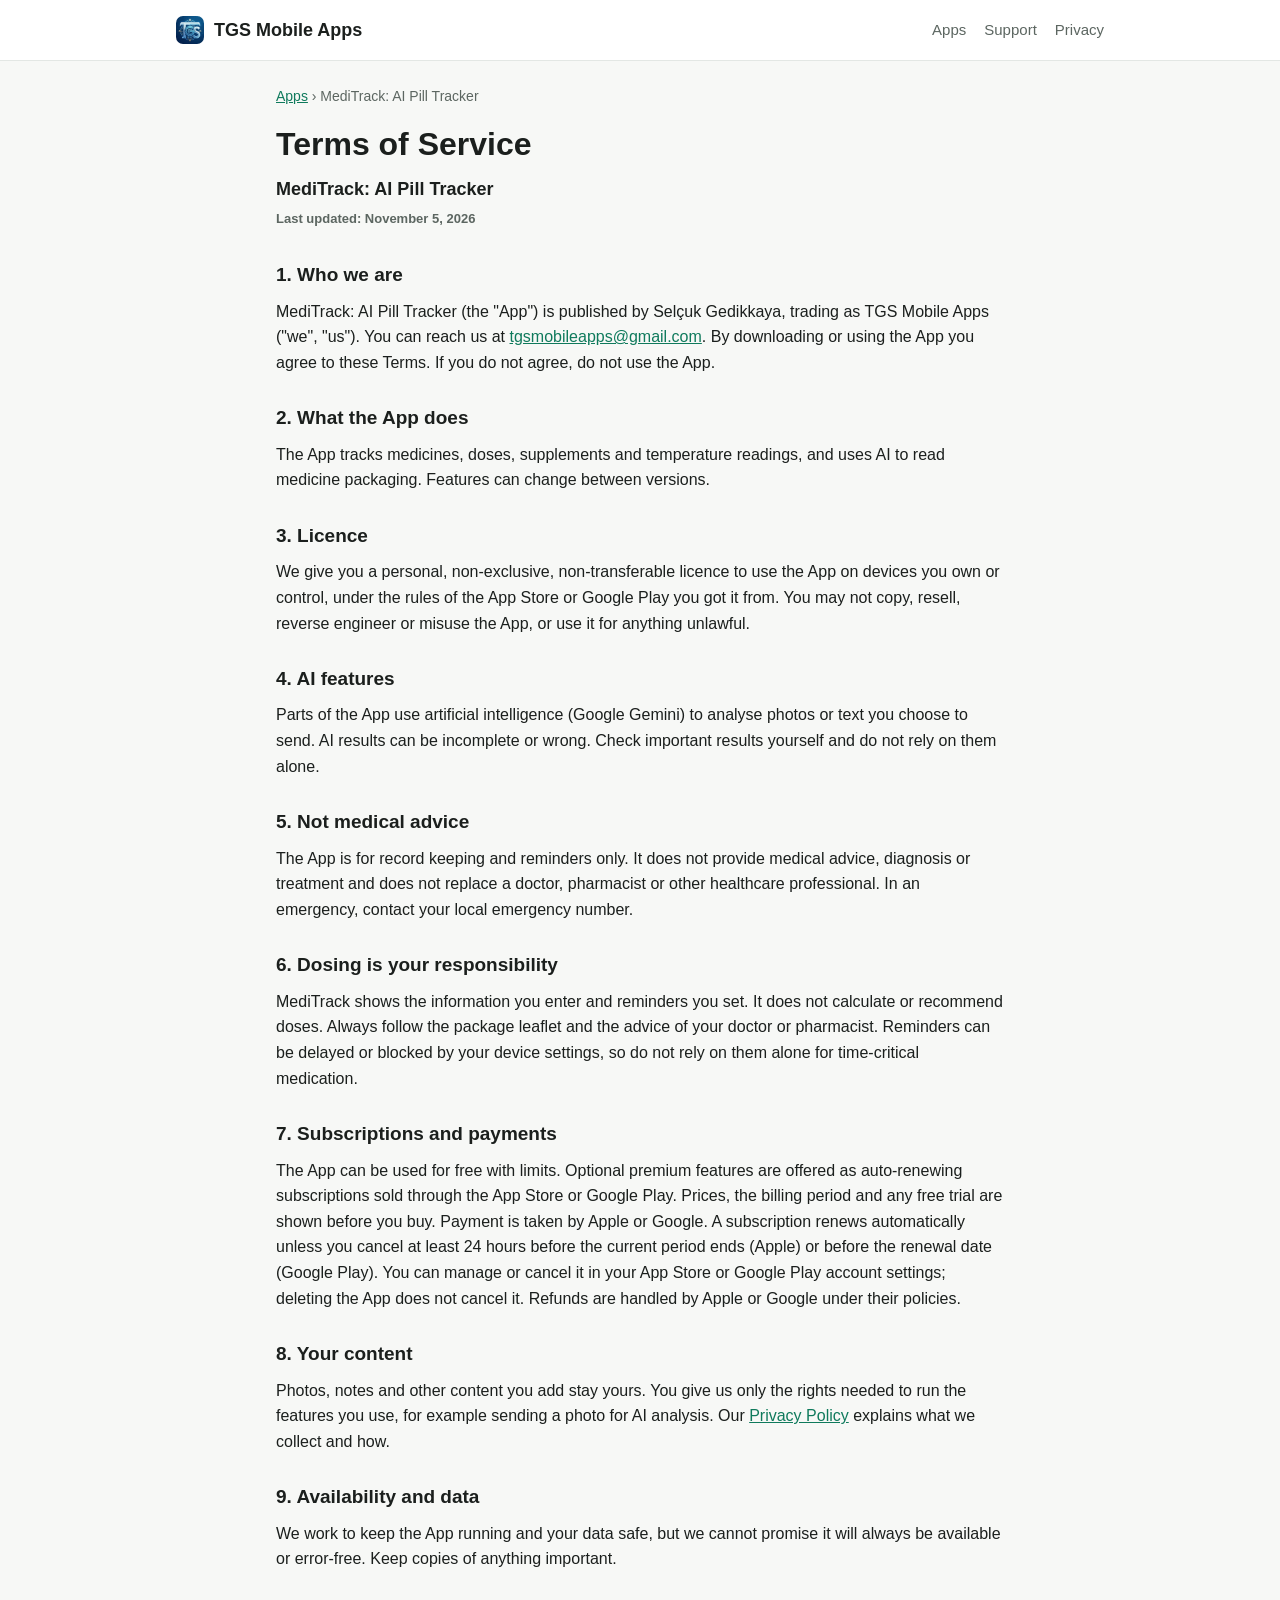
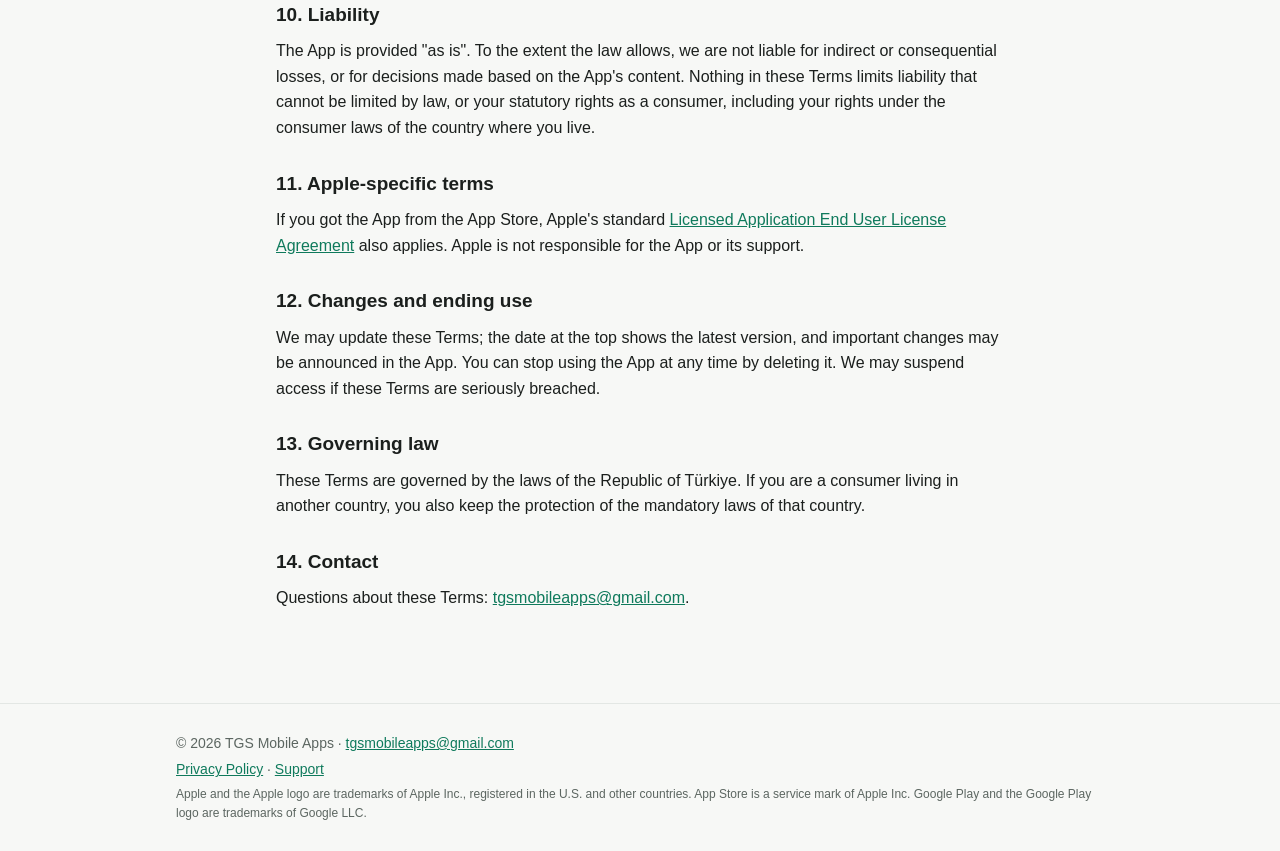
<file: terms/meditrack.html>
<!DOCTYPE html>
<html lang="en">
<head>
<meta charset="UTF-8">
<meta name="viewport" content="width=device-width, initial-scale=1">
<title>Terms of Service – MediTrack: AI Pill Tracker</title>
<meta name="description" content="Terms of Service for MediTrack: AI Pill Tracker">
<link rel="stylesheet" href="../assets/site.css?v=0351285d">
<link rel="icon" type="image/png" sizes="32x32" href="../assets/brand/favicon-32.png">
<link rel="icon" type="image/png" sizes="16x16" href="../assets/brand/favicon-16.png">
<link rel="apple-touch-icon" href="../assets/brand/apple-touch-icon.png">
</head>
<body>
<header class="top"><div class="wrap">
  <a class="brand" href="../index.html"><img src="../assets/brand/apple-touch-icon.png" alt="" width="28" height="28">TGS Mobile Apps</a>
  <nav><a href="../index.html#apps">Apps</a><a href="../support.html">Support</a><a href="../privacy-policy.html">Privacy</a></nav>
</div></header>
<main class="wrap doc">
<p class="crumb"><a href="../index.html#apps">Apps</a> › MediTrack: AI Pill Tracker</p>
<h1>Terms of Service</h1>
<p class="lead">MediTrack: AI Pill Tracker<br><span class="small">Last updated: November 5, 2026</span></p>
<h2>1. Who we are</h2>
<p>MediTrack: AI Pill Tracker (the "App") is published by Selçuk Gedikkaya, trading as TGS Mobile Apps ("we", "us"). You can reach us at <a href="mailto:tgsmobileapps@gmail.com">tgsmobileapps@gmail.com</a>. By downloading or using the App you agree to these Terms. If you do not agree, do not use the App.</p>
<h2>2. What the App does</h2>
<p>The App tracks medicines, doses, supplements and temperature readings, and uses AI to read medicine packaging. Features can change between versions.</p>
<h2>3. Licence</h2>
<p>We give you a personal, non-exclusive, non-transferable licence to use the App on devices you own or control, under the rules of the App Store or Google Play you got it from. You may not copy, resell, reverse engineer or misuse the App, or use it for anything unlawful.</p>
<h2>4. AI features</h2>
<p>Parts of the App use artificial intelligence (Google Gemini) to analyse photos or text you choose to send. AI results can be incomplete or wrong. Check important results yourself and do not rely on them alone.</p>
<h2>5. Not medical advice</h2>
<p>The App is for record keeping and reminders only. It does not provide medical advice, diagnosis or treatment and does not replace a doctor, pharmacist or other healthcare professional. In an emergency, contact your local emergency number.</p>
<h2>6. Dosing is your responsibility</h2>
<p>MediTrack shows the information you enter and reminders you set. It does not calculate or recommend doses. Always follow the package leaflet and the advice of your doctor or pharmacist. Reminders can be delayed or blocked by your device settings, so do not rely on them alone for time-critical medication.</p>
<h2>7. Subscriptions and payments</h2>
<p>The App can be used for free with limits. Optional premium features are offered as auto-renewing subscriptions sold through the App Store or Google Play. Prices, the billing period and any free trial are shown before you buy. Payment is taken by Apple or Google. A subscription renews automatically unless you cancel at least 24 hours before the current period ends (Apple) or before the renewal date (Google Play). You can manage or cancel it in your App Store or Google Play account settings; deleting the App does not cancel it. Refunds are handled by Apple or Google under their policies.</p>
<h2>8. Your content</h2>
<p>Photos, notes and other content you add stay yours. You give us only the rights needed to run the features you use, for example sending a photo for AI analysis. Our <a href="../privacy-policy.html">Privacy Policy</a> explains what we collect and how.</p>
<h2>9. Availability and data</h2>
<p>We work to keep the App running and your data safe, but we cannot promise it will always be available or error-free. Keep copies of anything important.</p>
<h2>10. Liability</h2>
<p>The App is provided "as is". To the extent the law allows, we are not liable for indirect or consequential losses, or for decisions made based on the App's content. Nothing in these Terms limits liability that cannot be limited by law, or your statutory rights as a consumer, including your rights under the consumer laws of the country where you live.</p>
<h2>11. Apple-specific terms</h2>
<p>If you got the App from the App Store, Apple's standard <a href="https://www.apple.com/legal/internet-services/itunes/dev/stdeula/">Licensed Application End User License Agreement</a> also applies. Apple is not responsible for the App or its support.</p>
<h2>12. Changes and ending use</h2>
<p>We may update these Terms; the date at the top shows the latest version, and important changes may be announced in the App. You can stop using the App at any time by deleting it. We may suspend access if these Terms are seriously breached.</p>
<h2>13. Governing law</h2>
<p>These Terms are governed by the laws of the Republic of Türkiye. If you are a consumer living in another country, you also keep the protection of the mandatory laws of that country.</p>
<h2>14. Contact</h2>
<p>Questions about these Terms: <a href="mailto:tgsmobileapps@gmail.com">tgsmobileapps@gmail.com</a>.</p>
</main>
<footer><div class="wrap">
  <p>© 2026 TGS Mobile Apps · <a href="mailto:tgsmobileapps@gmail.com">tgsmobileapps@gmail.com</a></p>
  <p><a href="../privacy-policy.html">Privacy Policy</a> · <a href="../support.html">Support</a></p>
  <p class="legal">Apple and the Apple logo are trademarks of Apple Inc., registered in the U.S. and other countries. App Store is a service mark of Apple Inc. Google Play and the Google Play logo are trademarks of Google LLC.</p>
</div></footer>
</body>
</html>
</file>
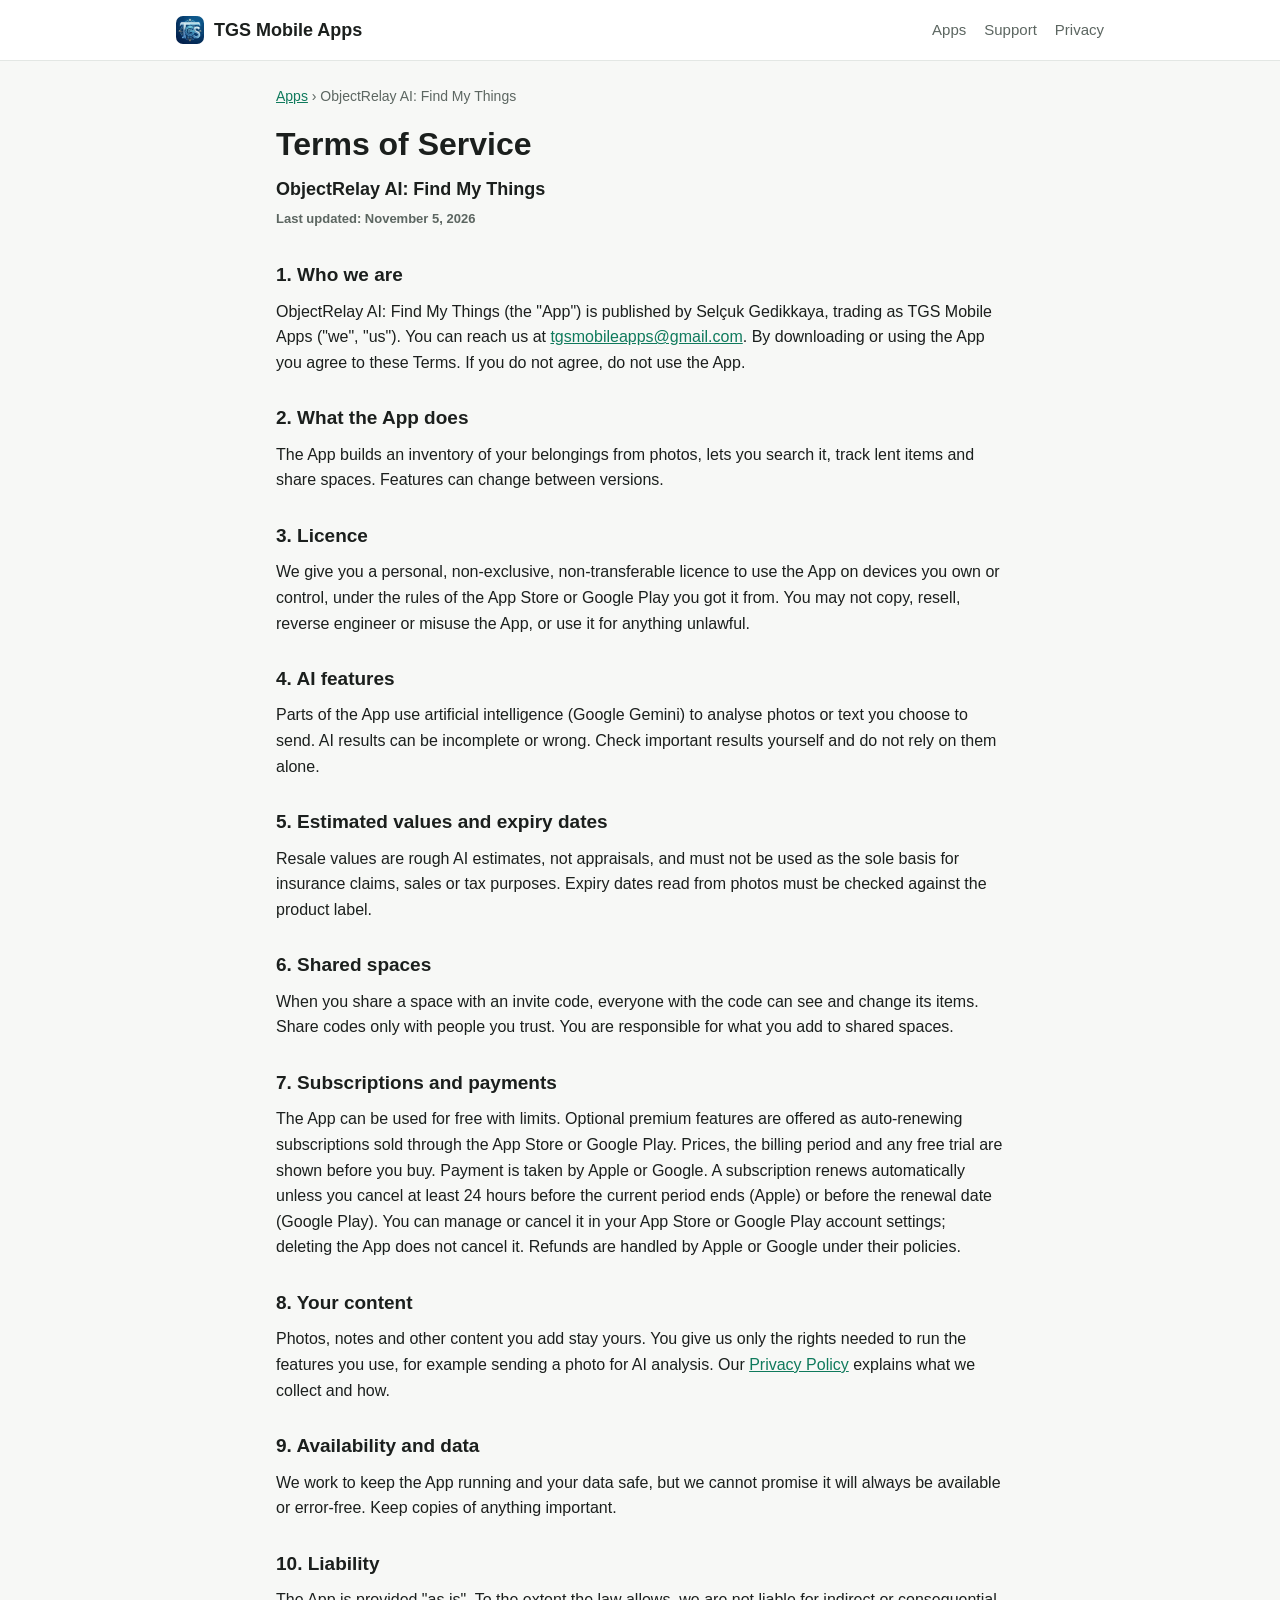
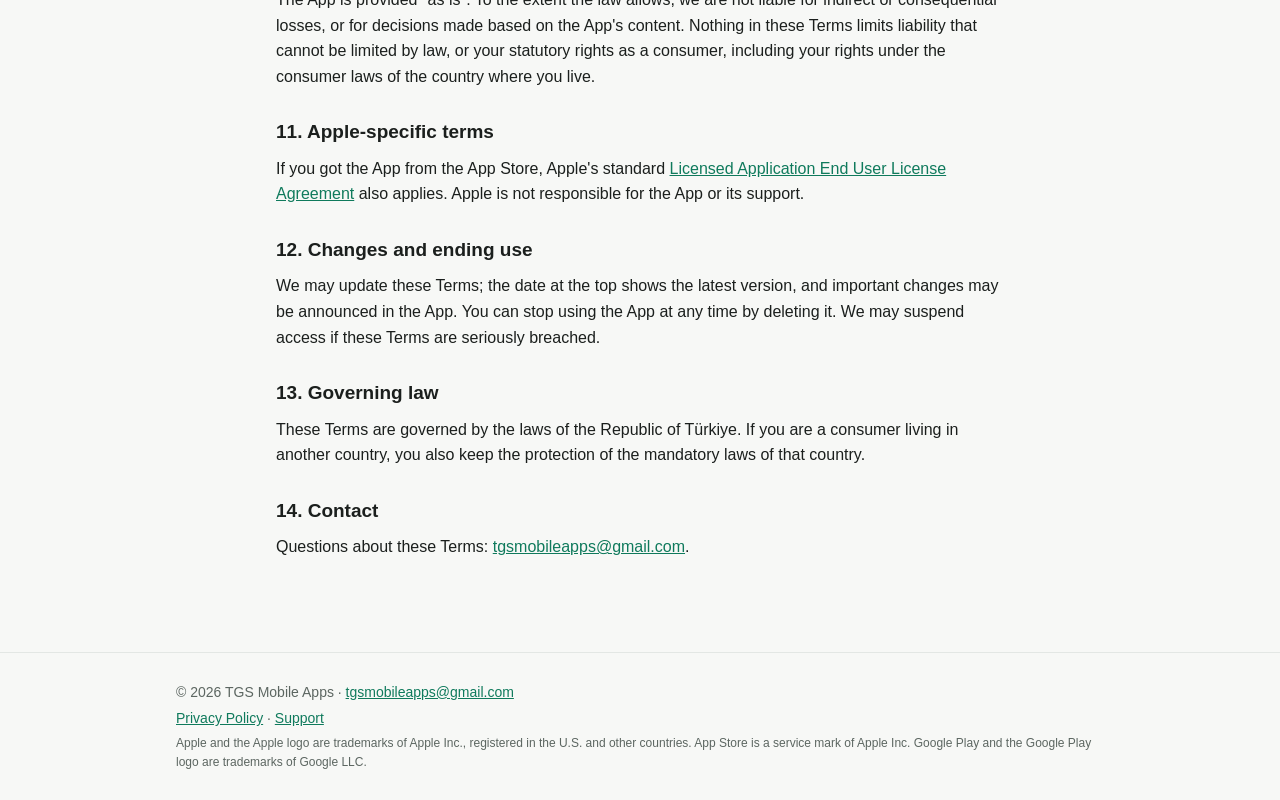
<file: terms/objectrelay.html>
<!DOCTYPE html>
<html lang="en">
<head>
<meta charset="UTF-8">
<meta name="viewport" content="width=device-width, initial-scale=1">
<title>Terms of Service – ObjectRelay AI: Find My Things</title>
<meta name="description" content="Terms of Service for ObjectRelay AI: Find My Things">
<link rel="stylesheet" href="../assets/site.css?v=0351285d">
<link rel="icon" type="image/png" sizes="32x32" href="../assets/brand/favicon-32.png">
<link rel="icon" type="image/png" sizes="16x16" href="../assets/brand/favicon-16.png">
<link rel="apple-touch-icon" href="../assets/brand/apple-touch-icon.png">
</head>
<body>
<header class="top"><div class="wrap">
  <a class="brand" href="../index.html"><img src="../assets/brand/apple-touch-icon.png" alt="" width="28" height="28">TGS Mobile Apps</a>
  <nav><a href="../index.html#apps">Apps</a><a href="../support.html">Support</a><a href="../privacy-policy.html">Privacy</a></nav>
</div></header>
<main class="wrap doc">
<p class="crumb"><a href="../index.html#apps">Apps</a> › ObjectRelay AI: Find My Things</p>
<h1>Terms of Service</h1>
<p class="lead">ObjectRelay AI: Find My Things<br><span class="small">Last updated: November 5, 2026</span></p>
<h2>1. Who we are</h2>
<p>ObjectRelay AI: Find My Things (the "App") is published by Selçuk Gedikkaya, trading as TGS Mobile Apps ("we", "us"). You can reach us at <a href="mailto:tgsmobileapps@gmail.com">tgsmobileapps@gmail.com</a>. By downloading or using the App you agree to these Terms. If you do not agree, do not use the App.</p>
<h2>2. What the App does</h2>
<p>The App builds an inventory of your belongings from photos, lets you search it, track lent items and share spaces. Features can change between versions.</p>
<h2>3. Licence</h2>
<p>We give you a personal, non-exclusive, non-transferable licence to use the App on devices you own or control, under the rules of the App Store or Google Play you got it from. You may not copy, resell, reverse engineer or misuse the App, or use it for anything unlawful.</p>
<h2>4. AI features</h2>
<p>Parts of the App use artificial intelligence (Google Gemini) to analyse photos or text you choose to send. AI results can be incomplete or wrong. Check important results yourself and do not rely on them alone.</p>
<h2>5. Estimated values and expiry dates</h2>
<p>Resale values are rough AI estimates, not appraisals, and must not be used as the sole basis for insurance claims, sales or tax purposes. Expiry dates read from photos must be checked against the product label.</p>
<h2>6. Shared spaces</h2>
<p>When you share a space with an invite code, everyone with the code can see and change its items. Share codes only with people you trust. You are responsible for what you add to shared spaces.</p>
<h2>7. Subscriptions and payments</h2>
<p>The App can be used for free with limits. Optional premium features are offered as auto-renewing subscriptions sold through the App Store or Google Play. Prices, the billing period and any free trial are shown before you buy. Payment is taken by Apple or Google. A subscription renews automatically unless you cancel at least 24 hours before the current period ends (Apple) or before the renewal date (Google Play). You can manage or cancel it in your App Store or Google Play account settings; deleting the App does not cancel it. Refunds are handled by Apple or Google under their policies.</p>
<h2>8. Your content</h2>
<p>Photos, notes and other content you add stay yours. You give us only the rights needed to run the features you use, for example sending a photo for AI analysis. Our <a href="../privacy-policy.html">Privacy Policy</a> explains what we collect and how.</p>
<h2>9. Availability and data</h2>
<p>We work to keep the App running and your data safe, but we cannot promise it will always be available or error-free. Keep copies of anything important.</p>
<h2>10. Liability</h2>
<p>The App is provided "as is". To the extent the law allows, we are not liable for indirect or consequential losses, or for decisions made based on the App's content. Nothing in these Terms limits liability that cannot be limited by law, or your statutory rights as a consumer, including your rights under the consumer laws of the country where you live.</p>
<h2>11. Apple-specific terms</h2>
<p>If you got the App from the App Store, Apple's standard <a href="https://www.apple.com/legal/internet-services/itunes/dev/stdeula/">Licensed Application End User License Agreement</a> also applies. Apple is not responsible for the App or its support.</p>
<h2>12. Changes and ending use</h2>
<p>We may update these Terms; the date at the top shows the latest version, and important changes may be announced in the App. You can stop using the App at any time by deleting it. We may suspend access if these Terms are seriously breached.</p>
<h2>13. Governing law</h2>
<p>These Terms are governed by the laws of the Republic of Türkiye. If you are a consumer living in another country, you also keep the protection of the mandatory laws of that country.</p>
<h2>14. Contact</h2>
<p>Questions about these Terms: <a href="mailto:tgsmobileapps@gmail.com">tgsmobileapps@gmail.com</a>.</p>
</main>
<footer><div class="wrap">
  <p>© 2026 TGS Mobile Apps · <a href="mailto:tgsmobileapps@gmail.com">tgsmobileapps@gmail.com</a></p>
  <p><a href="../privacy-policy.html">Privacy Policy</a> · <a href="../support.html">Support</a></p>
  <p class="legal">Apple and the Apple logo are trademarks of Apple Inc., registered in the U.S. and other countries. App Store is a service mark of Apple Inc. Google Play and the Google Play logo are trademarks of Google LLC.</p>
</div></footer>
</body>
</html>
</file>
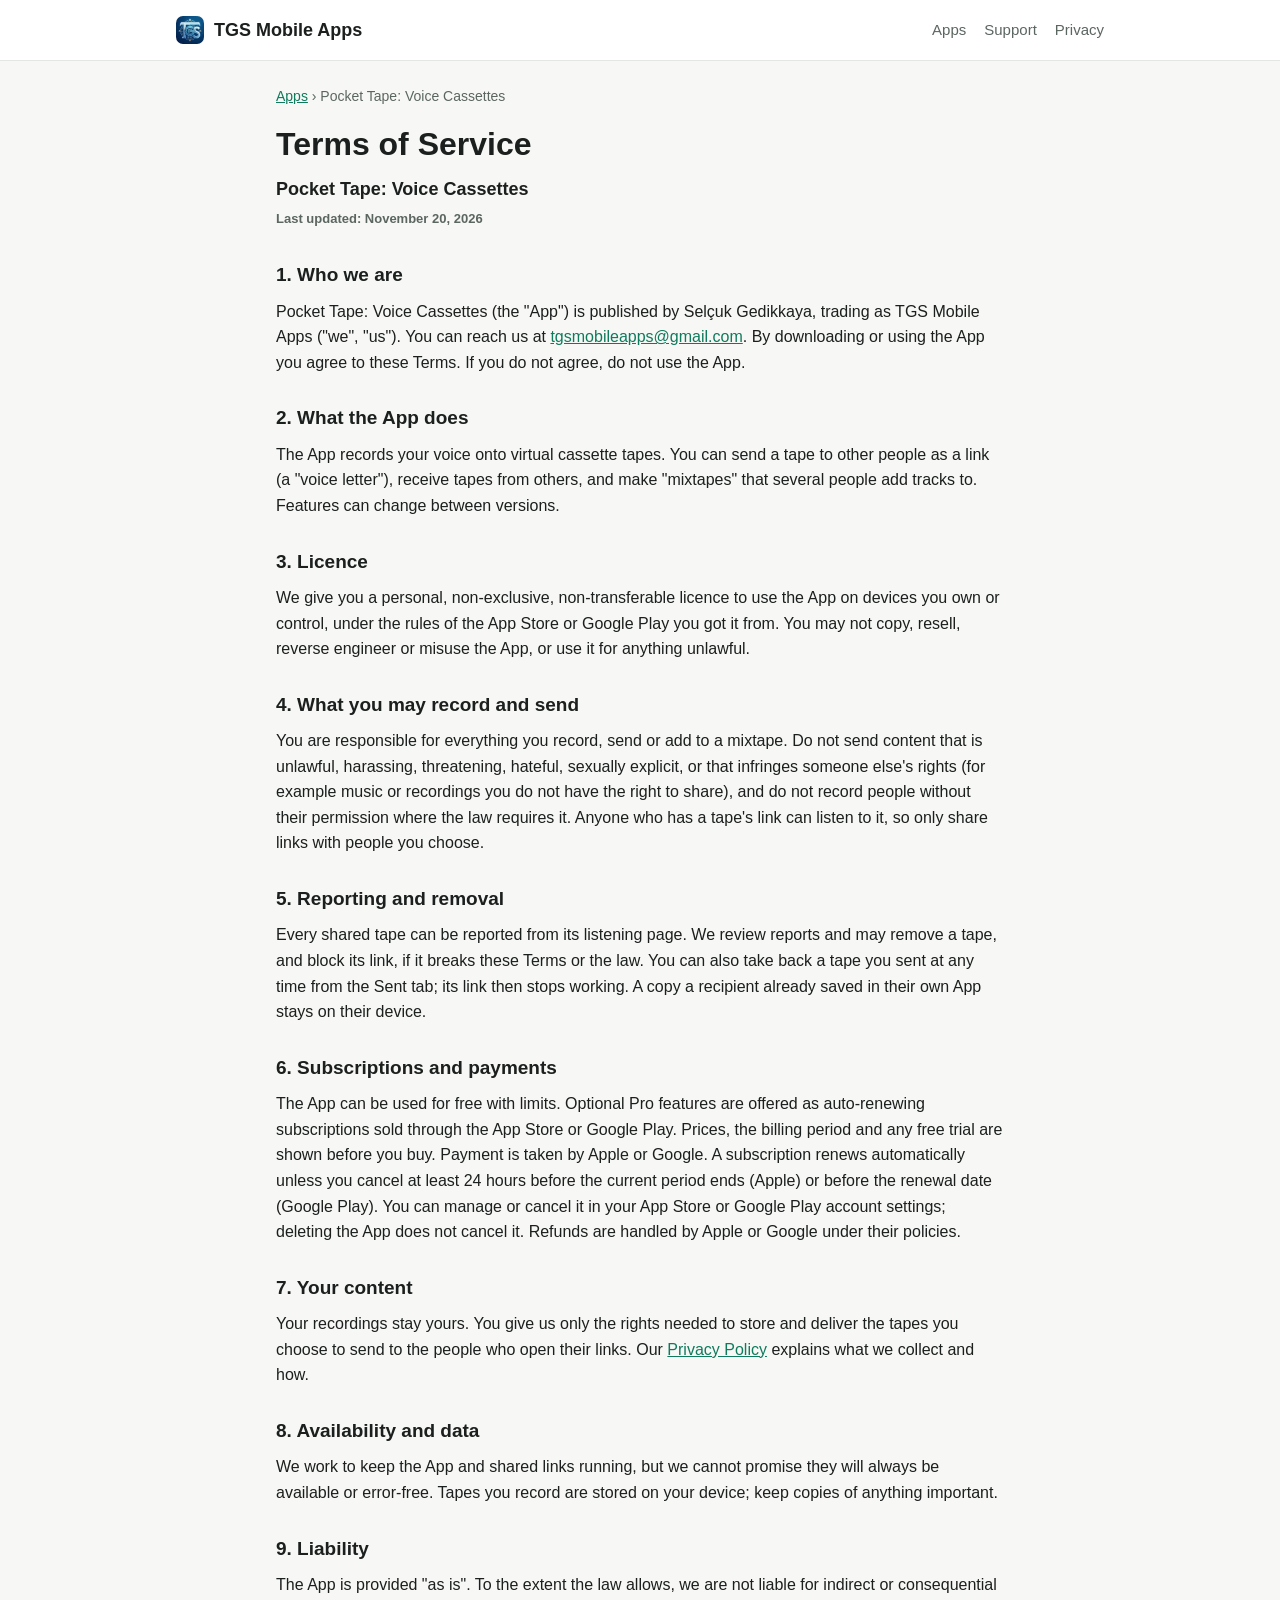
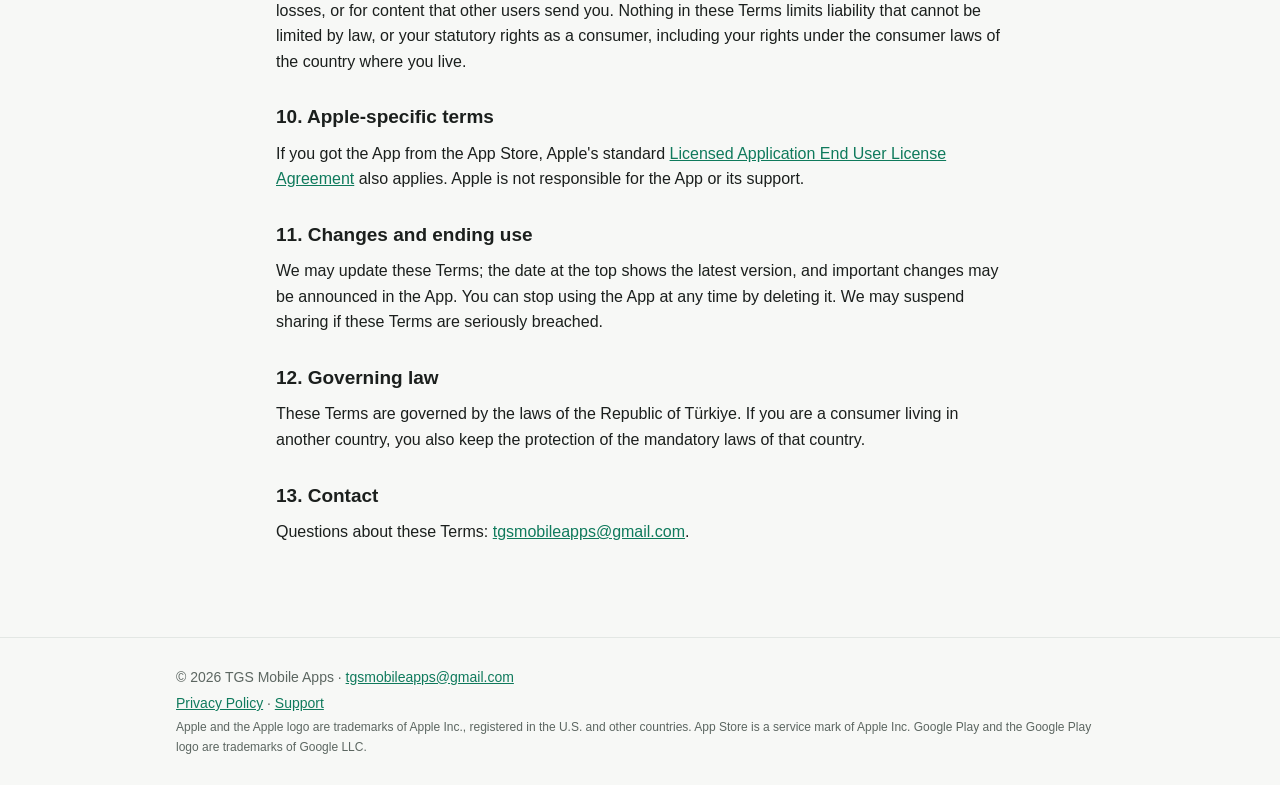
<file: terms/pockettape.html>
<!DOCTYPE html>
<html lang="en">
<head>
<meta charset="UTF-8">
<meta name="viewport" content="width=device-width, initial-scale=1">
<title>Terms of Service – Pocket Tape: Voice Cassettes</title>
<meta name="description" content="Terms of Service for Pocket Tape: Voice Cassettes">
<link rel="stylesheet" href="../assets/site.css?v=0351285d">
<link rel="icon" type="image/png" sizes="32x32" href="../assets/brand/favicon-32.png">
<link rel="icon" type="image/png" sizes="16x16" href="../assets/brand/favicon-16.png">
<link rel="apple-touch-icon" href="../assets/brand/apple-touch-icon.png">
</head>
<body>
<header class="top"><div class="wrap">
  <a class="brand" href="../index.html"><img src="../assets/brand/apple-touch-icon.png" alt="" width="28" height="28">TGS Mobile Apps</a>
  <nav><a href="../index.html#apps">Apps</a><a href="../support.html">Support</a><a href="../privacy-policy.html">Privacy</a></nav>
</div></header>
<main class="wrap doc">
<p class="crumb"><a href="../index.html#apps">Apps</a> › Pocket Tape: Voice Cassettes</p>
<h1>Terms of Service</h1>
<p class="lead">Pocket Tape: Voice Cassettes<br><span class="small">Last updated: November 20, 2026</span></p>
<h2>1. Who we are</h2>
<p>Pocket Tape: Voice Cassettes (the "App") is published by Selçuk Gedikkaya, trading as TGS Mobile Apps ("we", "us"). You can reach us at <a href="mailto:tgsmobileapps@gmail.com">tgsmobileapps@gmail.com</a>. By downloading or using the App you agree to these Terms. If you do not agree, do not use the App.</p>
<h2>2. What the App does</h2>
<p>The App records your voice onto virtual cassette tapes. You can send a tape to other people as a link (a "voice letter"), receive tapes from others, and make "mixtapes" that several people add tracks to. Features can change between versions.</p>
<h2>3. Licence</h2>
<p>We give you a personal, non-exclusive, non-transferable licence to use the App on devices you own or control, under the rules of the App Store or Google Play you got it from. You may not copy, resell, reverse engineer or misuse the App, or use it for anything unlawful.</p>
<h2>4. What you may record and send</h2>
<p>You are responsible for everything you record, send or add to a mixtape. Do not send content that is unlawful, harassing, threatening, hateful, sexually explicit, or that infringes someone else's rights (for example music or recordings you do not have the right to share), and do not record people without their permission where the law requires it. Anyone who has a tape's link can listen to it, so only share links with people you choose.</p>
<h2>5. Reporting and removal</h2>
<p>Every shared tape can be reported from its listening page. We review reports and may remove a tape, and block its link, if it breaks these Terms or the law. You can also take back a tape you sent at any time from the Sent tab; its link then stops working. A copy a recipient already saved in their own App stays on their device.</p>
<h2>6. Subscriptions and payments</h2>
<p>The App can be used for free with limits. Optional Pro features are offered as auto-renewing subscriptions sold through the App Store or Google Play. Prices, the billing period and any free trial are shown before you buy. Payment is taken by Apple or Google. A subscription renews automatically unless you cancel at least 24 hours before the current period ends (Apple) or before the renewal date (Google Play). You can manage or cancel it in your App Store or Google Play account settings; deleting the App does not cancel it. Refunds are handled by Apple or Google under their policies.</p>
<h2>7. Your content</h2>
<p>Your recordings stay yours. You give us only the rights needed to store and deliver the tapes you choose to send to the people who open their links. Our <a href="../privacy-policy.html#pocket-tape">Privacy Policy</a> explains what we collect and how.</p>
<h2>8. Availability and data</h2>
<p>We work to keep the App and shared links running, but we cannot promise they will always be available or error-free. Tapes you record are stored on your device; keep copies of anything important.</p>
<h2>9. Liability</h2>
<p>The App is provided "as is". To the extent the law allows, we are not liable for indirect or consequential losses, or for content that other users send you. Nothing in these Terms limits liability that cannot be limited by law, or your statutory rights as a consumer, including your rights under the consumer laws of the country where you live.</p>
<h2>10. Apple-specific terms</h2>
<p>If you got the App from the App Store, Apple's standard <a href="https://www.apple.com/legal/internet-services/itunes/dev/stdeula/">Licensed Application End User License Agreement</a> also applies. Apple is not responsible for the App or its support.</p>
<h2>11. Changes and ending use</h2>
<p>We may update these Terms; the date at the top shows the latest version, and important changes may be announced in the App. You can stop using the App at any time by deleting it. We may suspend sharing if these Terms are seriously breached.</p>
<h2>12. Governing law</h2>
<p>These Terms are governed by the laws of the Republic of Türkiye. If you are a consumer living in another country, you also keep the protection of the mandatory laws of that country.</p>
<h2>13. Contact</h2>
<p>Questions about these Terms: <a href="mailto:tgsmobileapps@gmail.com">tgsmobileapps@gmail.com</a>.</p>
</main>
<footer><div class="wrap">
  <p>© 2026 TGS Mobile Apps · <a href="mailto:tgsmobileapps@gmail.com">tgsmobileapps@gmail.com</a></p>
  <p><a href="../privacy-policy.html">Privacy Policy</a> · <a href="../support.html">Support</a></p>
  <p class="legal">Apple and the Apple logo are trademarks of Apple Inc., registered in the U.S. and other countries. App Store is a service mark of Apple Inc. Google Play and the Google Play logo are trademarks of Google LLC.</p>
</div></footer>
</body>
</html>
</file>
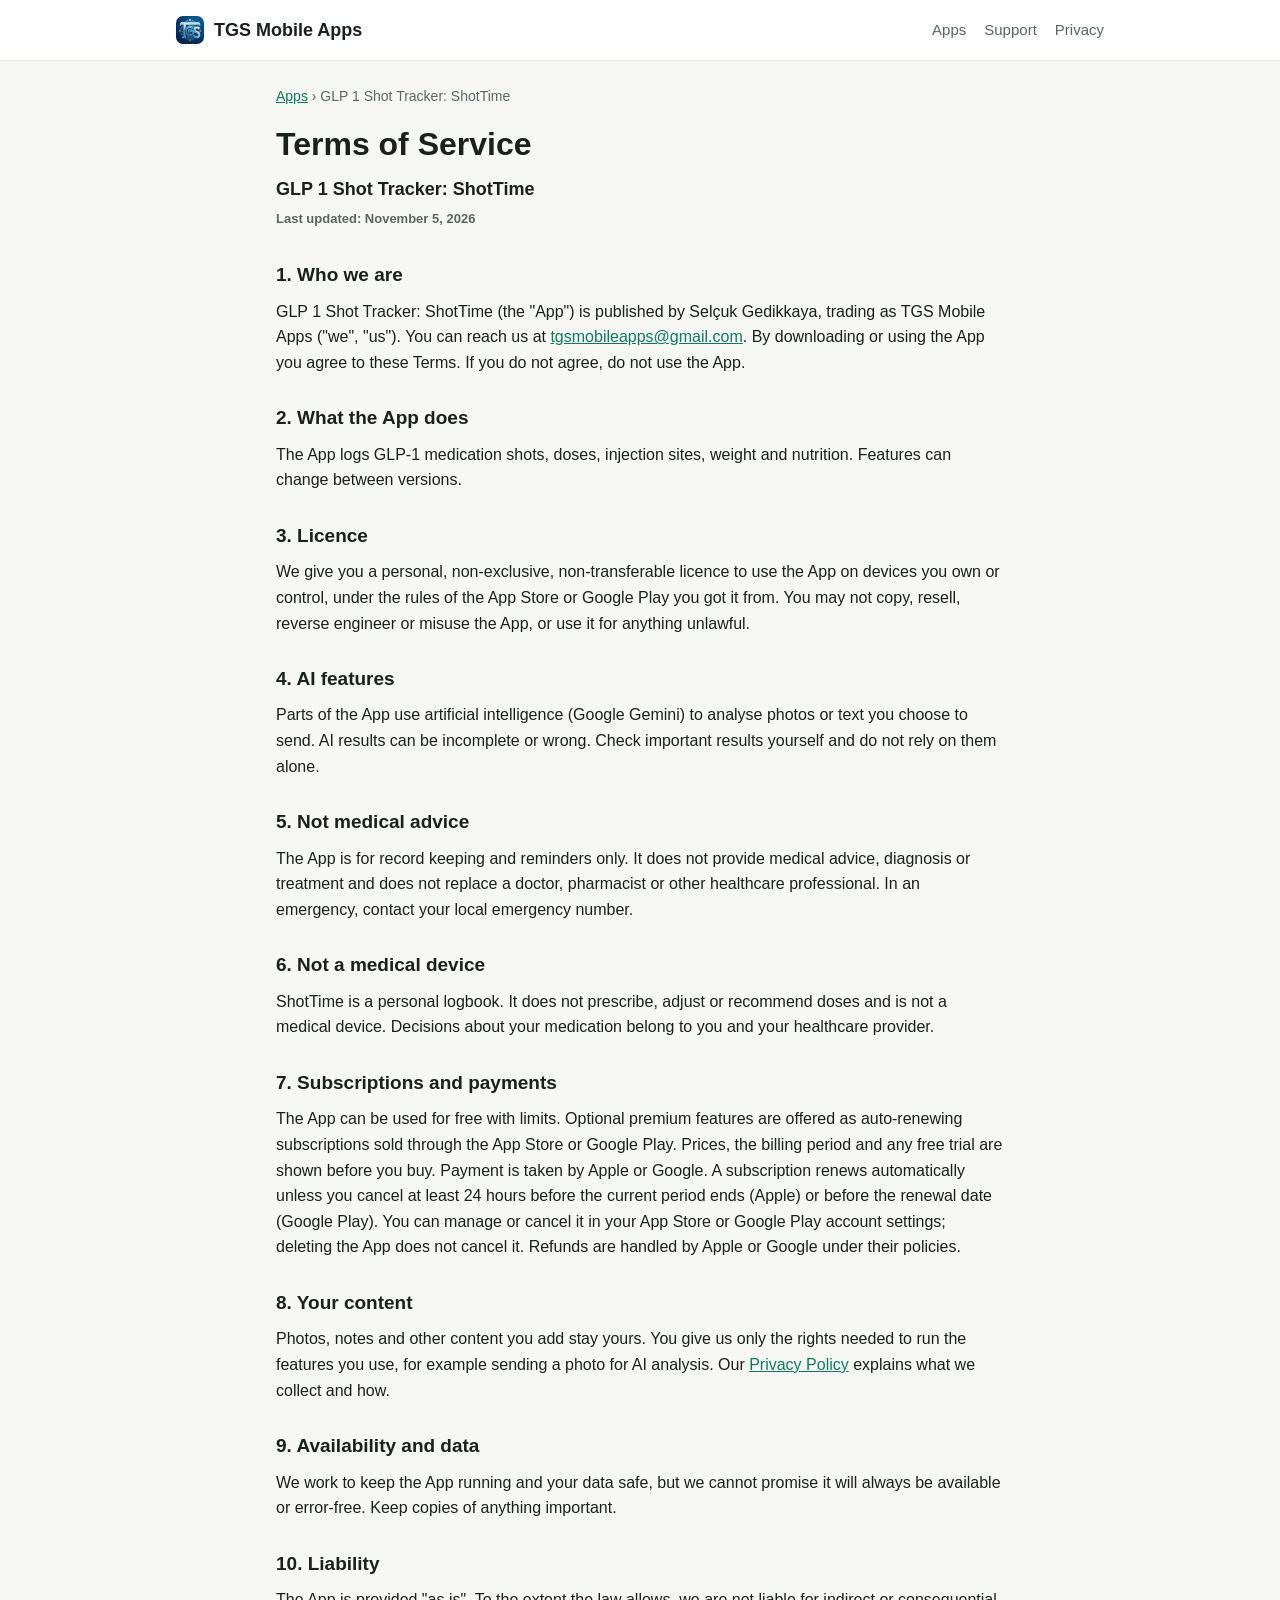
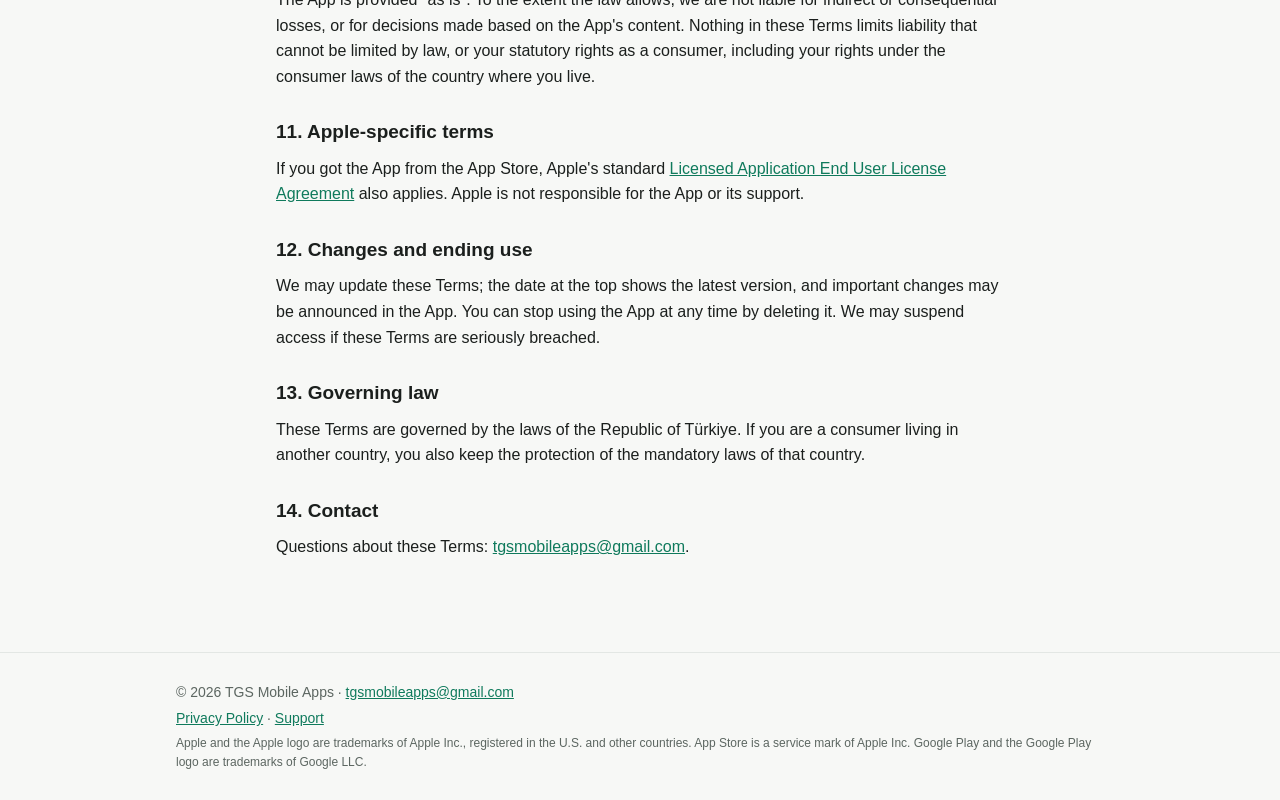
<file: terms/shottime.html>
<!DOCTYPE html>
<html lang="en">
<head>
<meta charset="UTF-8">
<meta name="viewport" content="width=device-width, initial-scale=1">
<title>Terms of Service – GLP 1 Shot Tracker: ShotTime</title>
<meta name="description" content="Terms of Service for GLP 1 Shot Tracker: ShotTime">
<link rel="stylesheet" href="../assets/site.css?v=0351285d">
<link rel="icon" type="image/png" sizes="32x32" href="../assets/brand/favicon-32.png">
<link rel="icon" type="image/png" sizes="16x16" href="../assets/brand/favicon-16.png">
<link rel="apple-touch-icon" href="../assets/brand/apple-touch-icon.png">
</head>
<body>
<header class="top"><div class="wrap">
  <a class="brand" href="../index.html"><img src="../assets/brand/apple-touch-icon.png" alt="" width="28" height="28">TGS Mobile Apps</a>
  <nav><a href="../index.html#apps">Apps</a><a href="../support.html">Support</a><a href="../privacy-policy.html">Privacy</a></nav>
</div></header>
<main class="wrap doc">
<p class="crumb"><a href="../index.html#apps">Apps</a> › GLP 1 Shot Tracker: ShotTime</p>
<h1>Terms of Service</h1>
<p class="lead">GLP 1 Shot Tracker: ShotTime<br><span class="small">Last updated: November 5, 2026</span></p>
<h2>1. Who we are</h2>
<p>GLP 1 Shot Tracker: ShotTime (the "App") is published by Selçuk Gedikkaya, trading as TGS Mobile Apps ("we", "us"). You can reach us at <a href="mailto:tgsmobileapps@gmail.com">tgsmobileapps@gmail.com</a>. By downloading or using the App you agree to these Terms. If you do not agree, do not use the App.</p>
<h2>2. What the App does</h2>
<p>The App logs GLP-1 medication shots, doses, injection sites, weight and nutrition. Features can change between versions.</p>
<h2>3. Licence</h2>
<p>We give you a personal, non-exclusive, non-transferable licence to use the App on devices you own or control, under the rules of the App Store or Google Play you got it from. You may not copy, resell, reverse engineer or misuse the App, or use it for anything unlawful.</p>
<h2>4. AI features</h2>
<p>Parts of the App use artificial intelligence (Google Gemini) to analyse photos or text you choose to send. AI results can be incomplete or wrong. Check important results yourself and do not rely on them alone.</p>
<h2>5. Not medical advice</h2>
<p>The App is for record keeping and reminders only. It does not provide medical advice, diagnosis or treatment and does not replace a doctor, pharmacist or other healthcare professional. In an emergency, contact your local emergency number.</p>
<h2>6. Not a medical device</h2>
<p>ShotTime is a personal logbook. It does not prescribe, adjust or recommend doses and is not a medical device. Decisions about your medication belong to you and your healthcare provider.</p>
<h2>7. Subscriptions and payments</h2>
<p>The App can be used for free with limits. Optional premium features are offered as auto-renewing subscriptions sold through the App Store or Google Play. Prices, the billing period and any free trial are shown before you buy. Payment is taken by Apple or Google. A subscription renews automatically unless you cancel at least 24 hours before the current period ends (Apple) or before the renewal date (Google Play). You can manage or cancel it in your App Store or Google Play account settings; deleting the App does not cancel it. Refunds are handled by Apple or Google under their policies.</p>
<h2>8. Your content</h2>
<p>Photos, notes and other content you add stay yours. You give us only the rights needed to run the features you use, for example sending a photo for AI analysis. Our <a href="../privacy-policy.html">Privacy Policy</a> explains what we collect and how.</p>
<h2>9. Availability and data</h2>
<p>We work to keep the App running and your data safe, but we cannot promise it will always be available or error-free. Keep copies of anything important.</p>
<h2>10. Liability</h2>
<p>The App is provided "as is". To the extent the law allows, we are not liable for indirect or consequential losses, or for decisions made based on the App's content. Nothing in these Terms limits liability that cannot be limited by law, or your statutory rights as a consumer, including your rights under the consumer laws of the country where you live.</p>
<h2>11. Apple-specific terms</h2>
<p>If you got the App from the App Store, Apple's standard <a href="https://www.apple.com/legal/internet-services/itunes/dev/stdeula/">Licensed Application End User License Agreement</a> also applies. Apple is not responsible for the App or its support.</p>
<h2>12. Changes and ending use</h2>
<p>We may update these Terms; the date at the top shows the latest version, and important changes may be announced in the App. You can stop using the App at any time by deleting it. We may suspend access if these Terms are seriously breached.</p>
<h2>13. Governing law</h2>
<p>These Terms are governed by the laws of the Republic of Türkiye. If you are a consumer living in another country, you also keep the protection of the mandatory laws of that country.</p>
<h2>14. Contact</h2>
<p>Questions about these Terms: <a href="mailto:tgsmobileapps@gmail.com">tgsmobileapps@gmail.com</a>.</p>
</main>
<footer><div class="wrap">
  <p>© 2026 TGS Mobile Apps · <a href="mailto:tgsmobileapps@gmail.com">tgsmobileapps@gmail.com</a></p>
  <p><a href="../privacy-policy.html">Privacy Policy</a> · <a href="../support.html">Support</a></p>
  <p class="legal">Apple and the Apple logo are trademarks of Apple Inc., registered in the U.S. and other countries. App Store is a service mark of Apple Inc. Google Play and the Google Play logo are trademarks of Google LLC.</p>
</div></footer>
</body>
</html>
</file>
<file: assets/site.css>
:root {
  --bg: #f7f8f6; --surface: #ffffff; --text: #1b1f1d; --muted: #5c6661;
  --line: #e3e7e4; --accent: #0f7a5c; --accent-soft: #e6f3ee;
}
@media (prefers-color-scheme: dark) {
  :root {
    --bg: #111413; --surface: #1a1f1d; --text: #eef2ef; --muted: #a3ada8;
    --line: #2a312e; --accent: #4cc79f; --accent-soft: #17302a;
  }
}
* { box-sizing: border-box; }
body {
  margin: 0; background: var(--bg); color: var(--text);
  font: 16px/1.6 -apple-system, BlinkMacSystemFont, "Segoe UI", Roboto, sans-serif;
}
a { color: var(--accent); }
.wrap { max-width: 960px; margin: 0 auto; padding: 0 16px; }
.top { border-bottom: 1px solid var(--line); background: var(--surface); }
.top .wrap { display: flex; align-items: center; justify-content: space-between; gap: 12px; min-height: 60px; flex-wrap: wrap; }
.brand { font-weight: 700; color: var(--text); text-decoration: none; font-size: 18px; display: inline-flex; align-items: center; gap: 10px; }
.brand img { border-radius: 7px; }
nav a { margin-left: 18px; color: var(--muted); text-decoration: none; font-size: 15px; }
nav a:hover { color: var(--accent); }
.hero { padding: 64px 0 40px; }
.hero h1 { font-size: clamp(30px, 5vw, 46px); line-height: 1.15; margin: 0 0 14px; letter-spacing: -0.02em; max-width: 14em; }
.hero p { font-size: 18px; color: var(--muted); max-width: 36em; margin: 0; }
h2 { font-size: 22px; margin: 40px 0 16px; }
.grid { display: grid; grid-template-columns: repeat(auto-fill, minmax(min(280px, 100%), 1fr)); gap: 16px; }
.card { display: flex; gap: 16px; background: var(--surface); border: 1px solid var(--line); border-radius: 16px; padding: 20px; }
.card > img { border-radius: 16px; flex: none; }
.card h3 { margin: 0 0 6px; font-size: 17px; line-height: 1.3; }
.card p { margin: 0 0 12px; color: var(--muted); font-size: 15px; }
.links { display: flex; gap: 8px; flex-wrap: wrap; margin-bottom: 10px; }
.links { align-items: center; }
.badge { display: inline-flex; line-height: 0; }
.badge img { height: 40px; width: auto; }
/* PNG'de rozetin çevresinde 41/250 oranında boşluk var: görünen kısım 40px olsun. */
.badge-play img { height: 59.5px; margin: -9.75px; }
.legal { font-size: 12px; }
.soon { font-size: 14px; color: var(--muted); border: 1px dashed var(--line); padding: 5px 12px; border-radius: 999px; }
.small { font-size: 13px; color: var(--muted); }
.card .small { margin: 0; }
.contact p { color: var(--muted); max-width: 40em; }
.doc { max-width: 760px; padding-top: 24px; padding-bottom: 24px; }
.doc h1 { margin: 8px 0 4px; font-size: 32px; }
.doc h2 { font-size: 19px; margin: 28px 0 8px; }
.doc p { margin: 0 0 12px; }
.lead { font-size: 18px; font-weight: 600; }
.crumb { font-size: 14px; color: var(--muted); margin: 0; }
footer { border-top: 1px solid var(--line); margin-top: 56px; padding: 24px 0; color: var(--muted); font-size: 14px; }
footer p { margin: 4px 0; }
@media (max-width: 520px) {
  nav a { margin: 0 14px 0 0; }
  .top .wrap { padding-top: 10px; padding-bottom: 10px; }
  .card { padding: 16px; gap: 12px; }
  .card > img { width: 56px; height: 56px; border-radius: 13px; }
}
</file>
